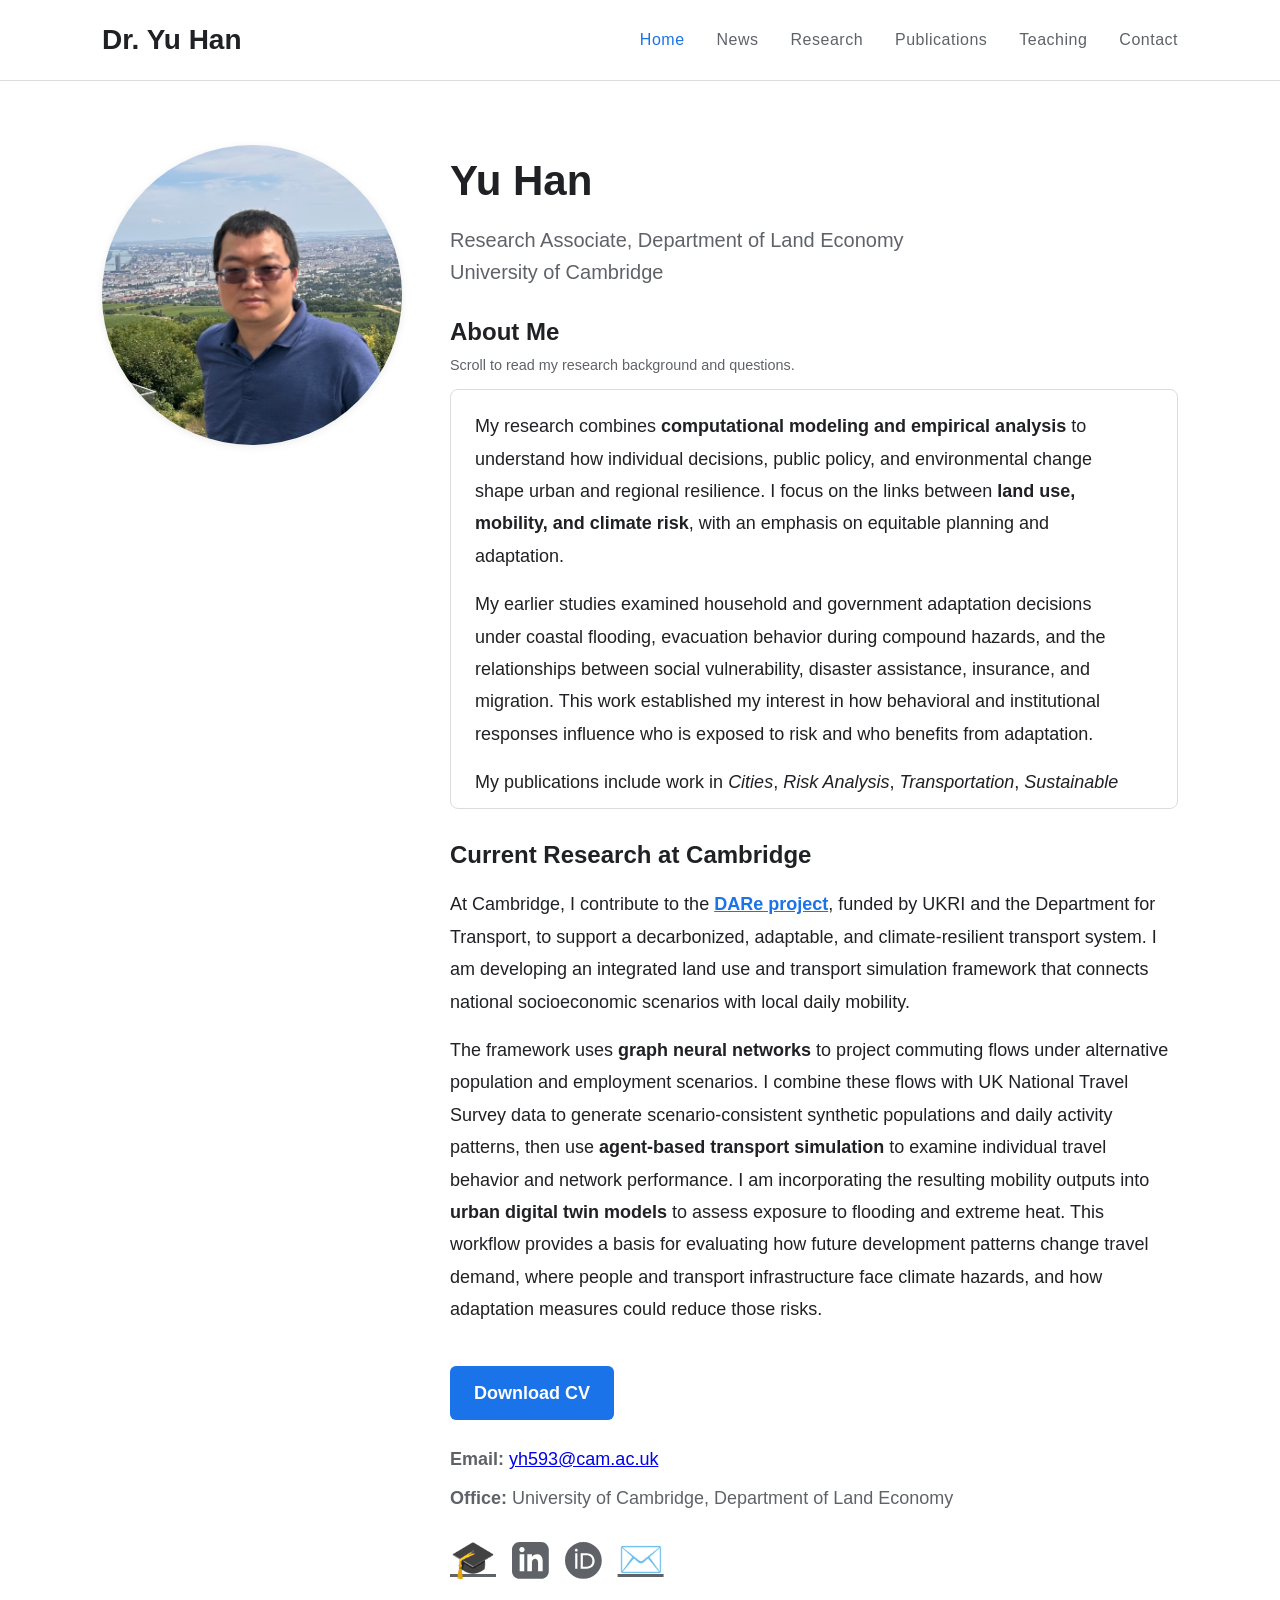
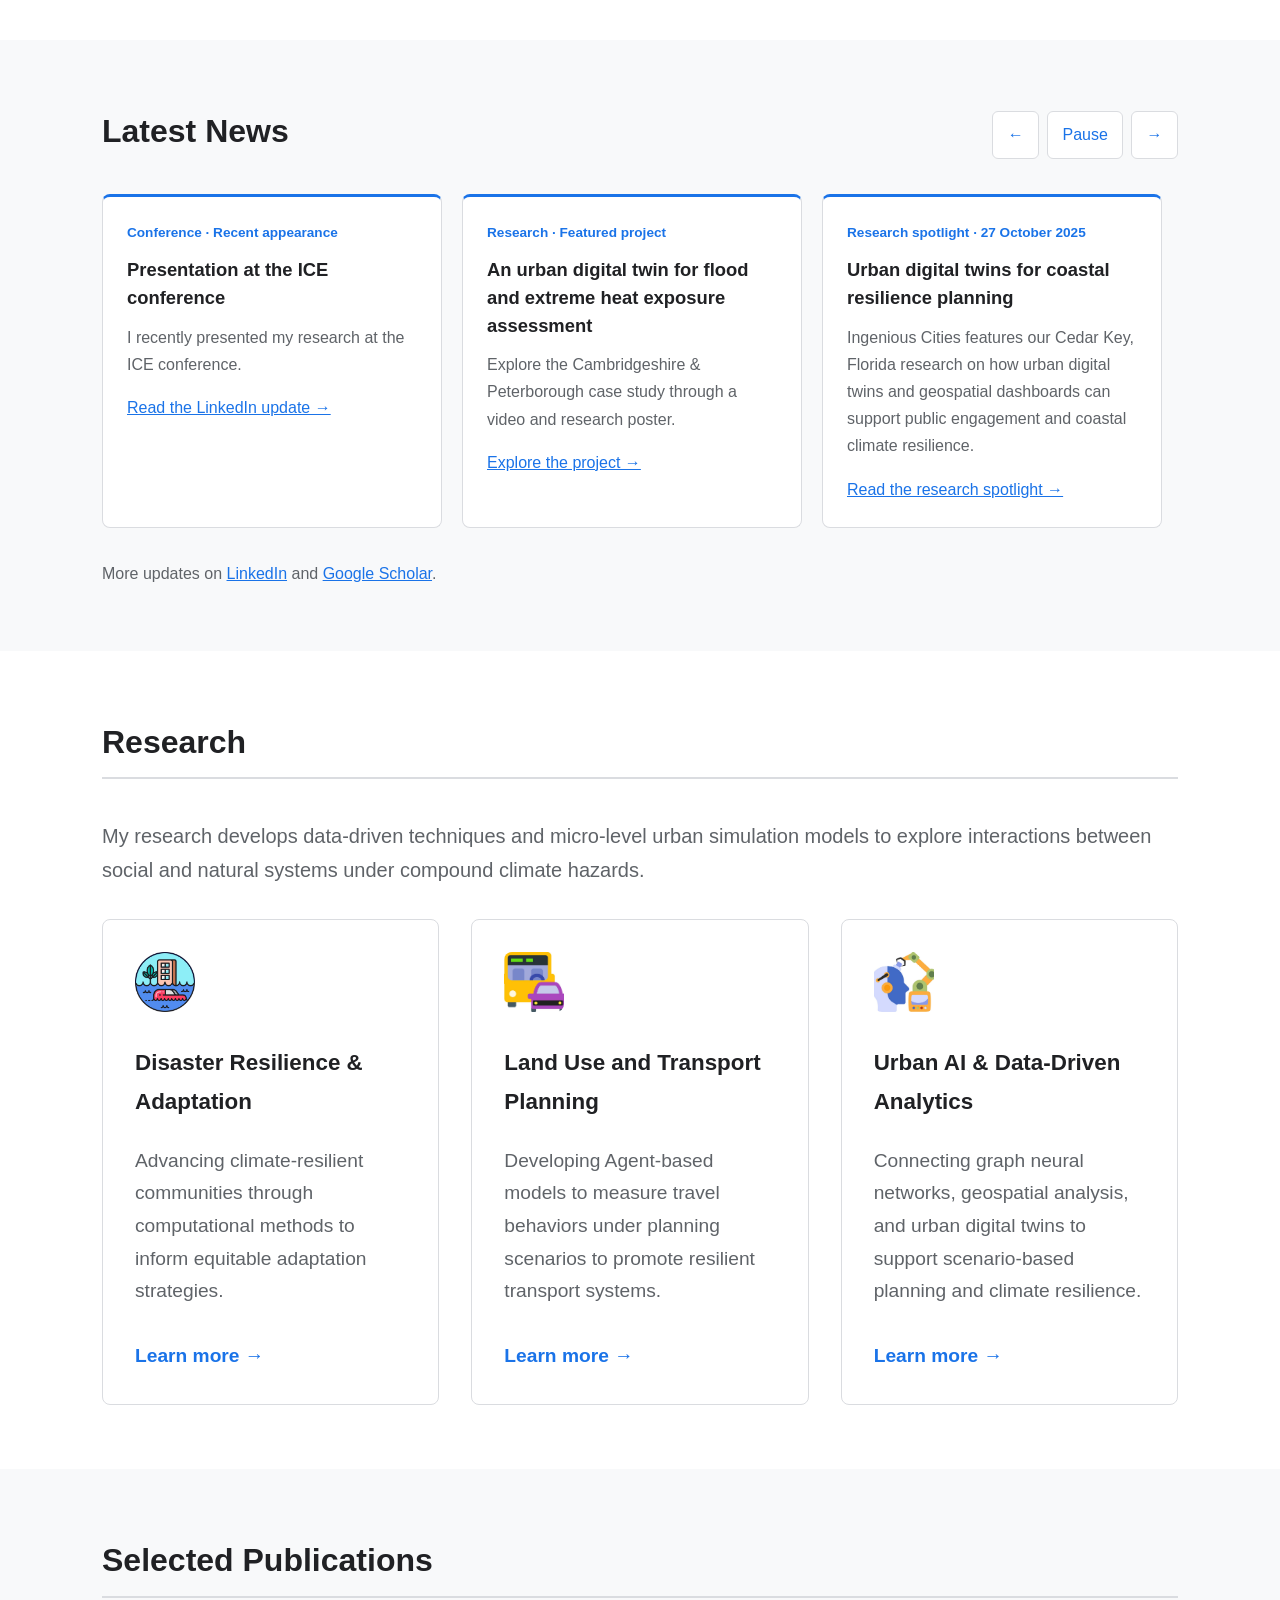
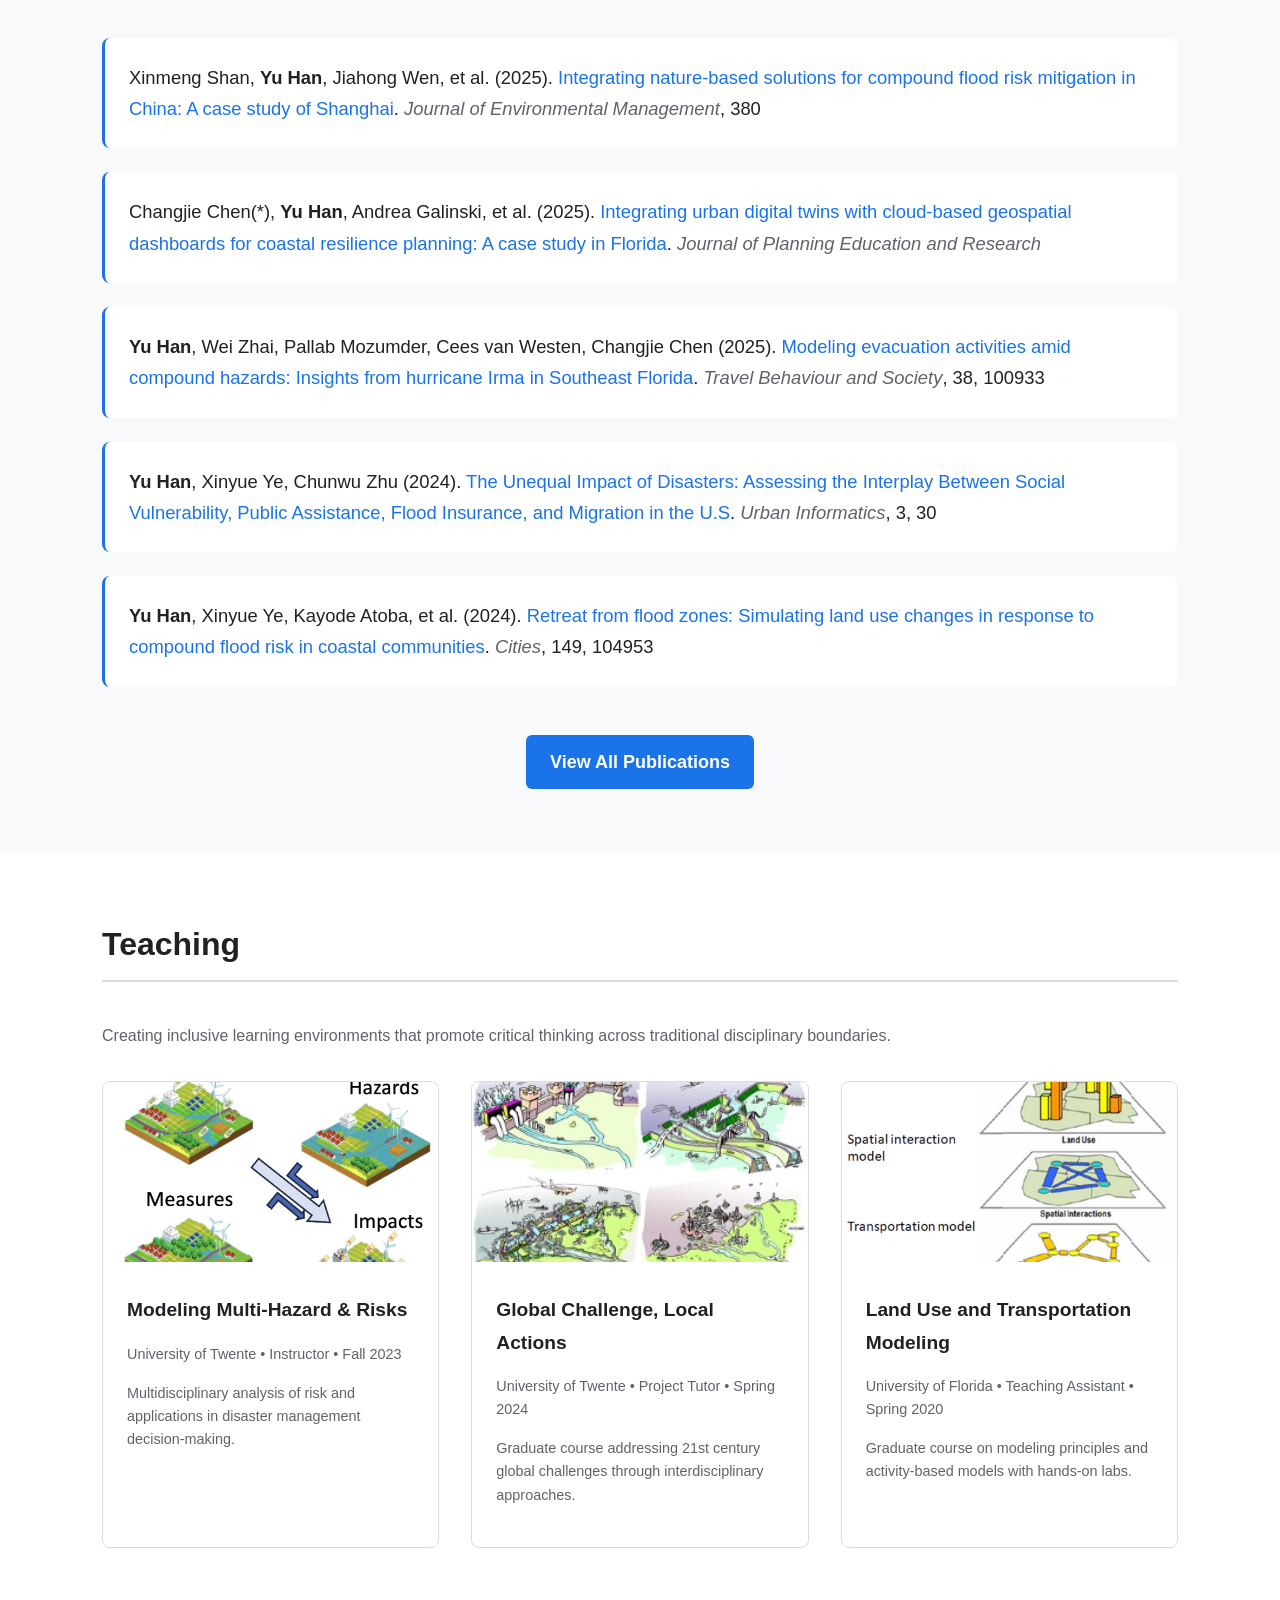
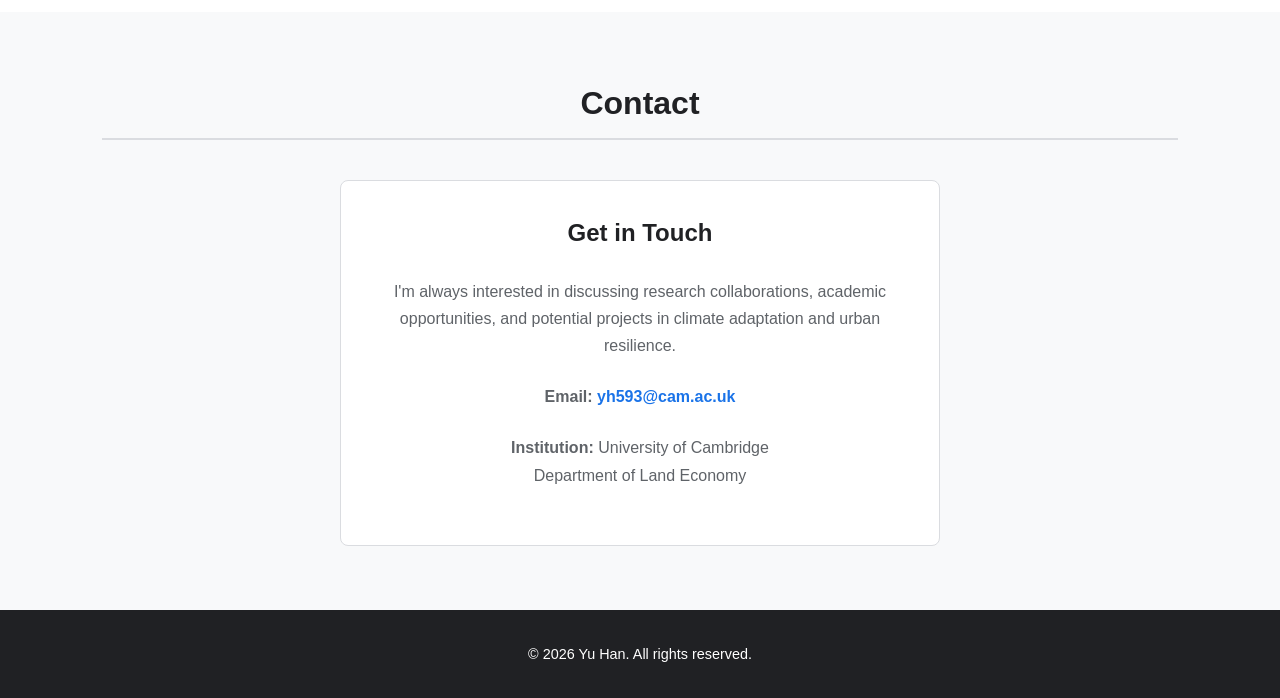
<file: index.html>
<!DOCTYPE html>
<html lang="en">
<head>
    <meta charset="UTF-8">
    <meta name="viewport" content="width=device-width, initial-scale=1.0">
    <meta name="description" content="Yu Han - Research Associate in Climate Adaptation & Transport Resilience at University of Cambridge">
    <title>Yu Han - Academic Portfolio</title>
    <style>
        * {
            margin: 0;
            padding: 0;
            box-sizing: border-box;
        }

        :root {
            /* Color System - Academic Purple Theme */
            --theme-color: #1a73e8;
            --theme-hover: #1557b0;
            --text-color: #202124;
            --text-secondary: #5f6368;
            --bg-color: #ffffff;
            --bg-secondary: #f8f9fa;
            --border-color: #dadce0;
            --shadow: 0 2px 8px rgba(0, 0, 0, 0.08);
            --shadow-hover: 0 4px 12px rgba(0, 0, 0, 0.12);
        }

        html {
            scroll-behavior: smooth;
        }

        body {
            font-family: -apple-system, BlinkMacSystemFont, 'Segoe UI', Roboto, Oxygen, Ubuntu, Cantarell, sans-serif;
            line-height: 1.7;
            color: var(--text-color);
            background-color: var(--bg-color);
            font-size: 16px;
        }

        /* Container System */
        .container {
            max-width: 1140px;
            margin: 0 auto;
            padding: 0 2rem;
        }

        @media (max-width: 1200px) {
            .container {
                max-width: 960px;
            }
        }

        @media (max-width: 992px) {
            .container {
                max-width: 720px;
            }
        }

        @media (max-width: 768px) {
            .container {
                max-width: 540px;
                padding: 0 1rem;
            }
        }

        /* Header - Sticky Navigation */
        header {
            position: sticky;
            top: 0;
            background: var(--bg-color);
            border-bottom: 1px solid var(--border-color);
            z-index: 1000;
            transition: box-shadow 0.3s ease;
        }

        header.scrolled {
            box-shadow: var(--shadow);
        }

        .nav-wrapper {
            display: flex;
            justify-content: space-between;
            align-items: center;
            padding: 1rem 0;
        }

        .logo {
            font-size: 28px;
            font-weight: 700;
            color: var(--text-color);
            text-decoration: none;
            transition: color 0.3s ease;
        }

        .logo:hover {
            color: var(--theme-color);
        }

        nav ul {
            display: flex;
            list-style: none;
            gap: 32px;
            margin: 0;
        }

        nav a {
            font-size: 16px;
            font-weight: 500;
            color: var(--text-secondary);
            text-decoration: none;
            transition: color 0.3s ease;
            letter-spacing: 0.5px;
        }

        nav a:hover,
        nav a.active {
            color: var(--theme-color);
        }

        .mobile-toggle {
            display: none;
            flex-direction: column;
            cursor: pointer;
            padding: 0.5rem;
        }

        .mobile-toggle span {
            width: 22px;
            height: 2px;
            background: var(--text-color);
            margin: 3px 0;
            transition: 0.3s;
        }

        /* Profile Section */
        .profile-section {
            padding: 4rem 0 3rem;
        }

        .profile-grid {
            display: grid;
            grid-template-columns: 300px 1fr;  /* Increased from 200px to 300px */
            gap: 3rem;
            align-items: start;
        }

        .profile-image {
            width: 300px;  /* Increased from 200px to 300px */
            height: 300px;  /* Increased from 200px to 300px */
            border-radius: 50%;
            object-fit: cover;
            box-shadow: var(--shadow);
        }

        .profile-content h1 {
            font-size: 42px;
            font-weight: 700;
            margin-bottom: 8px;
            color: var(--text-color);
        }

        .profile-subtitle {
            font-size: 20px;
            color: var(--text-secondary);
            margin-bottom: 24px;
            line-height: 1.6;
        }

        .profile-bio {
            font-size: 18px;
            color: var(--text-color);
            margin-bottom: 24px;
            line-height: 1.8;
        }

        .bio-scroll {
            max-height: 420px;
            overflow-y: scroll;
            scrollbar-gutter: stable;
            scrollbar-width: auto;
            scrollbar-color: var(--theme-color) var(--bg-secondary);
            padding: 1.25rem 1.5rem;
            border: 1px solid var(--border-color);
            border-radius: 8px;
            text-align: left;
        }

        .bio-scroll::-webkit-scrollbar { width: 10px; }
        .bio-scroll::-webkit-scrollbar-track { background: var(--bg-secondary); }
        .bio-scroll::-webkit-scrollbar-thumb { background: var(--theme-color); border-radius: 6px; }
        .bio-scroll p + p, .bio-scroll h3 { margin-top: 1rem; }
        .bio-scroll h3 { font-size: 1.1rem; line-height: 1.5; margin-bottom: .75rem; }
        .bio-scroll:focus-visible { outline: 3px solid var(--theme-color); outline-offset: 4px; }
        .bio-hint { font-size: .9rem; color: var(--text-secondary); margin-bottom: .75rem; }
        .current-research { text-align: left; }
        .current-research h2 { font-size: 1.5rem; margin-bottom: .75rem; }
        .current-research p + p { margin-top: 1rem; }
        .current-research a { color: var(--theme-color); }

        .contact-info {
            font-size: 18px;
            color: var(--text-secondary);
            margin-top: 24px;
        }

        .contact-info p {
            margin: 0.5rem 0;
        }

        .social-links {
            display: flex;
            gap: 1rem;
            margin-top: 1rem;
        }

        .social-links a {
            color: var(--text-secondary);
            font-size: 2.3rem;
            transition: color 0.3s ease;
            display: flex;
            align-items: center;
        }

        .social-links a:hover {
            color: var(--theme-color);
        }
        
        .social-links svg {
            width: 2.3rem;
            height: 2.3rem;
        }

        .btn-primary {
            display: inline-block;
            padding: 12px 24px;
            background: var(--theme-color);
            color: white;
            text-decoration: none;
            border-radius: 6px;
            font-weight: 600;
            font-size: 18px;
            transition: all 0.3s ease;
            margin-top: 16px;
        }

        .btn-primary:hover {
            background: var(--theme-hover);
            transform: translateY(-2px);
            box-shadow: var(--shadow-hover);
        }

        /* Section Styling */
        section {
            padding: 4rem 0;
        }

        section:nth-child(even) {
            background-color: var(--bg-secondary);
        }

        .section-title {
            font-size: 32px;
            font-weight: 700;
            margin-bottom: 40px;
            color: var(--text-color);
            padding-bottom: 8px;
            border-bottom: 2px solid var(--border-color);
        }

        /* Research Cards */
        .research-grid {
            display: grid;
            grid-template-columns: repeat(auto-fit, minmax(300px, 1fr));
            gap: 2rem;
            margin-top: 2rem;
        }

        .research-card {
            background: var(--bg-color);
            padding: 2rem;
            border-radius: 8px;
            border: 1px solid var(--border-color);
            transition: all 0.3s ease;
        }

        .research-card:hover {
            transform: translateY(-4px);
            box-shadow: var(--shadow-hover);
            border-color: var(--theme-color);
        }

        .research-icon {
            width: 60px;
            height: 60px;
            border-radius: 8px;
            object-fit: cover;
            margin-bottom: 1.5rem;
        }

        .research-card h3 {
            font-size: 1.4rem;
            font-weight: 600;
            margin-bottom: 1.5rem;
            color: var(--text-color);
        }

        .research-card p {
            font-size: 1.2rem;
            color: var(--text-secondary);
            line-height: 1.7;
            margin-bottom: 2rem;
        }

        .research-link {
            display: inline-block;
            color: var(--theme-color);
            text-decoration: none;
            font-weight: 600;
            font-size: 1.2rem;
            transition: all 0.3s ease;
        }

        .research-link:hover {
            color: var(--theme-hover);
            text-decoration: underline;
        }

        /* Publications List */
        .publication-list {
            list-style: none;
            margin-top: 2rem;
        }

        .publication-item {
            background: var(--bg-color);
            padding: 1.5rem;
            margin-bottom: 1.5rem;
            border-radius: 8px;
            border-left: 3px solid var(--theme-color);
            transition: all 0.3s ease;
        }

        .publication-item:hover {
            box-shadow: var(--shadow);
            transform: translateX(4px);
        }

        .publication-item p {
            font-size: 1.15rem;
            line-height: 1.7;
            margin: 0;
        }

        .publication-item strong {
            color: var(--text-color);
            font-weight: 600;
        }

        .publication-item a {
            color: var(--theme-color);
            text-decoration: none;
            transition: color 0.3s ease;
        }

        .publication-item a:hover {
            color: var(--theme-hover);
            text-decoration: underline;
        }

        .publication-item i {
            color: var(--text-secondary);
            font-style: italic;
        }

        .view-all {
            text-align: center;
            margin-top: 2rem;
        }

        /* Teaching Grid */
        .teaching-grid {
            display: grid;
            grid-template-columns: repeat(auto-fit, minmax(300px, 1fr));
            gap: 2rem;
            margin-top: 2rem;
        }

        .teaching-card {
            background: var(--bg-color);
            border-radius: 8px;
            overflow: hidden;
            border: 1px solid var(--border-color);
            transition: all 0.3s ease;
        }

        .teaching-card:hover {
            transform: translateY(-4px);
            box-shadow: var(--shadow-hover);
        }

        .teaching-card a {
            text-decoration: none;
            color: inherit;
            display: block;
        }

        .teaching-image {
            width: 100%;
            height: 180px;
            object-fit: cover;
        }

        .teaching-content {
            padding: 1.5rem;
        }

        .teaching-content h3 {
            font-size: 1.2rem;
            font-weight: 600;
            margin-bottom: 1rem;
            color: var(--text-color);
        }

        .teaching-meta {
            font-size: 0.85rem;
            color: var(--text-secondary);
            margin-bottom: 1.5rem;
            font-weight: 500;
        }

        .teaching-content p {
            font-size: 0.9rem;
            color: var(--text-secondary);
            line-height: 1.6;
            margin-bottom: 1rem;
        }

        /* Contact Section */
        .contact-box {
            max-width: 600px;
            margin: 0 auto;
            text-align: center;
            padding: 2rem;
            background: var(--bg-color);
            border-radius: 8px;
            border: 1px solid var(--border-color);
        }

        .contact-box h3 {
            font-size: 1.5rem;
            margin-bottom: 1.5rem;
            color: var(--text-color);
        }

        .contact-box p {
            font-size: 1rem;
            color: var(--text-secondary);
            line-height: 1.7;
            margin-bottom: 1.5rem;
        }

        .contact-box a {
            color: var(--theme-color);
            text-decoration: none;
            font-weight: 600;
            transition: color 0.3s ease;
        }

        .contact-box a:hover {
            color: var(--theme-hover);
            text-decoration: underline;
        }

        /* Footer */
        footer {
            background: var(--text-color);
            color: white;
            padding: 2rem 0;
            text-align: center;
        }

        footer p {
            margin: 0;
            font-size: 0.9rem;
        }

        /* Responsive Design */
        @media (max-width: 768px) {
            .profile-grid {
                grid-template-columns: 1fr;
                text-align: center;
                gap: 2rem;
            }

            .profile-image {
                margin: 0 auto;
            }

            nav ul {
                display: none;
                position: absolute;
                top: 100%;
                left: 0;
                right: 0;
                background: var(--bg-color);
                flex-direction: column;
                padding: 1rem;
                border-bottom: 1px solid var(--border-color);
                gap: 0;
            }

            nav ul.active {
                display: flex;
            }

            nav li {
                padding: 0.75rem 0;
            }

            .mobile-toggle {
                display: flex;
            }

            .profile-content h1 {
                font-size: 2rem;
            }

            section {
                padding: 3rem 0;
            }

            .research-grid,
            .teaching-grid {
                grid-template-columns: 1fr;
            }
        }

        /* Utility Classes */
        .text-center {
            text-align: center;
        }

        .mt-2 {
            margin-top: 2rem;
        }
    </style>
    <link rel="stylesheet" href="assets/news.css">
</head>
<body>
    <header id="header">
        <div class="container">
            <div class="nav-wrapper">
                <a href="#home" class="logo">Dr. Yu Han</a>
                <nav>
                    <ul id="nav-menu">
                        <li><a href="#home" class="active">Home</a></li>
                        <li><a href="#news">News</a></li>
                        <li><a href="#research">Research</a></li>
                        <li><a href="#publications">Publications</a></li>
                        <li><a href="#teaching">Teaching</a></li>
                        <li><a href="#contact">Contact</a></li>
                    </ul>
                </nav>
                <div class="mobile-toggle" id="mobile-toggle">
                    <span></span>
                    <span></span>
                    <span></span>
                </div>
            </div>
        </div>
    </header>

    <main>
        <!-- Profile Section -->
        <section id="home" class="profile-section">
            <div class="container">
                <div class="profile-grid">
                    <img src="images/Yu_1423.jpg" alt="Yu Han" class="profile-image">
                    <div class="profile-content">
                        <h1>Yu Han</h1>
                        <p class="profile-subtitle">Research Associate, Department of Land Economy<br>University of Cambridge</p> 
                        <h2 id="about-title">About Me</h2>
                        <p id="bio-hint" class="bio-hint">Scroll to read my research background and questions.</p>
                        <div class="profile-bio bio-scroll" tabindex="0" role="region" aria-labelledby="about-title" aria-describedby="bio-hint">
                            <p>My research combines <strong>computational modeling and empirical analysis</strong> to understand how individual decisions, public policy, and environmental change shape urban and regional resilience. I focus on the links between <strong>land use, mobility, and climate risk</strong>, with an emphasis on equitable planning and adaptation.</p>
                            <p>My earlier studies examined household and government adaptation decisions under coastal flooding, evacuation behavior during compound hazards, and the relationships between social vulnerability, disaster assistance, insurance, and migration. This work established my interest in how behavioral and institutional responses influence who is exposed to risk and who benefits from adaptation.</p>
                            <p>My publications include work in <em>Cities</em>, <em>Risk Analysis</em>, <em>Transportation</em>, <em>Sustainable Cities and Society</em>, and <em>Travel Behaviour and Society</em>. Research and teaching across the United States, China, the Netherlands, and the United Kingdom have shaped my interdisciplinary approach to collaboration across planning, engineering, and environmental science.</p>
                            <h3>Research Question 1: How can we integrate social–physical systems to identify actionable pathways for adaptation planning?</h3>
                            <p>I use <strong>agent-based models</strong> and spatial analysis to connect hazard exposure with household decisions and government interventions. By examining direct losses and indirect disruptions together, I investigate how adaptation strategies affect communities with different resources and vulnerabilities.</p>
                            <h3>Research Question 2: How can we integrate heterogeneous data, simulation, and AI to improve resilience planning under climate uncertainty?</h3>
                            <p>I explore how heterogeneous datasets, scenario analysis, and <strong>digital twin approaches</strong> can make complex interactions between social and physical systems more useful for planning. My aim is to communicate uncertainty, compare adaptation options, and support informed public engagement.</p>
                        </div>

                        <div class="profile-bio current-research">
                            <h2>Current Research at Cambridge</h2>
                            <p>At Cambridge, I contribute to the <strong><a href="https://dare.ac.uk/about-us/our-team/yu-han/" target="_blank" rel="noopener noreferrer">DARe project</a></strong>, funded by UKRI and the Department for Transport, to support a decarbonized, adaptable, and climate-resilient transport system. I am developing an integrated land use and transport simulation framework that connects national socioeconomic scenarios with local daily mobility.</p>
                            <p>The framework uses <strong>graph neural networks</strong> to project commuting flows under alternative population and employment scenarios. I combine these flows with UK National Travel Survey data to generate scenario-consistent synthetic populations and daily activity patterns, then use <strong>agent-based transport simulation</strong> to examine individual travel behavior and network performance. I am incorporating the resulting mobility outputs into <strong>urban digital twin models</strong> to assess exposure to flooding and extreme heat. This workflow provides a basis for evaluating how future development patterns change travel demand, where people and transport infrastructure face climate hazards, and how adaptation measures could reduce those risks.</p>
                        </div>

                        <a href="cv/CV_YuHan.pdf" class="btn-primary" download>Download CV</a>

                        <div class="contact-info">
                            <p><strong>Email:</strong> <a href="mailto:yh593@cam.ac.uk">yh593@cam.ac.uk</a></p>
                            <p><strong>Office:</strong> University of Cambridge, Department of Land Economy</p>
                        </div>

                        <div class="social-links">
                            <a href="https://scholar.google.com/citations?user=oy7GClQAAAAJ&hl=en" target="_blank" title="Google Scholar">🎓</a>
                            <a href="https://www.linkedin.com/in/yu-han-79998865/" target="_blank" title="LinkedIn">
                                <svg xmlns="http://www.w3.org/2000/svg" width="24" height="24" viewBox="0 0 24 24" fill="currentColor">
                                    <path d="M19 0h-14c-2.761 0-5 2.239-5 5v14c0 2.761 2.239 5 5 5h14c2.762 0 5-2.239 5-5v-14c0-2.761-2.238-5-5-5zm-11 19h-3v-11h3v11zm-1.5-12.268c-.966 0-1.75-.79-1.75-1.764s.784-1.764 1.75-1.764 1.75.79 1.75 1.764-.783 1.764-1.75 1.764zm13.5 12.268h-3v-5.604c0-3.368-4-3.113-4 0v5.604h-3v-11h3v1.765c1.396-2.586 7-2.777 7 2.476v6.759z"/>
                                </svg>
                            </a>
                            <a href="https://orcid.org/0000-0003-2361-9802" target="_blank" title="ORCID">
                                <svg xmlns="http://www.w3.org/2000/svg" width="24" height="24" viewBox="0 0 24 24" fill="currentColor">
                                    <path d="M12 0C5.372 0 0 5.372 0 12s5.372 12 12 12 12-5.372 12-12S18.628 0 12 0zM7.369 4.378c.525 0 .947.431.947.947s-.422.947-.947.947-.947-.431-.947-.947.422-.947.947-.947zm-.722 3.038h1.444v10.041H6.647V7.416zm3.562 0h3.9c3.712 0 5.203 2.725 5.203 5.022 0 2.687-1.888 5.019-5.237 5.019h-3.866V7.416zm1.444 1.303v7.444h2.297c3.278 0 3.9-2.459 3.9-3.722 0-2.047-1.159-3.722-3.9-3.722h-2.297z"/>
                                </svg>
                            </a>
                            <a href="mailto:yh593@cam.ac.uk" title="Email">✉️</a>
                        </div>
                    </div>
                </div>
            </div>
        </section>

        <!-- Curated news: add new cards here, newest first. -->
        <section id="news" class="news-section" aria-labelledby="news-title">
            <div class="container">
                <div class="news-heading">
                    <h2 id="news-title" class="section-title">Latest News</h2>
                    <div class="news-controls" aria-label="News scrolling controls">
                        <button type="button" data-news-direction="-1" aria-label="Previous news" aria-controls="news-track">←</button>
                        <button type="button" id="news-pause" aria-controls="news-track">Pause</button>
                        <button type="button" data-news-direction="1" aria-label="Next news" aria-controls="news-track">→</button>
                    </div>
                </div>
                <div id="news-track" class="news-track" tabindex="0" role="region" aria-label="Recent conferences, research, and publications">
                    <article class="news-card">
                        <p class="news-meta">Conference · Recent appearance</p>
                        <h3>Presentation at the ICE conference</h3>
                        <p>I recently presented my research at the ICE conference.</p>
                        <a href="https://www.linkedin.com/feed/update/urn:li:activity:7513261581267546112/" target="_blank" rel="noopener noreferrer">Read the LinkedIn update →</a>
                    </article>
                    <article class="news-card">
                        <p class="news-meta">Research · Featured project</p>
                        <h3>An urban digital twin for flood and extreme heat exposure assessment</h3>
                        <p>Explore the Cambridgeshire &amp; Peterborough case study through a video and research poster.</p>
                        <a href="urbanresilience.html#urban-digital-twin">Explore the project →</a>
                    </article>
                    <article class="news-card">
                        <p class="news-meta">Research spotlight · <time datetime="2025-10-27">27 October 2025</time></p>
                        <h3>Urban digital twins for coastal resilience planning</h3>
                        <p>Ingenious Cities features our Cedar Key, Florida research on how urban digital twins and geospatial dashboards can support public engagement and coastal climate resilience.</p>
                        <a href="https://journalper.substack.com/p/urban-digital-twins" target="_blank" rel="noopener noreferrer">Read the research spotlight →</a>
                    </article>
                    <article class="news-card">
                        <p class="news-meta">Publication · 2025</p>
                        <h3>Nature-based solutions for compound flood risk</h3>
                        <p>Our Shanghai case study examines compound flood risk mitigation in the Journal of Environmental Management.</p>
                        <a href="https://doi.org/10.1016/j.jenvman.2025.125155" target="_blank" rel="noopener noreferrer">Read the article →</a>
                    </article>
                </div>
                <p class="news-sources">More updates on <a href="https://www.linkedin.com/in/yu-han-79998865/" target="_blank" rel="noopener noreferrer">LinkedIn</a> and <a href="https://scholar.google.com/citations?user=oy7GClQAAAAJ&amp;hl=en" target="_blank" rel="noopener noreferrer">Google Scholar</a>.</p>
            </div>
        </section>

        <!-- Research Section -->
        <section id="research">
            <div class="container">
                <h2 class="section-title">Research</h2>
                <p style="color: var(--text-secondary); margin-bottom: 32px; font-size: 20px; line-height: 1.7;">My research develops data-driven techniques and micro-level urban simulation models to explore interactions between social and natural systems under compound climate hazards.</p>
                
                <div class="research-grid">
                    <div class="research-card">
                        <img src="images/pics/Flood.jpg" alt="Disaster Resilience" class="research-icon">
                        <h3>Disaster Resilience & Adaptation</h3>
                        <p>Advancing climate-resilient communities through computational methods to inform equitable adaptation strategies.</p>
                        <a href="adaptation.html" class="research-link">Learn more →</a>
                    </div>
                    
                    <div class="research-card">
                        <img src="images/pics/Transportation.jpg" alt="Transport Systems" class="research-icon">
                        <h3>Land Use and Transport Planning</h3>
                        <p>Developing Agent-based models to measure travel behaviors under planning scenarios to promote resilient transport systems.</p>
                        <a href="urbanresilience.html" class="research-link">Learn more →</a>
                    </div>
                    
                    <div class="research-card">
                        <img src="images/pics/AI.jpg" alt="Data Analytics" class="research-icon">
                        <h3>Urban AI &amp; Data-Driven Analytics</h3>
                        <p>Connecting graph neural networks, geospatial analysis, and urban digital twins to support scenario-based planning and climate resilience.</p>
                        <a href="datadrivenrisk.html" class="research-link">Learn more →</a>
                    </div>
                </div>
            </div>
        </section>

        <!-- Publications Section -->
        <section id="publications">
            <div class="container">
                <h2 class="section-title">Selected Publications</h2>
                
                <ul class="publication-list">
                    <li class="publication-item">
                        <p>Xinmeng Shan, <strong>Yu Han</strong>, Jiahong Wen, et al. (2025). <a href="https://doi.org/10.1016/j.jenvman.2025.125155">Integrating nature-based solutions for compound flood risk mitigation in China: A case study of Shanghai</a>. <i>Journal of Environmental Management</i>, 380</p>
                    </li>

                    <li class="publication-item">
                        <p>Changjie Chen(*), <strong>Yu Han</strong>, Andrea Galinski, et al. (2025). <a href="https://doi.org/10.1177/0739456X251316185">Integrating urban digital twins with cloud-based geospatial dashboards for coastal resilience planning: A case study in Florida</a>. <i>Journal of Planning Education and Research</i></p>
                    </li>

                    <li class="publication-item">
                        <p><strong>Yu Han</strong>, Wei Zhai, Pallab Mozumder, Cees van Westen, Changjie Chen (2025). <a href="https://doi.org/10.1016/j.tbs.2024.100933">Modeling evacuation activities amid compound hazards: Insights from hurricane Irma in Southeast Florida</a>. <i>Travel Behaviour and Society</i>, 38, 100933</p>
                    </li>

                    <li class="publication-item">
                        <p><strong>Yu Han</strong>, Xinyue Ye, Chunwu Zhu (2024). <a href="https://link.springer.com/article/10.1007/s44212-024-00061-9">The Unequal Impact of Disasters: Assessing the Interplay Between Social Vulnerability, Public Assistance, Flood Insurance, and Migration in the U.S</a>. <i>Urban Informatics</i>, 3, 30</p>
                    </li>

                    <li class="publication-item">
                        <p><strong>Yu Han</strong>, Xinyue Ye, Kayode Atoba, et al. (2024). <a href="https://doi.org/10.1016/j.cities.2024.104953">Retreat from flood zones: Simulating land use changes in response to compound flood risk in coastal communities</a>. <i>Cities</i>, 149, 104953</p>
                    </li>
                </ul>

                <div class="view-all">
                    <a href="https://scholar.google.com/citations?user=oy7GClQAAAAJ&hl=en" class="btn-primary" target="_blank">View All Publications</a>
                </div>
            </div>
        </section>

        <!-- Teaching Section -->
        <section id="teaching">
            <div class="container">
                <h2 class="section-title">Teaching</h2>
                <p style="color: var(--text-secondary); margin-bottom: 2rem;">Creating inclusive learning environments that promote critical thinking across traditional disciplinary boundaries.</p>
                
                <div class="teaching-grid">
                    <div class="teaching-card">
                        <a href="teachexperience.html#disaster-risk-management">
                            <img src="images/course1.jpg" alt="Disaster Risk Management" class="teaching-image">
                            <div class="teaching-content">
                                <h3>Modeling Multi-Hazard &amp; Risks</h3>
                                <p class="teaching-meta">University of Twente • Instructor • Fall 2023</p>
                                <p>Multidisciplinary analysis of risk and applications in disaster management decision-making.</p>
                            </div>
                        </a>
                    </div>

                    <div class="teaching-card">
                        <a href="teachexperience.html#global-challenge-local-actions">
                            <img src="images/course2.jpg" alt="Global Challenges" class="teaching-image">
                            <div class="teaching-content">
                                <h3>Global Challenge, Local Actions</h3>
                                <p class="teaching-meta">University of Twente • Project Tutor • Spring 2024</p>
                                <p>Graduate course addressing 21st century global challenges through interdisciplinary approaches.</p>
                            </div>
                        </a>
                    </div>

                    <div class="teaching-card">
                        <a href="teachexperience.html#land-use-transportation-modeling">
                            <img src="images/course3-2.jpg" alt="Transportation Modeling" class="teaching-image">
                            <div class="teaching-content">
                                <h3>Land Use and Transportation Modeling</h3>
                                <p class="teaching-meta">University of Florida • Teaching Assistant • Spring 2020</p>
                                <p>Graduate course on modeling principles and activity-based models with hands-on labs.</p>
                            </div>
                        </a>
                    </div>
                </div>
            </div>
        </section>

        <!-- Contact Section -->
        <section id="contact">
            <div class="container">
                <h2 class="section-title text-center">Contact</h2>
                <div class="contact-box">
                    <h3>Get in Touch</h3>
                    <p>I'm always interested in discussing research collaborations, academic opportunities, and potential projects in climate adaptation and urban resilience.</p>
                    <p><strong>Email:</strong> <a href="mailto:yh593@cam.ac.uk">yh593@cam.ac.uk</a></p>
                    <p><strong>Institution:</strong> University of Cambridge<br>Department of Land Economy</p>
                </div>
            </div>
        </section>
    </main>

    <footer>
        <div class="container">
            <p>&copy; 2026 Yu Han. All rights reserved.</p>
        </div>
    </footer>

    <script>
        // Mobile menu toggle
        const mobileToggle = document.getElementById('mobile-toggle');
        const navMenu = document.getElementById('nav-menu');

        mobileToggle.addEventListener('click', () => {
            navMenu.classList.toggle('active');
        });

        // Close mobile menu when clicking a link
        document.querySelectorAll('nav a').forEach(link => {
            link.addEventListener('click', () => {
                navMenu.classList.remove('active');
            });
        });

        // Active navigation on scroll
        const sections = document.querySelectorAll('section[id]');
        const navLinks = document.querySelectorAll('nav a');

        window.addEventListener('scroll', () => {
            let current = '';
            
            sections.forEach(section => {
                const sectionTop = section.offsetTop;
                const sectionHeight = section.clientHeight;
                if (scrollY >= (sectionTop - 200)) {
                    current = section.getAttribute('id');
                }
            });

            navLinks.forEach(link => {
                link.classList.remove('active');
                if (link.getAttribute('href') === '#' + current) {
                    link.classList.add('active');
                }
            });

            // Add shadow to header on scroll
            const header = document.getElementById('header');
            if (window.scrollY > 0) {
                header.classList.add('scrolled');
            } else {
                header.classList.remove('scrolled');
            }
        });
    </script>
    <script src="assets/news.js" defer></script>
</body>
</html>
</file>
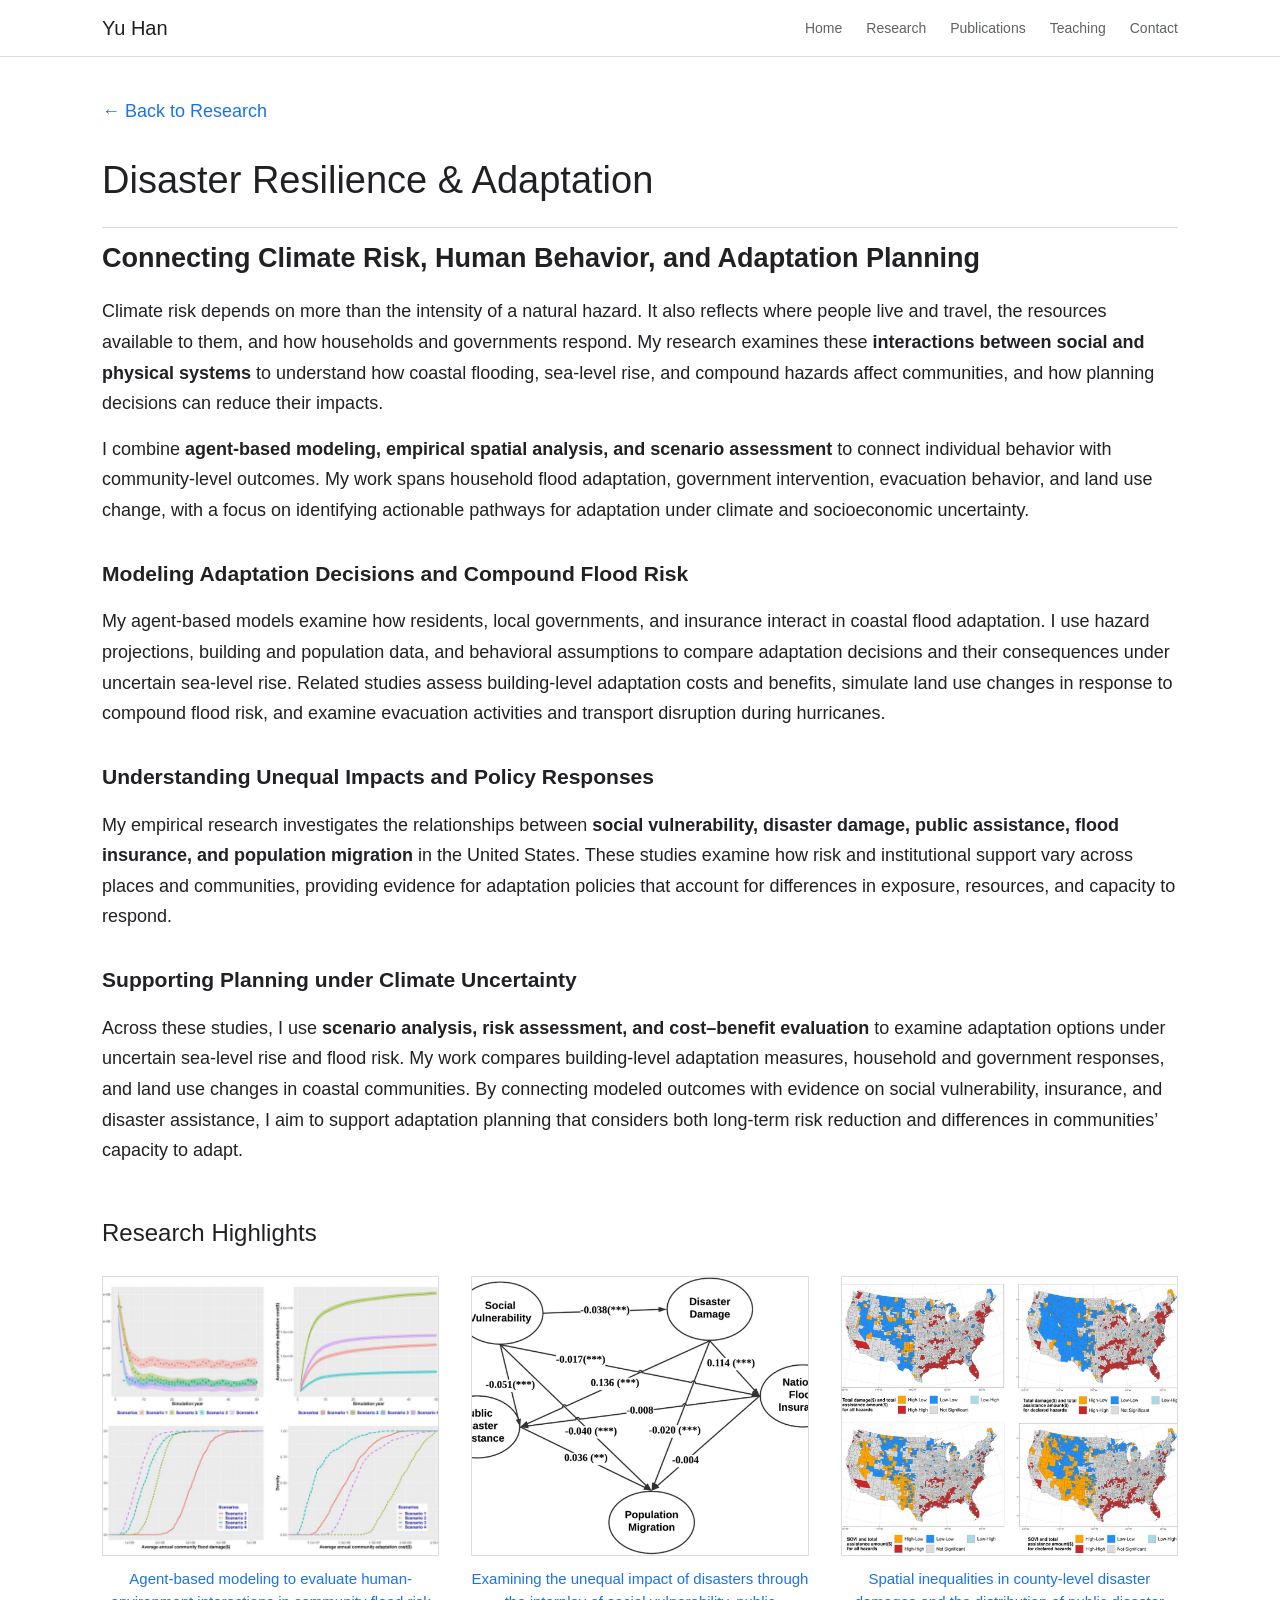
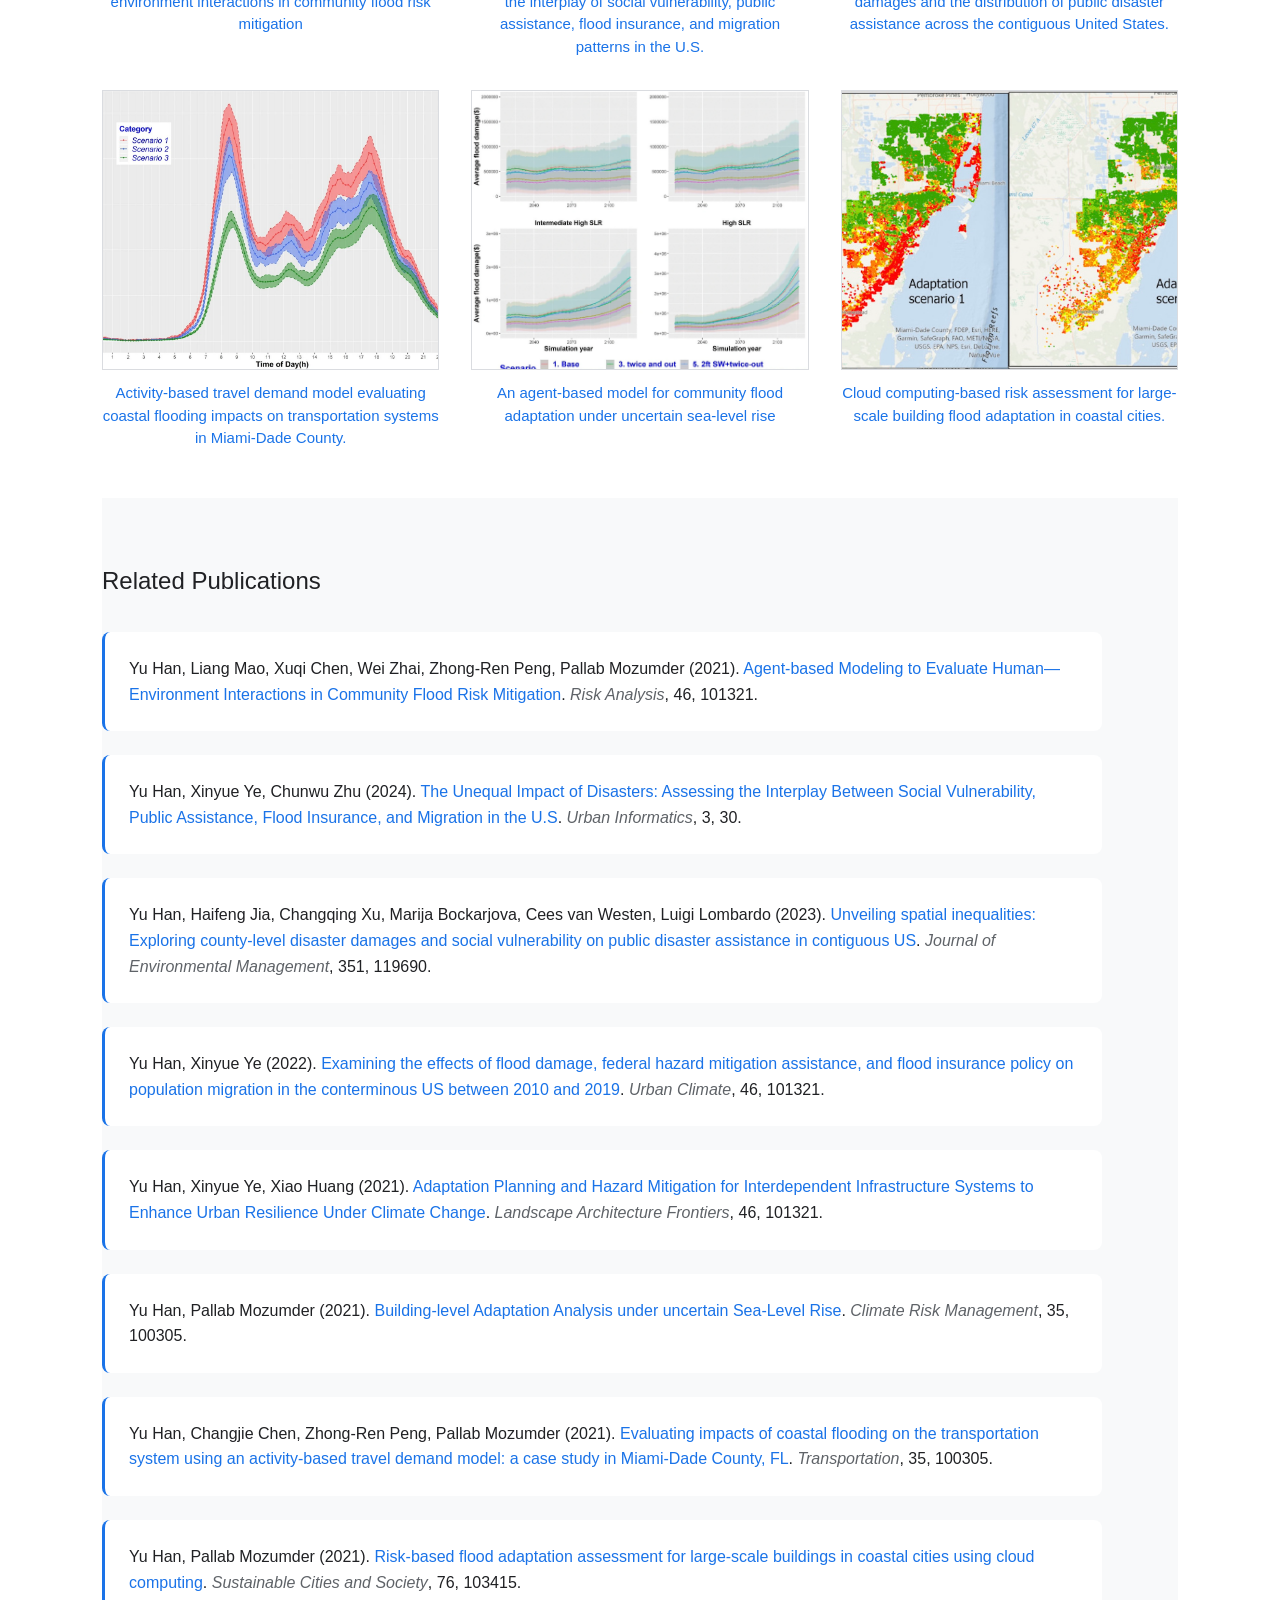
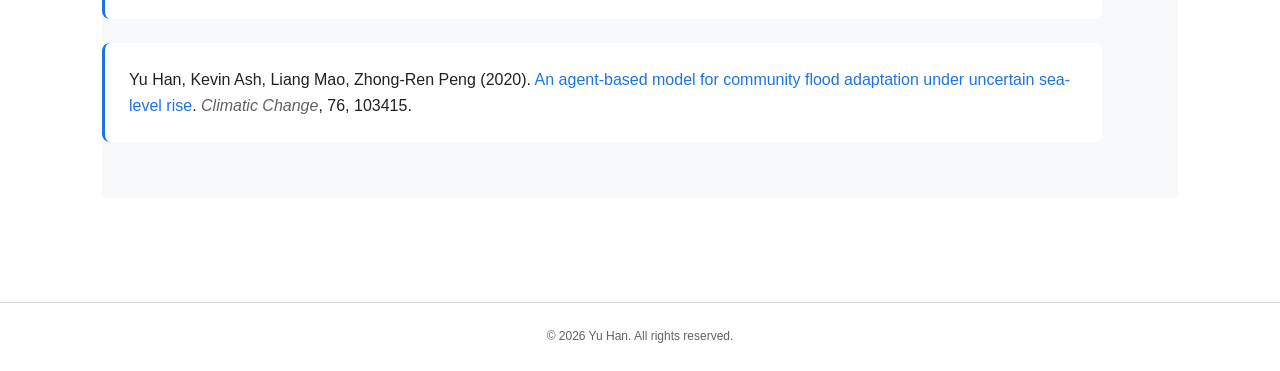
<file: adaptation.html>
<!DOCTYPE html>
<html lang="en">
<head>
    <meta charset="UTF-8">
    <meta name="viewport" content="width=device-width, initial-scale=1.0">
    <meta name="description" content="Climate Adaptation & Hazard Mitigation Planning - Yu Han's Research">
    <title>Disaster Resilience & Adaptation - Yu Han</title>
    <style>
        * {
            margin: 0;
            padding: 0;
            box-sizing: border-box;
        }

        :root {
            --theme-color: #1a73e8;
            --theme-hover: #1557b0;
            --text-color: #202124;
            --text-secondary: #5f6368;
            --bg-color: #ffffff;
            --bg-secondary: #f8f9fa;
            --border-color: #dadce0;
        }

        html {
            scroll-behavior: smooth;
        }

        body {
            font-family: 'Roboto', Arial, sans-serif;
            line-height: 1.6;
            color: var(--text-color);
            background-color: var(--bg-color);
            font-size: 16px;
        }

        /* Container System */
        .container {
            max-width: 1140px;
            margin: 0 auto;
            padding: 0 2rem;
        }

        @media (max-width: 1200px) {
            .container { max-width: 960px; }
        }

        @media (max-width: 992px) {
            .container { max-width: 720px; }
        }

        @media (max-width: 768px) {
            .container {
                max-width: 540px;
                padding: 0 1rem;
            }
        }

        /* Header - Simple Top Bar */
        header {
            background: var(--bg-color);
            border-bottom: 1px solid var(--border-color);
            padding: 12px 0;
        }

        .nav-wrapper {
            display: flex;
            justify-content: space-between;
            align-items: center;
        }

        .logo {
            font-size: 20px;
            font-weight: 500;
            color: var(--text-color);
            text-decoration: none;
        }

        nav ul {
            display: flex;
            list-style: none;
            gap: 24px;
            margin: 0;
        }

        nav a {
            font-size: 14px;
            color: var(--text-secondary);
            text-decoration: none;
            transition: color 0.2s ease;
        }

        nav a:hover {
            color: var(--theme-color);
        }

        .mobile-toggle {
            display: none;
            flex-direction: column;
            cursor: pointer;
            padding: 8px;
        }

        .mobile-toggle span {
            width: 20px;
            height: 2px;
            background: var(--text-color);
            margin: 2px 0;
            transition: 0.3s;
        }

        /* Main Content */
        main {
            padding: 40px 0;
        }

        /* Page Title */
        .page-title {
            font-size: 38px;
            font-weight: 400;
            color: var(--text-color);
            margin-bottom: 8px;
            padding-bottom: 16px;
            border-bottom: 1px solid var(--border-color);
        }

        /* Back Link */
        .back-link {
            display: inline-block;
            font-size: 18px;
            color: var(--theme-color);
            text-decoration: none;
            margin-bottom: 24px;
            transition: color 0.2s ease;
        }

        .back-link:hover {
            color: var(--theme-hover);
            text-decoration: underline;
        }

        /* Research Overview Section */
        .research-overview {
            margin-bottom: 48px;
        }

        .section-heading {
            font-size: 24px;
            font-weight: 500;
            color: var(--text-color);
            margin-bottom: 16px;
            margin-top: 32px;
        }

        .content-text {
            font-size: 18px;
            line-height: 1.7;
            color: var(--text-color);
            margin-bottom: 16px;
        }

        .content-text p {
            margin-bottom: 16px;
        }

        /* Image */
        .research-image {
            width: 100%;
            max-width: 800px;
            height: auto;
            border: 1px solid var(--border-color);
            margin: 24px 0;
            display: block;
        }

        /* Research Gallery */
        .research-gallery {
            margin: 48px 0;
        }

        .gallery-grid {
            display: grid;
            grid-template-columns: repeat(3, 1fr);
            gap: 32px;
            margin-top: 24px;
        }

        .gallery-item {
            display: flex;
            flex-direction: column;
        }

        .gallery-item img {
            width: 100%;
            height: 280px;
            object-fit: cover;
            object-position: center;
            border: 1px solid var(--border-color);
            transition: transform 0.2s ease, box-shadow 0.2s ease;
        }

        .gallery-item img:hover {
            transform: translateY(-2px);
            box-shadow: 0 4px 12px rgba(0, 0, 0, 0.1);
        }

        .gallery-caption {
            margin-top: 12px;
            font-size: 15px;
            line-height: 1.5;
            color: var(--text-secondary);
            text-align: center;
        }

        .gallery-caption a {
            color: var(--theme-color);
            text-decoration: none;
            transition: color 0.2s ease;
        }

        .gallery-caption a:hover {
            color: var(--theme-hover);
            text-decoration: underline;
        }

        /* Publications Section */
        .publications-section {
            padding: 2rem 0;
            margin-top: 32px;
            background-color: var(--bg-secondary);
        }

        .publication-list {
            list-style: none;
            max-width: 1000px;
            margin: 2rem 0 0;
        }

        .publication-item {
            background: var(--bg-color);
            padding: 1.5rem;
            margin-bottom: 1.5rem;
            border-radius: 8px;
            border-left: 3px solid var(--theme-color);
            transition: all 0.3s ease;
        }

        .publication-item:hover {
            box-shadow: var(--shadow);
            transform: translateX(4px);
        }

        .publication-item p {
            font-size: 16px;
            line-height: 1.6;
            color: var(--text-color);
            margin: 0;
        }

        .publication-item strong {
            font-weight: 500;
        }

        .publication-item a {
            color: var(--theme-color);
            text-decoration: none;
            transition: color 0.2s ease;
        }

        .publication-item a:hover {
            color: var(--theme-hover);
            text-decoration: underline;
        }

        .publication-item i {
            color: var(--text-secondary);
            font-style: italic;
        }

        /* Highlight Box */
        .highlight-box {
            background-color: var(--bg-secondary);
            border-left: 4px solid var(--theme-color);
            padding: 16px 20px;
            margin: 24px 0;
        }

        .highlight-box p {
            margin: 0;
            font-size: 14px;
            line-height: 1.6;
        }

        /* Footer */
        footer {
            border-top: 1px solid var(--border-color);
            margin-top: 64px;
            padding: 24px 0;
            text-align: center;
        }

        footer p {
            margin: 0;
            font-size: 12px;
            color: var(--text-secondary);
        }
        /* Responsive Design */
        @media (max-width: 992px) {
            .gallery-grid {
                grid-template-columns: repeat(2, 1fr);
                gap: 24px;
            }
        }

        /* Responsive Design */
        @media (max-width: 768px) {
            .container {
                padding: 0 16px;
            }

            nav ul {
                display: none;
                position: absolute;
                top: 100%;
                left: 0;
                right: 0;
                background: var(--bg-color);
                flex-direction: column;
                padding: 16px;
                border-bottom: 1px solid var(--border-color);
                gap: 0;
            }

            nav ul.active {
                display: flex;
            }

            nav li {
                padding: 12px 0;
            }

            .mobile-toggle {
                display: flex;
            }

            .page-title {
                font-size: 24px;
            }

            .section-heading {
                font-size: 18px;
            }

            main {
                padding: 24px 0;
            }

            .gallery-grid {
                grid-template-columns: 1fr;
                gap: 24px;
            }
        }
    </style>
</head>
<body>
    <header id="header">
        <div class="container">
            <div class="nav-wrapper">
                <a href="index.html" class="logo">Yu Han</a>
                <nav>
                    <ul id="nav-menu">
                        <li><a href="index.html">Home</a></li>
                        <li><a href="index.html#research">Research</a></li>
                        <li><a href="index.html#publications">Publications</a></li>
                        <li><a href="index.html#teaching">Teaching</a></li>
                        <li><a href="index.html#contact">Contact</a></li>
                    </ul>
                </nav>
                <div class="mobile-toggle" id="mobile-toggle">
                    <span></span>
                    <span></span>
                    <span></span>
                </div>
            </div>
        </div>
    </header>

    <main>
        <div class="container">
            <a href="index.html#research" class="back-link">← Back to Research</a>
            
            <h1 class="page-title">Disaster Resilience & Adaptation</h1>

            <!-- Research Overview -->
            <section class="research-overview">
                <div class="content-text">
                    <h2>Connecting Climate Risk, Human Behavior, and Adaptation Planning</h2>

                    <p style="margin: 15px 0;">
                        Climate risk depends on more than the intensity of a natural hazard. It also reflects where people live and travel, the resources available to them, and how households and governments respond. My research examines these <strong>interactions between social and physical systems</strong> to understand how coastal flooding, sea-level rise, and compound hazards affect communities, and how planning decisions can reduce their impacts.
                    </p>
                    <p style="margin: 15px 0;">
                        I combine <strong>agent-based modeling, empirical spatial analysis, and scenario assessment</strong> to connect individual behavior with community-level outcomes. My work spans household flood adaptation, government intervention, evacuation behavior, and land use change, with a focus on identifying actionable pathways for adaptation under climate and socioeconomic uncertainty.
                    </p>

                    <h3 style="margin-top: 30px; margin-bottom: 15px;">Modeling Adaptation Decisions and Compound Flood Risk</h3>
                    <p style="margin: 15px 0;">
                        My agent-based models examine how residents, local governments, and insurance interact in coastal flood adaptation. I use hazard projections, building and population data, and behavioral assumptions to compare adaptation decisions and their consequences under uncertain sea-level rise. Related studies assess building-level adaptation costs and benefits, simulate land use changes in response to compound flood risk, and examine evacuation activities and transport disruption during hurricanes.
                    </p>

                    <h3 style="margin-top: 30px; margin-bottom: 15px;">Understanding Unequal Impacts and Policy Responses</h3>
                    <p style="margin: 15px 0;">
                        My empirical research investigates the relationships between <strong>social vulnerability, disaster damage, public assistance, flood insurance, and population migration</strong> in the United States. These studies examine how risk and institutional support vary across places and communities, providing evidence for adaptation policies that account for differences in exposure, resources, and capacity to respond.
                    </p>

                    <h3 style="margin-top: 30px; margin-bottom: 15px;">Supporting Planning under Climate Uncertainty</h3>
                    <p style="margin: 15px 0;">
                        Across these studies, I use <strong>scenario analysis, risk assessment, and cost–benefit evaluation</strong> to examine adaptation options under uncertain sea-level rise and flood risk. My work compares building-level adaptation measures, household and government responses, and land use changes in coastal communities. By connecting modeled outcomes with evidence on social vulnerability, insurance, and disaster assistance, I aim to support adaptation planning that considers both long-term risk reduction and differences in communities’ capacity to adapt.
                    </p>
                </div>

                <!-- <img src="images/research1.jpg" alt="Systemic Risk Research" class="research-image"> -->
            </section>

            <!-- Research Highlights Gallery -->
            <section class="research-gallery">
                <h2 class="section-heading">Research Highlights</h2>
                
                <div class="gallery-grid">
                    

                    <div class="gallery-item">
                        <img src="images/gallery/figure3_datadriven.jpg" alt="Agent-based Modeling">
                        <p class="gallery-caption">
                            <a href="https://doi.org/10.1111/risa.13854" target="_blank">Agent-based modeling to evaluate human-environment interactions in community flood risk mitigation</a>
                        </p>
                    </div>

                    <div class="gallery-item">
                        <img src="images/gallery/figure2_adaptation.jpg" alt="Social Inequality in Disaster Response">
                        <p class="gallery-caption">
                            <a href="https://link.springer.com/article/10.1007/s44212-024-00061-9" target="_blank">Examining the unequal impact of disasters through the interplay of social vulnerability, public assistance, flood insurance, and migration patterns in the U.S.</a>
                        </p>
                    </div>

                    <div class="gallery-item">
                        <img src="images/gallery/figure3_adaptation.jpg" alt="Spatial Inequalities in Disaster Assistance">
                        <p class="gallery-caption">
                            <a href="https://doi.org/10.1016/j.jenvman.2023.119690" target="_blank">Spatial inequalities in county-level disaster damages and the distribution of public disaster assistance across the contiguous United States.</a>
                        </p>
                    </div>

                    <div class="gallery-item">
                        <img src="images/gallery/figure4_adaptation.jpg" alt="Impacts of Storm Surge Flooding on Transportation System">
                        <p class="gallery-caption">
                            <a href="https://doi.org/10.1007/s11116-021-10172-w" target="_blank">Activity-based travel demand model evaluating coastal flooding impacts on transportation systems in Miami-Dade County.</a>
                        </p>
                    </div>

                    <div class="gallery-item">
                        <img src="images/gallery/figure5_adaptation.jpg" alt="Uncertain Sea-Level Rise and Community Flood Adaptation">
                        <p class="gallery-caption">
                            <a href="https://link.springer.com/article/10.1007/s10584-020-02802-6" target="_blank">An agent-based model for community flood adaptation under uncertain sea-level rise</a>
                        </p>
                    </div>

                    <div class="gallery-item">
                        <img src="images/gallery/figure6_adaptation.jpg" alt="Building-Level Adaptation">
                        <p class="gallery-caption">
                            <a href="https://www.sciencedirect.com/science/article/pii/S2210670721006880" target="_blank">Cloud computing-based risk assessment for large-scale building flood adaptation in coastal cities.</a>
                        </p>
                    </div>

                </div>
            </section>

            <!-- Publications Section -->
            <section class="publications-section">
                <h2 class="section-heading">Related Publications</h2>
                
                <ul class="publication-list">

                    <li class="publication-item">
                        <p><strong>Yu Han</strong>, Liang Mao, Xuqi Chen, Wei Zhai, Zhong-Ren Peng, Pallab Mozumder (2021). <a href="https://onlinelibrary.wiley.com/doi/10.1111/risa.13854">Agent-based Modeling to Evaluate Human—Environment Interactions in Community Flood Risk Mitigation</a>. <i>Risk Analysis</i>, 46, 101321.</p>
                    </li>

                    <li class="publication-item">
                        <p><strong>Yu Han</strong>, Xinyue Ye, Chunwu Zhu (2024). <a href="https://link.springer.com/article/10.1007/s44212-024-00061-9">The Unequal Impact of Disasters: Assessing the Interplay Between Social Vulnerability, Public Assistance, Flood Insurance, and Migration in the U.S</a>. <i>Urban Informatics</i>, 3, 30.</p>
                    </li>

                    <li class="publication-item">
                        <p><strong>Yu Han</strong>, Haifeng Jia, Changqing Xu, Marija Bockarjova, Cees van Westen, Luigi Lombardo (2023). <a href="https://doi.org/10.1016/j.jenvman.2023.119690">Unveiling spatial inequalities: Exploring county-level disaster damages and social vulnerability on public disaster assistance in contiguous US</a>. <i>Journal of Environmental Management</i>, 351, 119690.</p>
                    </li>

                    <li class="publication-item">
                        <p><strong>Yu Han</strong>, Xinyue Ye (2022). <a href="https://doi.org/10.1016/j.uclim.2022.101321">Examining the effects of flood damage, federal hazard mitigation assistance, and flood insurance policy on population migration in the conterminous US between 2010 and 2019</a>. <i>Urban Climate</i>, 46, 101321.</p>
                    </li>

                    <li class="publication-item">
                        <p><strong>Yu Han</strong>, Xinyue Ye, Xiao Huang (2021). <a href="https://journal.hep.com.cn/laf/EN/10.15302/J-LAF-1-030031">Adaptation Planning and Hazard Mitigation for Interdependent Infrastructure Systems to Enhance Urban Resilience Under Climate Change</a>. <i>Landscape Architecture Frontiers</i>, 46, 101321.</p>
                    </li>

                    <li class="publication-item">
                        <p><strong>Yu Han</strong>, Pallab Mozumder (2021). <a href="https://doi.org/10.1016/j.crm.2021.100305">Building-level Adaptation Analysis under uncertain Sea-Level Rise</a>. <i>Climate Risk Management</i>, 35, 100305.</p>
                    </li>

                    <li class="publication-item">
                        <p><strong>Yu Han</strong>, Changjie Chen, Zhong-Ren Peng, Pallab Mozumder (2021). <a href="https://doi.org/10.1007/s11116-021-10172-w">Evaluating impacts of coastal flooding on the transportation system using an activity-based travel demand model: a case study in Miami-Dade County, FL</a>. <i>Transportation</i>, 35, 100305.</p>
                    </li>

                    <li class="publication-item">
                        <p><strong>Yu Han</strong>, Pallab Mozumder (2021). <a href="https://www.sciencedirect.com/science/article/pii/S2210670721006880">Risk-based flood adaptation assessment for large-scale buildings in coastal cities using cloud computing</a>. <i>Sustainable Cities and Society</i>, 76, 103415.</p>
                    </li>

                    <li class="publication-item">
                        <p><strong>Yu Han</strong>, Kevin Ash, Liang Mao, Zhong-Ren Peng (2020). <a href="https://link.springer.com/article/10.1007/s10584-020-02802-6">An agent-based model for community flood adaptation under uncertain sea-level rise</a>. <i>Climatic Change</i>, 76, 103415.</p>
                    </li>
                </ul>
            </section>
        </div>
    </main>

    <footer>
        <div class="container">
            <p>&copy; 2026 Yu Han. All rights reserved.</p>
        </div>
    </footer>

    <script>
        // Mobile menu toggle
        const mobileToggle = document.getElementById('mobile-toggle');
        const navMenu = document.getElementById('nav-menu');

        mobileToggle.addEventListener('click', () => {
            navMenu.classList.toggle('active');
        });

        // Close mobile menu when clicking a link
        document.querySelectorAll('nav a').forEach(link => {
            link.addEventListener('click', () => {
                navMenu.classList.remove('active');
            });
        });
    </script>
</body>
</html>
</file>
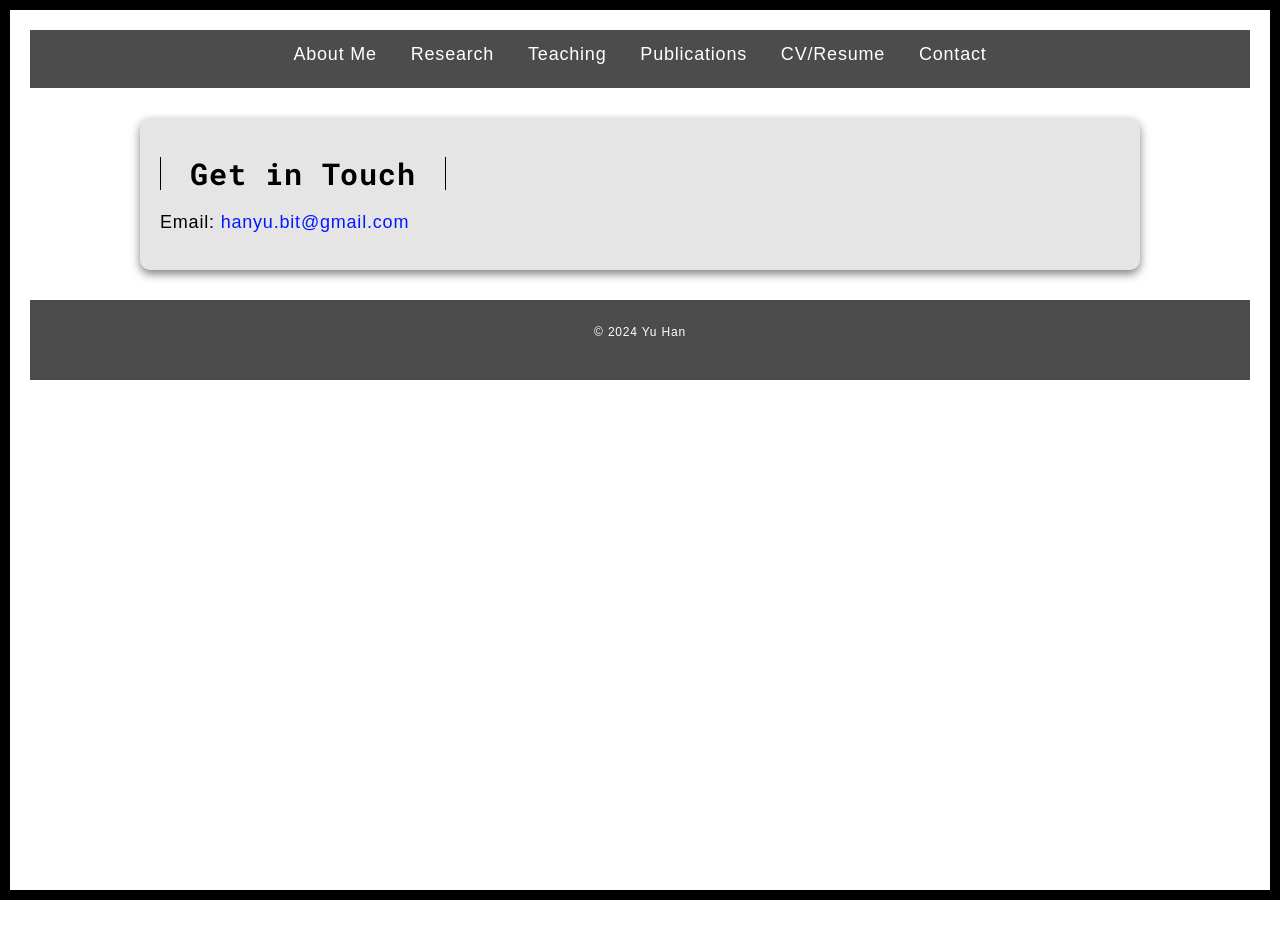
<file: contact.html>
<!DOCTYPE html>
<html lang="en">
<head>
    <meta charset="UTF-8">
    <meta name="viewport" content="width=device-width, initial-scale=1.0">
    <title>Contact - Your Name</title>
    <link rel="stylesheet" href="styles.css">
</head>
<body>
    <header>
        <div id="site-border-left"></div>
        <div id="site-border-right"></div>
        <div id="site-border-top"></div>
        <div id="site-border-bottom"></div>
        <!-- <h1>Welcome to My Academic Portfolio</h1> -->
        <div class="container">
            <button type="button" class="navbar-toggle collapsed" data-toggle="collapse" data-target="#navbar-collapse" aria-expanded="false">
                <span class="sr-only">Toggle navigation</span>
                <span class="icon-bar"></span>
                <span class="icon-bar"></span>
                <span class="icon-bar"></span>
            </button>
            <nav>
                <ul>
                    <li><a href="index.html">About Me</a></li>
                    <li><a href="researchs.html">Research</a></li>
                    <li><a href="teachingmodule.html">Teaching</a></li>
                    
                    <li><a href="publications.html">Publications</a></li>
                    <li><a href="cv.html">CV/Resume</a></li>
                    <li><a href="contact.html">Contact</a></li>
                </ul>
            </nav>
        </div>
    </header>
    <main>
        <h2>Get in Touch</h2>
        <p>Email: <a href="mailto:your.email@example.com">hanyu.bit@gmail.com</a></p>
    </main>
    <footer>
        <p>&copy; 2024 Yu Han</p>
    </footer>
</body>
</html>
</file>
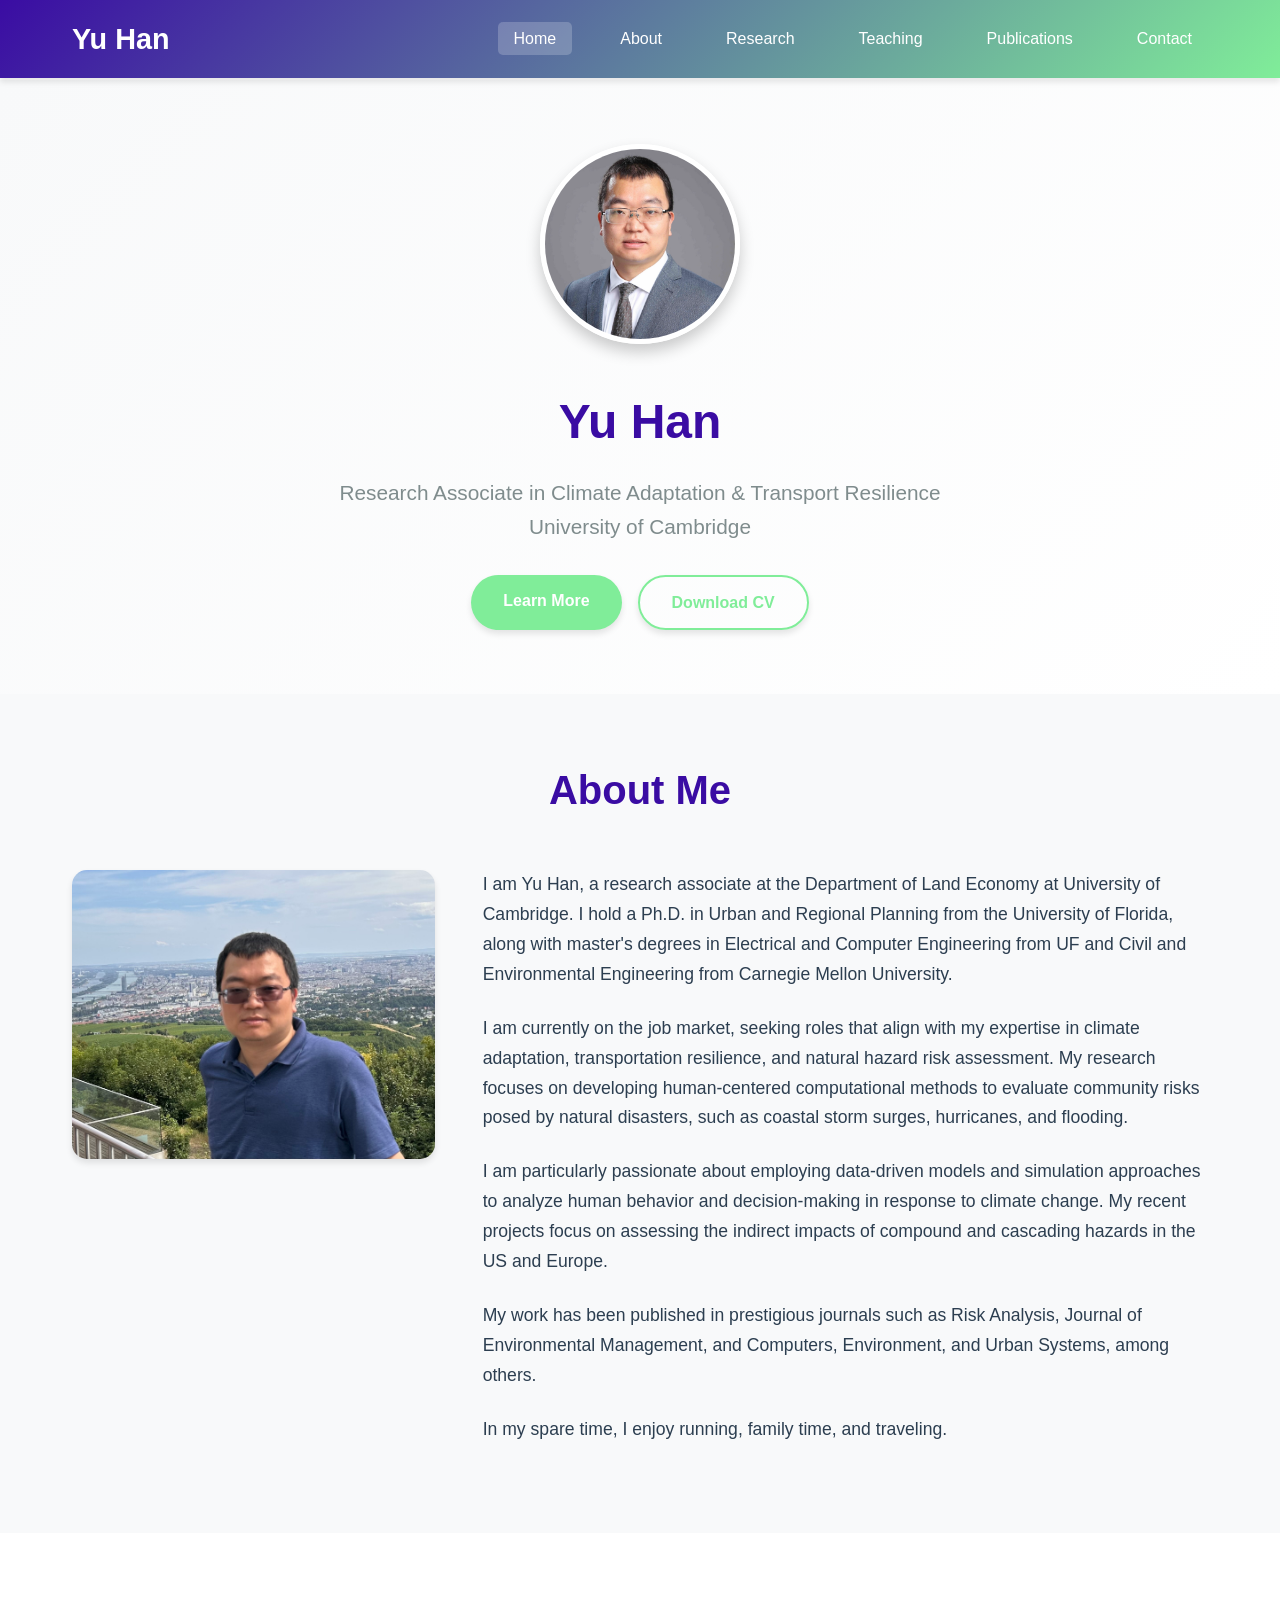
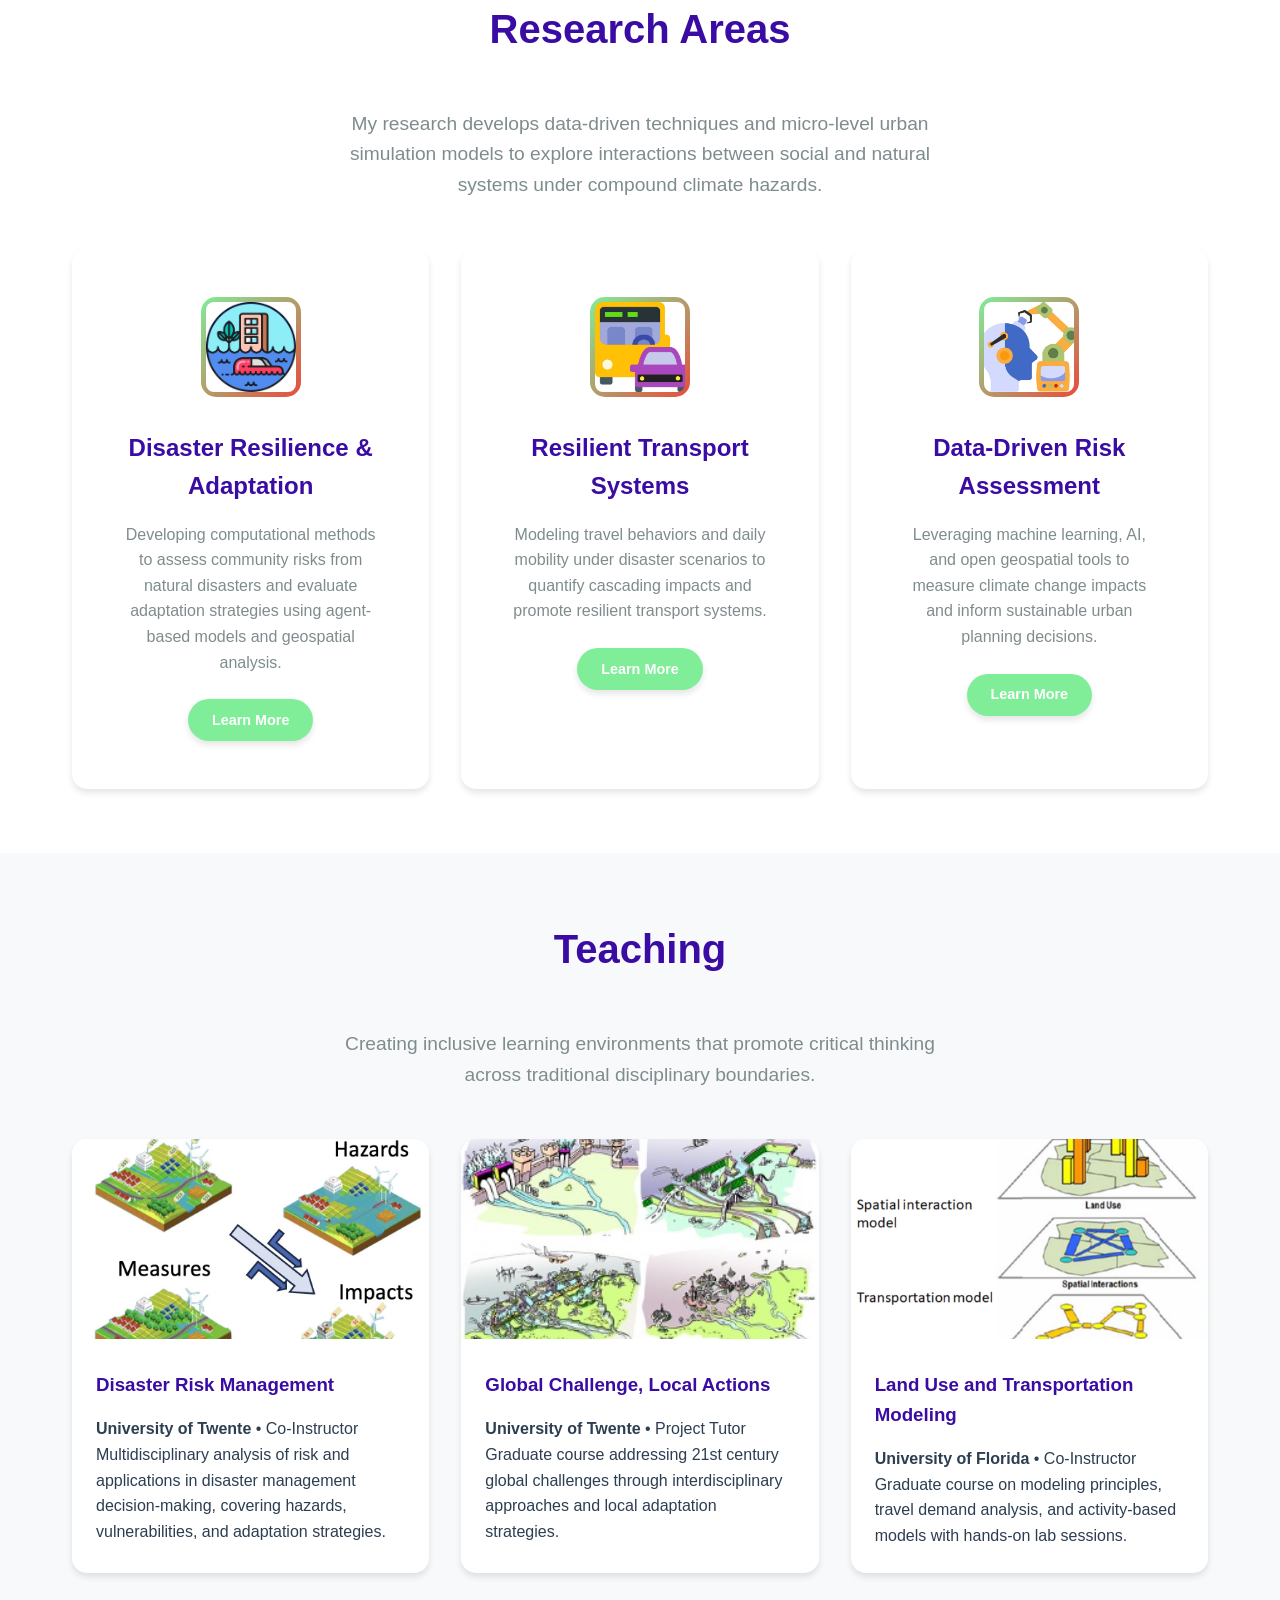
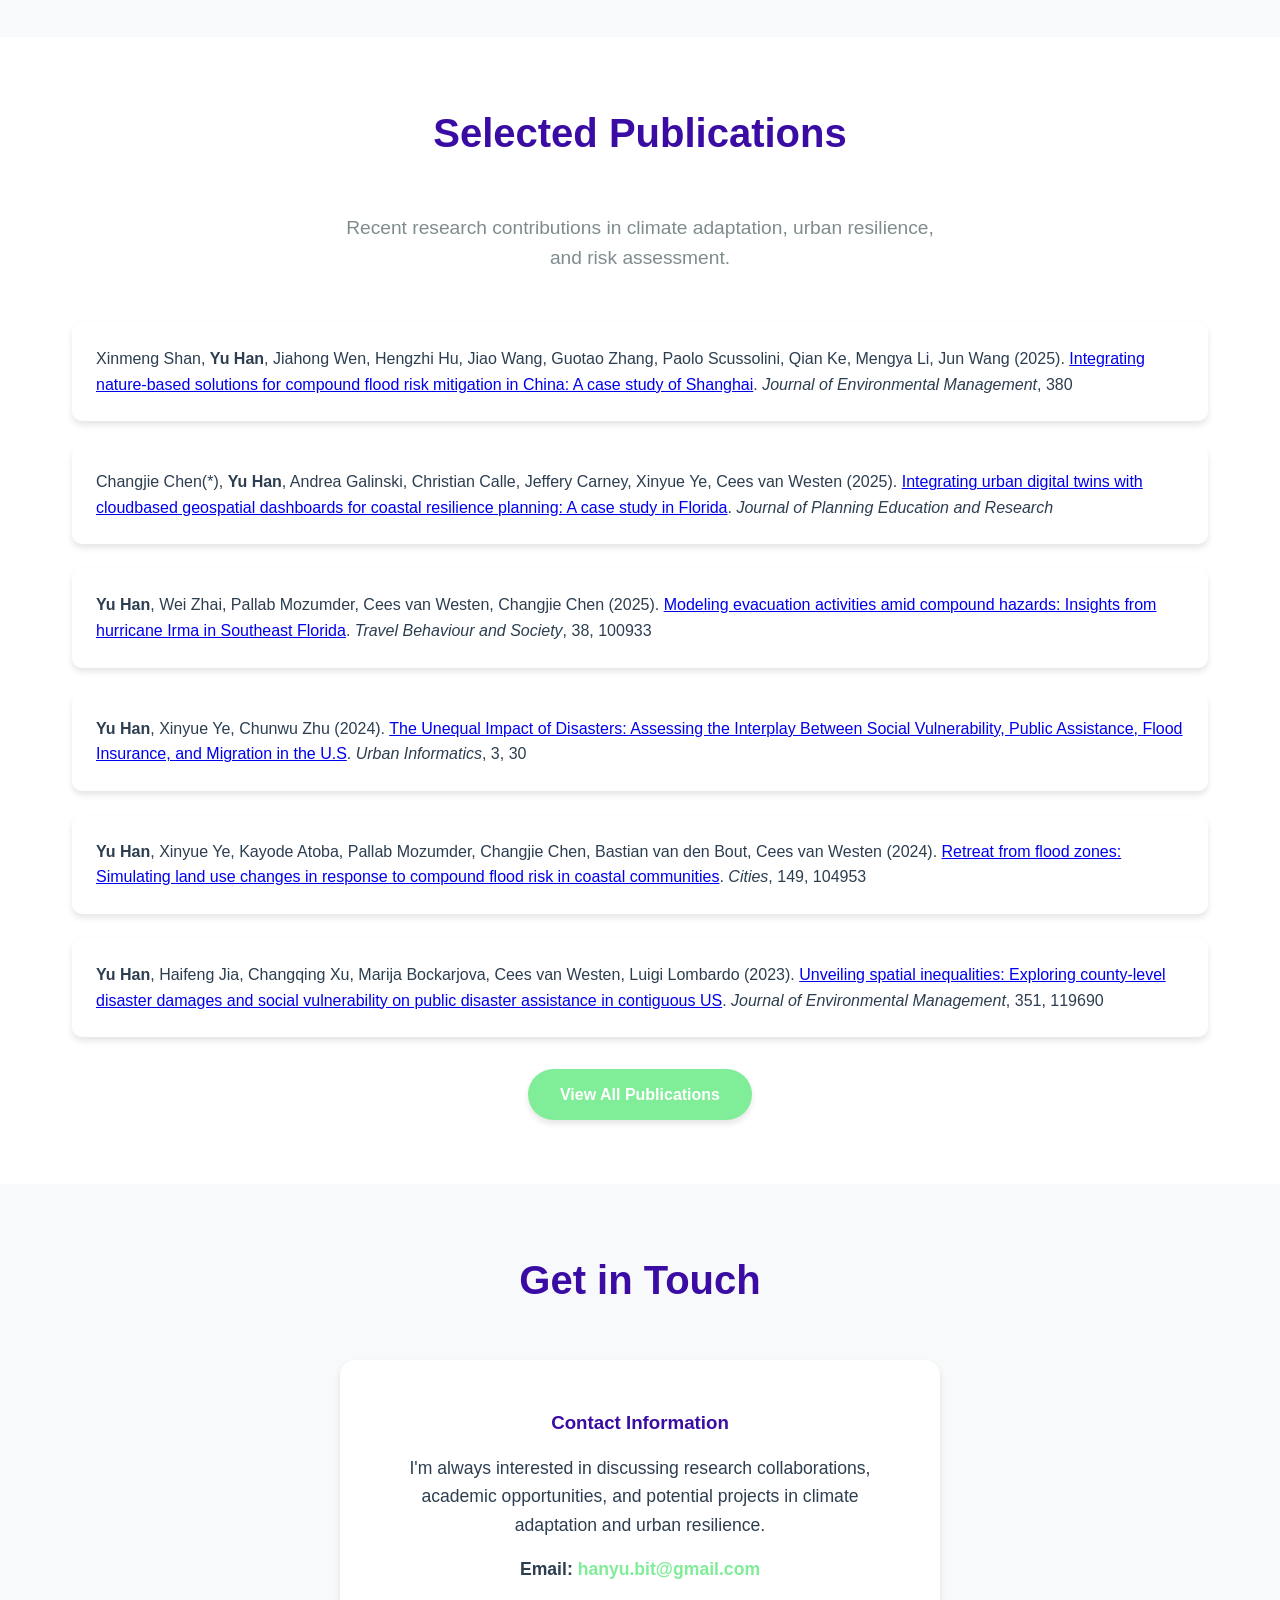
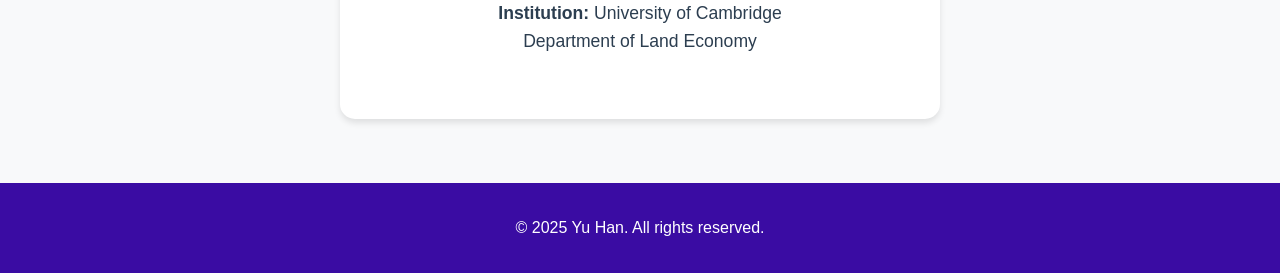
<file: cv.html>
<!DOCTYPE html>
<html lang="en">
<head>
    <meta charset="UTF-8">
    <meta name="viewport" content="width=device-width, initial-scale=1.0">
    <title>Yu Han - Academic Portfolio</title>
    <style>
        * {
            margin: 0;
            padding: 0;
            box-sizing: border-box;
        }

        :root {
            --primary-color: #3a0ca3;
            --secondary-color: #80ed99;
            --accent-color: #e74c3c;
            --text-dark: #2c3e50;
            --text-light: #7f8c8d;
            --bg-light: #f8f9fa;
            --white: #ffffff;
            --shadow: 0 4px 6px rgba(0, 0, 0, 0.1);
            --shadow-hover: 0 8px 15px rgba(0, 0, 0, 0.2);
        }

        body {
            font-family: 'Segoe UI', Tahoma, Geneva, Verdana, sans-serif;
            line-height: 1.6;
            color: var(--text-dark);
            background-color: var(--white);
        }

        /* Header and Navigation */
        header {
            background: linear-gradient(135deg, var(--primary-color) 0%, var(--secondary-color) 100%);
            padding: 1rem 0;
            position: fixed;
            top: 0;
            width: 100%;
            z-index: 1000;
            box-shadow: var(--shadow);
        }

        .nav-container {
            max-width: 1200px;
            margin: 0 auto;
            padding: 0 2rem;
            display: flex;
            justify-content: space-between;
            align-items: center;
        }

        .logo {
            font-size: 1.8rem;
            font-weight: bold;
            color: var(--white);
            text-decoration: none;
        }

        nav ul {
            display: flex;
            list-style: none;
            gap: 2rem;
        }

        nav a {
            color: var(--white);
            text-decoration: none;
            font-weight: 500;
            transition: all 0.3s ease;
            padding: 0.5rem 1rem;
            border-radius: 5px;
        }

        nav a:hover, nav a.active {
            background-color: rgba(255, 255, 255, 0.2);
            transform: translateY(-2px);
        }

        .mobile-menu-toggle {
            display: none;
            flex-direction: column;
            cursor: pointer;
            padding: 0.5rem;
        }

        .mobile-menu-toggle span {
            width: 25px;
            height: 3px;
            background: var(--white);
            margin: 3px 0;
            transition: 0.3s;
        }

        /* Main Content */
        main {
            margin-top: 80px;
            min-height: calc(100vh - 80px);
        }

        .container {
            max-width: 1200px;
            margin: 0 auto;
            padding: 0 2rem;
        }

        /* Hero Section */
        .hero {
            background: linear-gradient(135deg, var(--bg-light) 0%, var(--white) 100%);
            padding: 4rem 0;
            text-align: center;
        }

        .hero-content {
            max-width: 800px;
            margin: 0 auto;
        }

        .profile-photo {
            width: 200px;
            height: 200px;
            border-radius: 50%;
            object-fit: cover;
            margin-bottom: 2rem;
            box-shadow: var(--shadow-hover);
            border: 5px solid var(--white);
        }

        .hero h1 {
            font-size: 3rem;
            margin-bottom: 1rem;
            color: var(--primary-color);
        }

        .hero-subtitle {
            font-size: 1.3rem;
            color: var(--text-light);
            margin-bottom: 2rem;
        }

        .cta-buttons {
            display: flex;
            gap: 1rem;
            justify-content: center;
            flex-wrap: wrap;
            margin-top: 2rem;
        }

        .btn {
            display: inline-block;
            padding: 0.8rem 2rem;
            background: var(--secondary-color);
            color: var(--white);
            text-decoration: none;
            border-radius: 50px;
            font-weight: 600;
            transition: all 0.3s ease;
            box-shadow: var(--shadow);
        }

        .btn:hover {
            background: var(--primary-color);
            transform: translateY(-3px);
            box-shadow: var(--shadow-hover);
        }

        .btn-outline {
            background: transparent;
            color: var(--secondary-color);
            border: 2px solid var(--secondary-color);
        }

        .btn-outline:hover {
            background: var(--secondary-color);
            color: var(--white);
        }

        /* Content Sections */
        .section {
            padding: 4rem 0;
        }

        .section:nth-child(even) {
            background-color: var(--bg-light);
        }

        .section-title {
            font-size: 2.5rem;
            text-align: center;
            margin-bottom: 3rem;
            color: var(--primary-color);
        }

        .section-subtitle {
            font-size: 1.2rem;
            text-align: center;
            color: var(--text-light);
            margin-bottom: 3rem;
            max-width: 600px;
            margin-left: auto;
            margin-right: auto;
        }

        /* Cards Grid */
        .cards-grid {
            display: grid;
            grid-template-columns: repeat(auto-fit, minmax(300px, 1fr));
            gap: 2rem;
            margin-top: 3rem;
        }

        .card {
            background: var(--white);
            border-radius: 15px;
            padding: 3rem;
            box-shadow: var(--shadow);
            transition: all 0.3s ease;
            text-align: center;
        }

        .card:hover {
            transform: translateY(-10px);
            box-shadow: var(--shadow-hover);
        }

        .card-icon {
            width: 100px;
            height: 100px;
            background: linear-gradient(135deg, var(--secondary-color), var(--accent-color));
            border-radius: 15px; /* Changed from 50% to make it rectangular */
            display: flex;
            align-items: center;
            justify-content: center;
            margin: 0 auto 2rem;
            overflow: hidden;
            padding: 5px; /* Optional: adds some padding around the image */
        }
        .card-icon img {
            width: 100%;
            height: 100%;
            object-fit: cover;
            border-radius: 8px; /* Optional: slight rounding of the image itself */
        }

        .card h3 {
            font-size: 1.5rem;
            margin-bottom: 1rem;
            color: var(--primary-color);
        }

        .card p {
            color: var(--text-light);
            line-height: 1.6;
        }

        /* Bio Section */
        .bio-content {
            display: grid;
            grid-template-columns: 1fr 2fr;
            gap: 3rem;
            align-items: start;
        }

        .bio-image {
            width: 100%;
            border-radius: 15px;
            box-shadow: var(--shadow);
        }

        .bio-text p {
            margin-bottom: 1.5rem;
            font-size: 1.1rem;
            line-height: 1.7;
            color: var(--text-dark);
        }

        /* Publications */
        .publication {
            background: var(--white);
            padding: 1.5rem;
            border-radius: 10px;
            margin-bottom: 1.5rem;
            box-shadow: var(--shadow);
            transition: all 0.3s ease;
        }

        .publication:hover {
            transform: translateX(10px);
            box-shadow: var(--shadow-hover);
        }

        .publication-title {
            font-weight: 600;
            color: var(--primary-color);
            margin-bottom: 0.5rem;
        }

        .publication-authors {
            color: var(--text-light);
            font-size: 0.95rem;
            margin-bottom: 0.5rem;
        }

        .publication-journal {
            font-style: italic;
            color: var(--secondary-color);
        }

        /* Teaching Cards */
        .teaching-card {
            background: var(--white);
            border-radius: 15px;
            overflow: hidden;
            box-shadow: var(--shadow);
            transition: all 0.3s ease;
        }

        .teaching-card:hover {
            transform: translateY(-5px);
            box-shadow: var(--shadow-hover);
        }

        .teaching-card-image {
            width: 100%;
            height: 200px;
            object-fit: cover;
        }

        .teaching-card-content {
            padding: 1.5rem;
        }

        .teaching-card h3 {
            color: var(--primary-color);
            margin-bottom: 1rem;
        }

        /* Contact Section */
        .contact-info {
            text-align: center;
            background: var(--white);
            padding: 3rem;
            border-radius: 15px;
            box-shadow: var(--shadow);
            max-width: 600px;
            margin: 0 auto;
        }

        .contact-info h3 {
            color: var(--primary-color);
            margin-bottom: 1rem;
        }

        .contact-info p {
            font-size: 1.1rem;
            margin-bottom: 1rem;
        }

        .contact-info a {
            color: var(--secondary-color);
            text-decoration: none;
            font-weight: 600;
        }

        .contact-info a:hover {
            text-decoration: underline;
        }

        /* Footer */
        footer {
            background: var(--primary-color);
            color: var(--white);
            text-align: center;
            padding: 2rem 0;
        }

        /* Responsive Design */
        @media (max-width: 768px) {
            .nav-container {
                padding: 0 1rem;
            }

            nav ul {
                display: none;
                position: absolute;
                top: 100%;
                left: 0;
                right: 0;
                background: var(--primary-color);
                flex-direction: column;
                padding: 1rem;
                box-shadow: var(--shadow);
            }

            nav ul.active {
                display: flex;
            }

            .mobile-menu-toggle {
                display: flex;
            }

            .hero h1 {
                font-size: 2.5rem;
            }

            .hero-subtitle {
                font-size: 1.1rem;
            }

            .bio-content {
                grid-template-columns: 1fr;
                text-align: center;
            }

            .cards-grid {
                grid-template-columns: 1fr;
            }

            .cta-buttons {
                flex-direction: column;
                align-items: center;
            }

            .container {
                padding: 0 1rem;
            }
        }

        @media (max-width: 480px) {
            .hero {
                padding: 2rem 0;
            }

            .section {
                padding: 2rem 0;
            }

            .profile-photo {
                width: 150px;
                height: 150px;
            }
        }

        /* Animations */
        @keyframes fadeInUp {
            from {
                opacity: 0;
                transform: translateY(30px);
            }
            to {
                opacity: 1;
                transform: translateY(0);
            }
        }

        .fade-in-up {
            animation: fadeInUp 0.6s ease forwards;
        }

        /* Smooth scrolling */
        html {
            scroll-behavior: smooth;
        }

        /* Active navigation highlighting */
        .nav-section {
            scroll-margin-top: 100px;
        }
    </style>
</head>
<body>
    <header>
        <div class="nav-container">
            <a href="#home" class="logo">Yu Han</a>
            <nav>
                <ul id="nav-menu">
                    <li><a href="#home" class="nav-link active">Home</a></li>
                    <li><a href="#about" class="nav-link">About</a></li>
                    <li><a href="#research" class="nav-link">Research</a></li>
                    <li><a href="#teaching" class="nav-link">Teaching</a></li>
                    <li><a href="#publications" class="nav-link">Publications</a></li>
                    <li><a href="#contact" class="nav-link">Contact</a></li>
                </ul>
            </nav>
            <div class="mobile-menu-toggle" id="mobile-toggle">
                <span></span>
                <span></span>
                <span></span>
            </div>
        </div>
    </header>

    <main>
        <!-- Hero Section -->
        <section id="home" class="hero nav-section">
            <div class="container">
                <div class="hero-content fade-in-up">
                    <img src="images/self-scholar.jpg" alt="Yu Han" class="profile-photo">
                    <h1>Yu Han</h1>
                    <p class="hero-subtitle">Research Associate in Climate Adaptation & Transport Resilience<br>University of Cambridge</p>
                    <div class="cta-buttons">
                        <a href="#about" class="btn">Learn More</a>
                        <a href="cv/Resume_YuHAN.pdf" class="btn btn-outline" download>Download CV</a>
                    </div>
                </div>
            </div>
        </section>

        <!-- About Section -->
        <section id="about" class="section nav-section">
            <div class="container">
                <h2 class="section-title">About Me</h2>
                <div class="bio-content">
                    <img src="images/Yu_1423.jpg" alt="Yu Han" class="bio-image">
                    <div class="bio-text">
                        <p>I am Yu Han, a research associate at the Department of Land Economy at University of Cambridge. I hold a Ph.D. in Urban and Regional Planning from the University of Florida, along with master's degrees in Electrical and Computer Engineering from UF and Civil and Environmental Engineering from Carnegie Mellon University.</p>
                        
                        <p>I am currently on the job market, seeking roles that align with my expertise in climate adaptation, transportation resilience, and natural hazard risk assessment. My research focuses on developing human-centered computational methods to evaluate community risks posed by natural disasters, such as coastal storm surges, hurricanes, and flooding.</p>
                        
                        <p>I am particularly passionate about employing data-driven models and simulation approaches to analyze human behavior and decision-making in response to climate change. My recent projects focus on assessing the indirect impacts of compound and cascading hazards in the US and Europe.</p>
                        
                        <p>My work has been published in prestigious journals such as Risk Analysis, Journal of Environmental Management, and Computers, Environment, and Urban Systems, among others.</p>
                        <p>In my spare time, I enjoy running, family time, and traveling.</p>
                    </div>
                </div>
            </div>
        </section>

        <!-- Research Section -->
        <section id="research" class="section nav-section">
            <div class="container">
                <h2 class="section-title">Research Areas</h2>
                <p class="section-subtitle">My research develops data-driven techniques and micro-level urban simulation models to explore interactions between social and natural systems under compound climate hazards.</p>
                
                <div class="cards-grid">
                    <div class="card">
                        <div class="card-icon"> 
                            <img src="images/pics/Flood.jpg" alt="Climate Adaptation">
                        </div>
                        <h3>Disaster Resilience & Adaptation</h3>
                        <p>Developing computational methods to assess community risks from natural disasters and evaluate adaptation strategies using agent-based models and geospatial analysis.</p>
                        <div style="margin-top: 1.5rem;">
                            <a href="adaptation.html" class="btn" style="padding: 0.6rem 1.5rem; font-size: 0.9rem;">Learn More</a>
                        </div>
                    </div>
                    
                    <div class="card">
                        <div class="card-icon"> 
                            <img src="images/pics/Transportation.jpg" alt="Transport Resilience">
                        </div>
                        <h3>Resilient Transport Systems</h3>
                        <p>Modeling travel behaviors and daily mobility under disaster scenarios to quantify cascading impacts and promote resilient transport systems.</p>
                        <div style="margin-top: 1.5rem;">
                            <a href="urbanresilience.html" class="btn" style="padding: 0.6rem 1.5rem; font-size: 0.9rem;">Learn More</a>
                        </div>
                    </div>

                    <div class="card">
                        <div class="card-icon"> 
                            <img src="images/pics/AI.jpg" alt="Data Analytics">
                        </div>
                        <h3>Data-Driven Risk Assessment</h3>
                        <p>Leveraging machine learning, AI, and open geospatial tools to measure climate change impacts and inform sustainable urban planning decisions.</p>
                        <div style="margin-top: 1.5rem;">
                            <a href="datadrivenrisk.html" class="btn" style="padding: 0.6rem 1.5rem; font-size: 0.9rem;">Learn More</a>
                        </div>
                    </div>
                </div>
            </div>
        </section>

        <!-- Teaching Section -->
        
        <!-- Teaching Section -->
        <section id="teaching" class="section nav-section">
            <div class="container">
                <h2 class="section-title">Teaching</h2>
                <p class="section-subtitle">Creating inclusive learning environments that promote critical thinking across traditional disciplinary boundaries.</p>
                
                <div class="cards-grid">
                    <div class="teaching-card">
                        <a href="TeachExperience.html#disaster-risk-management" style="text-decoration: none; color: inherit;">
                            <img src="images/course1.jpg" alt="Teaching Experience" class="teaching-card-image">
                            <div class="teaching-card-content">
                                <h3>Disaster Risk Management</h3>
                                <p><strong>University of Twente</strong> • Co-Instructor</p>
                                <p>Multidisciplinary analysis of risk and applications in disaster management decision-making, covering hazards, vulnerabilities, and adaptation strategies.</p>
                            </div>
                        </a>
                    </div>
                    
                    <div class="teaching-card">
                        <a href="TeachExperience.html#global-challenge-local-actions" style="text-decoration: none; color: inherit;">
                            <img src="images/course2.jpg" alt="Planned Courses" class="teaching-card-image">
                            <div class="teaching-card-content">
                                <h3>Global Challenge, Local Actions</h3>
                                <p><strong>University of Twente</strong> • Project Tutor</p>
                                <p>Graduate course addressing 21st century global challenges through interdisciplinary approaches and local adaptation strategies.</p>
                            </div>
                        </a>
                    </div>
                    
                    <div class="teaching-card">
                        <a href="TeachExperience.html#land-use-transportation-modeling" style="text-decoration: none; color: inherit;">
                            <img src="images/course3-2.jpg" alt="Land Use Transportation" class="teaching-card-image">
                            <div class="teaching-card-content">
                                <h3>Land Use and Transportation Modeling</h3>
                                <p><strong>University of Florida</strong> • Co-Instructor</p>
                                <p>Graduate course on modeling principles, travel demand analysis, and activity-based models with hands-on lab sessions.</p>
                            </div>
                        </a>
                    </div>
                </div>
            </div>
        </section>

        <!-- Publications Section -->
        <section id="publications" class="section nav-section">
            <div class="container">
                <h2 class="section-title">Selected Publications</h2>
                <p class="section-subtitle">Recent research contributions in climate adaptation, urban resilience, and risk assessment.</p>

                <div class="publication fade-in-up">
                    <p> Xinmeng Shan, <strong>Yu Han</strong>, Jiahong Wen, Hengzhi Hu, Jiao Wang, Guotao Zhang, Paolo Scussolini, Qian Ke, Mengya Li, Jun Wang (2025). <a href="https://doi.org/10.1016/j.jenvman.2025.125155">Integrating nature-based solutions for compound flood risk mitigation in China: A case study of Shanghai</a>. <i>Journal of Environmental Management</i>, 380</p>
                </div>

                <div class="publication fade-in-up">
                    <p> Changjie Chen(*), <strong>Yu Han</strong>, Andrea Galinski, Christian Calle, Jeffery Carney, Xinyue Ye, Cees van Westen (2025). <a href="https://doi.org/10.1177/0739456X251316185">Integrating urban digital twins with cloudbased geospatial dashboards for coastal resilience planning: A case study in Florida</a>. <i>Journal of Planning Education and Research</i></p>
                </div>

                <div class="publication fade-in-up">
                    <p><strong>Yu Han</strong>, Wei Zhai, Pallab Mozumder, Cees van Westen, Changjie Chen (2025). <a href="https://doi.org/10.1016/j.tbs.2024.100933">Modeling evacuation activities amid compound hazards: Insights from hurricane Irma in Southeast Florida</a>. <i>Travel Behaviour and Society</i>, 38, 100933</p>
                </div>

                <div class="publication fade-in-up">
                    <p><strong>Yu Han</strong>, Xinyue Ye, Chunwu Zhu (2024). <a href="https://link.springer.com/article/10.1007/s44212-024-00061-9">The Unequal Impact of Disasters: Assessing the Interplay Between Social Vulnerability, Public Assistance, Flood Insurance, and Migration in the U.S</a>. <i>Urban Informatics</i>, 3, 30</p>
                </div>


                <div class="publication fade-in-up">
                    <p><strong>Yu Han</strong>, Xinyue Ye, Kayode Atoba, Pallab Mozumder, Changjie Chen, Bastian van den Bout, Cees van Westen (2024). <a href="https://doi.org/10.1016/j.cities.2024.104953">Retreat from flood zones: Simulating land use changes in response to compound flood risk in coastal communities</a>. <i>Cities</i>, 149, 104953</p>
                </div>

                <div class="publication fade-in-up">
                    <p><strong>Yu Han</strong>, Haifeng Jia, Changqing Xu, Marija Bockarjova, Cees van Westen, Luigi Lombardo (2023). <a href="https://doi.org/10.1016/j.jenvman.2023.119690">Unveiling spatial inequalities: Exploring county-level disaster damages and social vulnerability on public disaster assistance in contiguous US</a>. <i>Journal of Environmental Management</i>, 351, 119690</p>
                </div>
                
                <div style="text-align: center; margin-top: 2rem;">
                    <a href="https://scholar.google.com/citations?user=oy7GClQAAAAJ&hl=en" class="btn" target="_blank">View All Publications</a>
                </div>
            </div>
        </section>

        <!-- Contact Section -->
        <section id="contact" class="section nav-section">
            <div class="container">
                <h2 class="section-title">Get in Touch</h2>
                <div class="contact-info">
                    <h3>Contact Information</h3>
                    <p>I'm always interested in discussing research collaborations, academic opportunities, and potential projects in climate adaptation and urban resilience.</p>
                    <p><strong>Email:</strong> <a href="mailto:hanyu.bit@gmail.com">hanyu.bit@gmail.com</a></p>
                    <p><strong>Institution:</strong> University of Cambridge<br>Department of Land Economy</p>
                </div>
            </div>
        </section>
    </main>

    <footer>
        <div class="container">
            <p>&copy; 2025 Yu Han. All rights reserved.</p>
        </div>
    </footer>

    <script>
        // Mobile menu toggle
        const mobileToggle = document.getElementById('mobile-toggle');
        const navMenu = document.getElementById('nav-menu');

        mobileToggle.addEventListener('click', () => {
            navMenu.classList.toggle('active');
        });

        // Smooth scrolling and active navigation
        const navLinks = document.querySelectorAll('.nav-link');
        const sections = document.querySelectorAll('.nav-section');

        // Close mobile menu when clicking on a link
        navLinks.forEach(link => {
            link.addEventListener('click', () => {
                navMenu.classList.remove('active');
            });
        });

        // Update active navigation based on scroll position
        window.addEventListener('scroll', () => {
            let current = '';
            sections.forEach(section => {
                const sectionTop = section.offsetTop;
                const sectionHeight = section.clientHeight;
                if (scrollY >= (sectionTop - 200)) {
                    current = section.getAttribute('id');
                }
            });

            navLinks.forEach(link => {
                link.classList.remove('active');
                if (link.getAttribute('href') === '#' + current) {
                    link.classList.add('active');
                }
            });
        });

        // Intersection Observer for animations
        const observerOptions = {
            threshold: 0.1,
            rootMargin: '0px 0px -50px 0px'
        };

        const observer = new IntersectionObserver((entries) => {
            entries.forEach(entry => {
                if (entry.isIntersecting) {
                    entry.target.classList.add('fade-in-up');
                }
            });
        }, observerOptions);

        // Observe cards and sections
        document.querySelectorAll('.card, .publication, .teaching-card').forEach(el => {
            observer.observe(el);
        });
    </script>
</body>
</html>
</file>
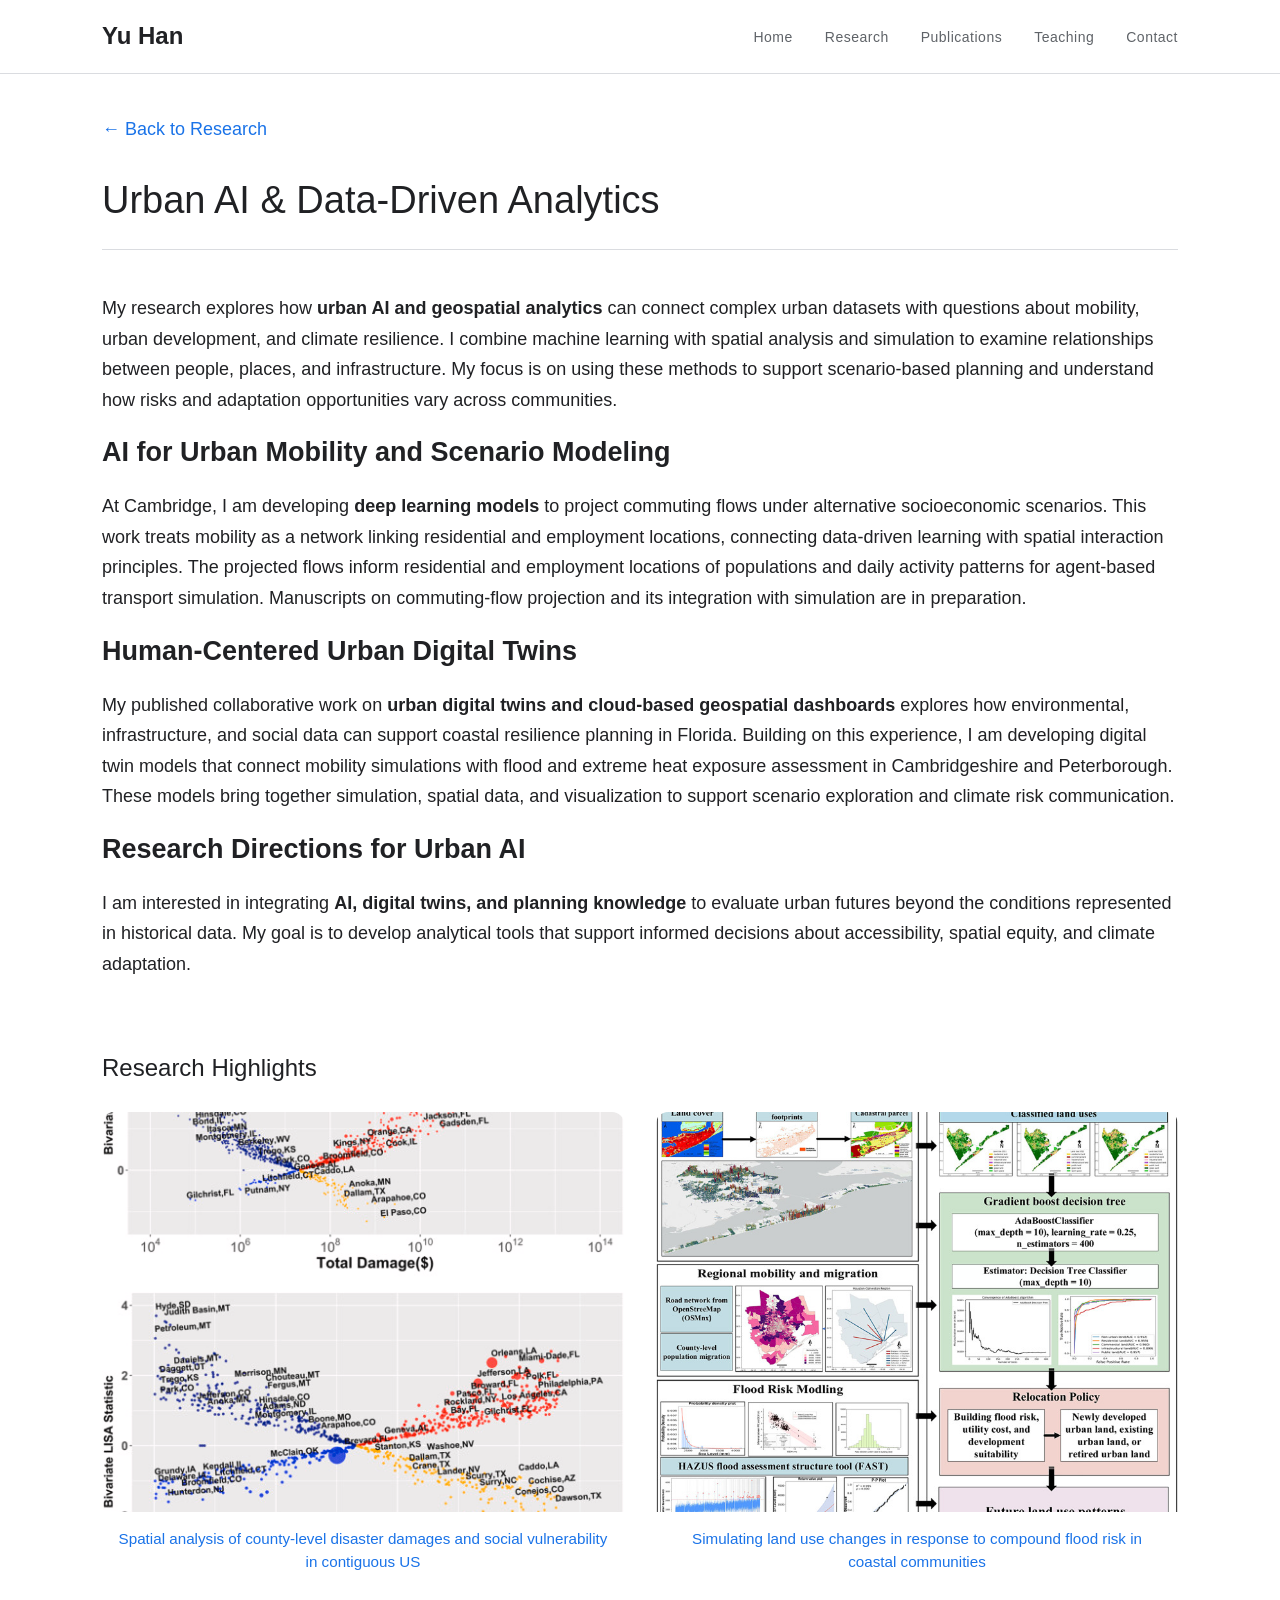
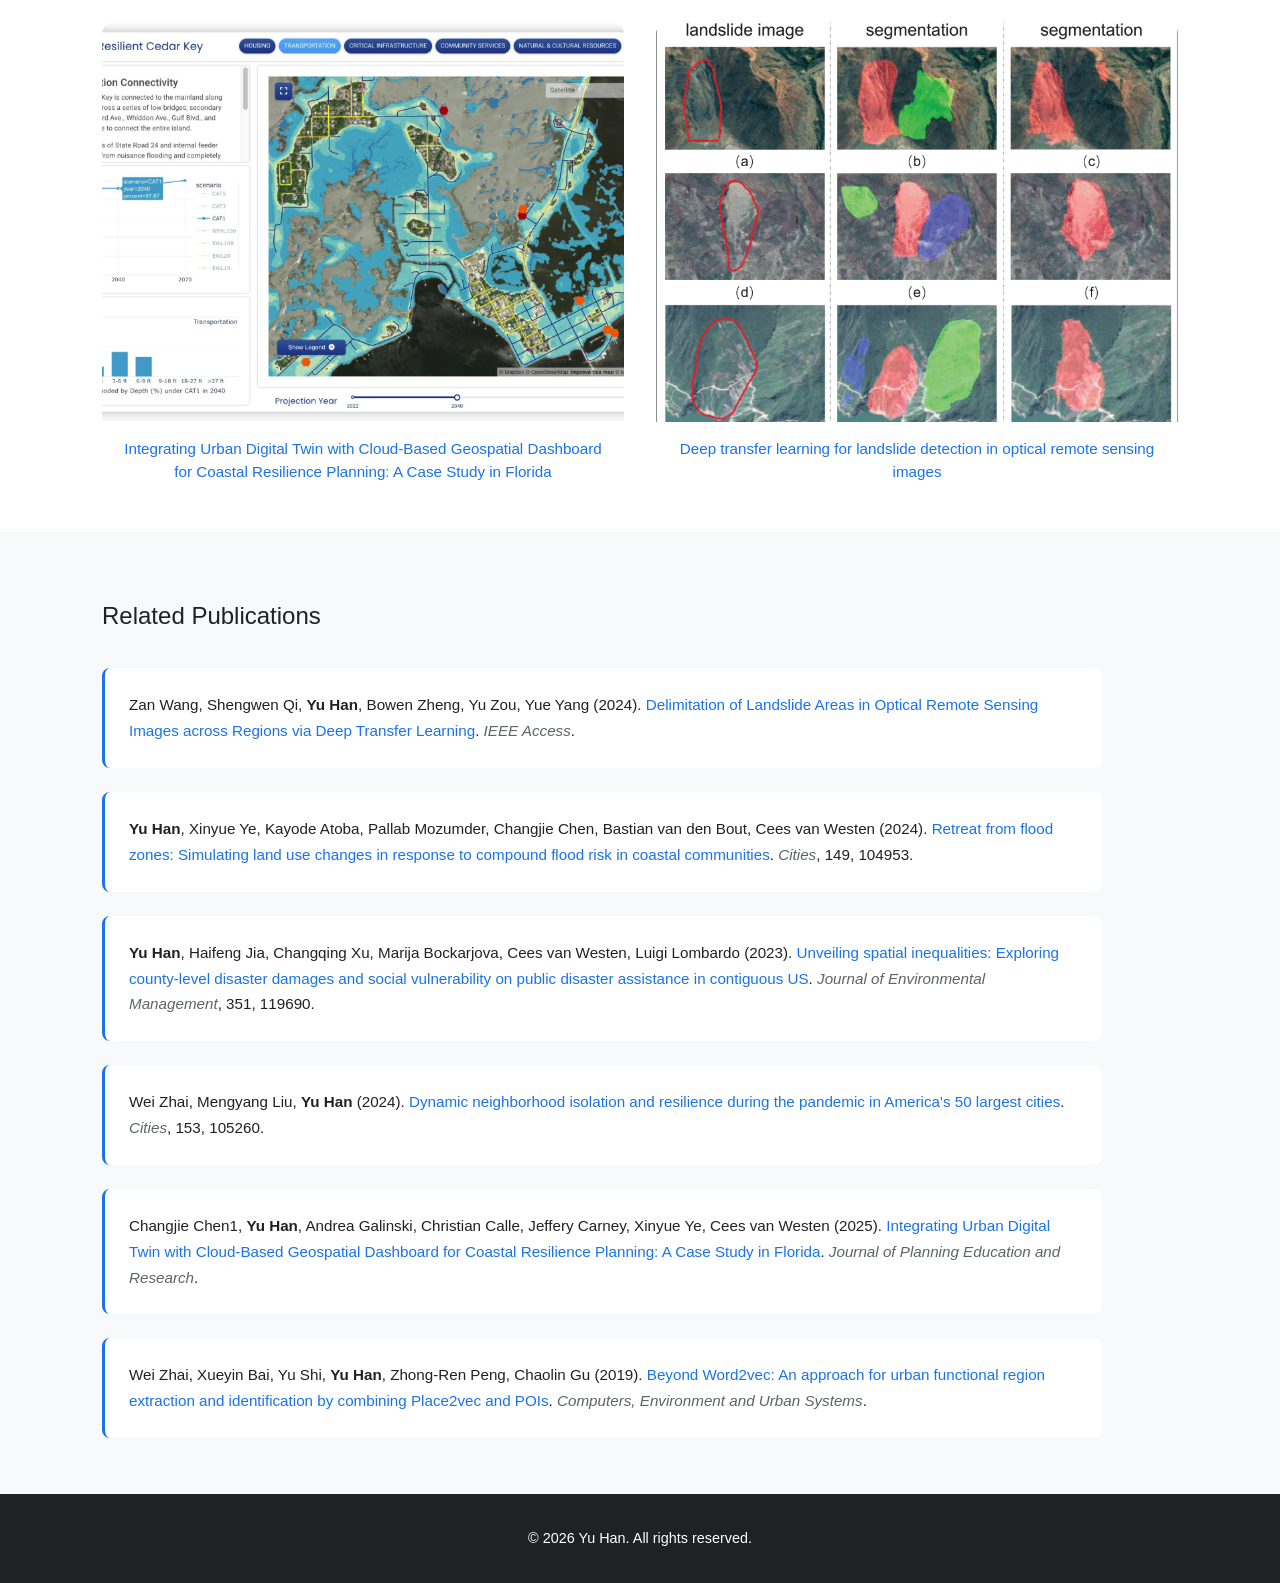
<file: datadrivenrisk.html>
<!DOCTYPE html>
<html lang="en">
<head>
    <meta charset="UTF-8">
    <meta name="viewport" content="width=device-width, initial-scale=1.0">
    <meta name="description" content="Yu Han's research in urban AI, geospatial analytics, and digital twins for climate-resilient planning.">
    <title>Urban AI &amp; Data-Driven Analytics - Yu Han</title>
    <style>
        * {
            margin: 0;
            padding: 0;
            box-sizing: border-box;
        }
        

        :root {
            --theme-color: #1a73e8;
            --theme-hover: #1557b0;
            --text-color: #202124;
            --text-secondary: #5f6368;
            --bg-color: #ffffff;
            --bg-secondary: #f8f9fa;
            --border-color: #dadce0;
            --shadow: 0 2px 8px rgba(0, 0, 0, 0.08);
            --shadow-hover: 0 4px 12px rgba(0, 0, 0, 0.12);
        }

        html {
            scroll-behavior: smooth;
        }

        body {
            font-family: -apple-system, BlinkMacSystemFont, 'Segoe UI', Roboto, Oxygen, Ubuntu, Cantarell, sans-serif;
            line-height: 1.7;
            color: var(--text-color);
            background-color: var(--bg-color);
            font-size: 16px;
        }

        .container {
            max-width: 1140px;
            margin: 0 auto;
            padding: 0 2rem;
        }

        @media (max-width: 1200px) {
            .container { max-width: 960px; }
        }

        @media (max-width: 992px) {
            .container { max-width: 720px; }
        }

        @media (max-width: 768px) {
            .container {
                max-width: 540px;
                padding: 0 1rem;
            }
        }

        header {
            position: sticky;
            top: 0;
            background: var(--bg-color);
            border-bottom: 1px solid var(--border-color);
            z-index: 1000;
            transition: box-shadow 0.3s ease;
        }

        header.scrolled {
            box-shadow: var(--shadow);
        }

        .nav-wrapper {
            display: flex;
            justify-content: space-between;
            align-items: center;
            padding: 1rem 0;
        }

        .logo {
            font-size: 1.5rem;
            font-weight: 700;
            color: var(--text-color);
            text-decoration: none;
            transition: color 0.3s ease;
        }

        .logo:hover {
            color: var(--theme-color);
        }

        nav ul {
            display: flex;
            list-style: none;
            gap: 2rem;
            margin: 0;
        }

        nav a {
            font-size: 0.875rem;
            font-weight: 500;
            color: var(--text-secondary);
            text-decoration: none;
            transition: color 0.3s ease;
            letter-spacing: 0.5px;
        }

        nav a:hover {
            color: var(--theme-color);
        }

        .back-link {
            display: inline-block;
            font-size: 18px;
            color: var(--theme-color);
            text-decoration: none;
            margin-bottom: 24px;
            transition: color 0.2s ease;
        }

        .back-link:hover {
            color: var(--theme-hover);
        }

        .mobile-toggle {
            display: none;
            flex-direction: column;
            cursor: pointer;
            padding: 0.5rem;
        }

        .mobile-toggle span {
            width: 22px;
            height: 2px;
            background: var(--text-color);
            margin: 3px 0;
            transition: 0.3s;
        }

        .hero-section {
            padding: 40px 0 0px;
        }

        .hero-section .container {
            max-width: 1140px;
            margin: 0 auto;
            padding: 0 2rem;
        }

        .hero-image {
            width: 100%;
            max-width: 900px;
            height: 300px;
            object-fit: cover;
            border-radius: 8px;
            margin: 0 auto 2rem;
            display: block;
            box-shadow: var(--shadow);
        }

        .hero-title {
            font-size: 38px;
            font-weight: 400;
            color: var(--text-color);
            margin-bottom: 8px;
            padding-bottom: 16px;
            border-bottom: 1px solid var(--border-color);
            text-align: left;
        }

        .content-section {
            padding: 20px 0;
        }

        .content-section .container {
            max-width: 1140px;
            margin: 0 auto;
            padding: 0 2rem;
        }

        .content-wrapper {
            width: 100%;
            margin: 0;
            padding: 0;
        }

        .content-text {
            font-size: 18px;
            line-height: 1.7;
            color: var(--text-color);
            margin-bottom: 16px;
        }

        .content-text p {
            margin-bottom: 1.5rem;
        }

        .content-text p:last-child {
            margin-bottom: 0;  /* Remove margin from last paragraph */
        }

        .research-image {
            width: 100%;
            max-width: 600px;
            height: auto;
            border-radius: 8px;
            margin: 2rem auto;
            display: block;
            box-shadow: var(--shadow);
        }

        /* Research Gallery */
        .research-gallery {
            margin: 32px 0;  /* Reduced from 48px */
        }

        .research-gallery .container {
            max-width: 1140px;
            margin: 0 auto;
            padding: 0 2rem;
        }

        .gallery-grid {
            display: grid;
            grid-template-columns: repeat(2, 1fr);
            gap: 32px;
            margin-top: 24px;
            width: 100%;
        }

        .gallery-item {
            display: flex;
            flex-direction: column;
            background: var(--bg-color);
            border-radius: 12px;
            overflow: hidden;
            transition: transform 0.3s ease, box-shadow 0.3s ease;
        }

        .gallery-item:hover {
            transform: translateY(-4px);
            box-shadow: var(--shadow-hover);
        }

        .gallery-item img {
            width: 100%;
            height: 400px;  /* Fixed height for consistent image size */
            object-fit: cover;
            object-position: center;
            transition: transform 0.3s ease;
        }

        .gallery-item:hover img {
            transform: scale(1.05);  /* Slight zoom on hover */
        }

        /* Remove center-single styling since we want a 2x2 grid */
        .gallery-caption {
            padding: 1rem;
            font-size: 0.95rem;
            line-height: 1.5;
            color: var(--text-secondary);
            background: var(--bg-color);
            text-align: center;
        }

        .gallery-caption a {
            color: var(--theme-color);
            text-decoration: none;
            transition: color 0.3s ease;
        }

        .gallery-caption a:hover {
            color: var(--theme-hover);
            text-decoration: underline;
        }

        @media (max-width: 768px) {
            .gallery-grid {
                grid-template-columns: 1fr;
                gap: 1.5rem;
            }
            
            .gallery-item.center-single {
                max-width: 100%;
            }
        }

        .publications-section {
            padding: 2rem 0;
            margin-top: 32px;
            background-color: var(--bg-secondary);
        }

        .section-heading {
            font-size: 24px;
            font-weight: 500;
            color: var(--text-color);
            margin-bottom: 16px;
            margin-top: 32px;
            text-align: left;
        }

        .publication-list {
            list-style: none;
            max-width: 1000px;
            margin: 2rem 0 0;
        }

        .publication-item {
            background: var(--bg-color);
            padding: 1.5rem;
            margin-bottom: 1.5rem;
            border-radius: 8px;
            border-left: 3px solid var(--theme-color);
            transition: all 0.3s ease;
        }

        .publication-item:hover {
            box-shadow: var(--shadow);
            transform: translateX(4px);
        }

        .publication-item p {
            font-size: 0.95rem;
            line-height: 1.7;
            margin: 0;
        }

        .publication-item strong {
            color: var(--text-color);
            font-weight: 600;
        }

        .publication-item a {
            color: var(--theme-color);
            text-decoration: none;
            transition: color 0.3s ease;
        }

        .publication-item a:hover {
            color: var(--theme-hover);
            text-decoration: underline;
        }

        .publication-item i {
            color: var(--text-secondary);
            font-style: italic;
        }

        footer {
            background: var(--text-color);
            color: white;
            padding: 2rem 0;
            text-align: center;
        }

        footer p {
            margin: 0;
            font-size: 0.9rem;
        }

        @media (max-width: 768px) {
            nav ul {
                display: none;
                position: absolute;
                top: 100%;
                left: 0;
                right: 0;
                background: var(--bg-color);
                flex-direction: column;
                padding: 1rem;
                border-bottom: 1px solid var(--border-color);
                gap: 0;
            }

            nav ul.active {
                display: flex;
            }

            nav li {
                padding: 0.75rem 0;
            }

            .mobile-toggle {
                display: flex;
            }

            .hero-title {
                font-size: 2rem;
            }

            .hero-image {
                height: 200px;
            }

            .content-section {
                padding: 3rem 0;
            }

            /* .publications-section {
                padding: 0rem 0;
            } */
        }
    </style>
</head>
<body>
    <header id="header">
        <div class="container">
            <div class="nav-wrapper">
                <a href="index.html" class="logo">Yu Han</a>
                <nav>
                    <ul id="nav-menu">
                        <li><a href="index.html">Home</a></li>
                        <li><a href="index.html#research">Research</a></li>
                        <li><a href="index.html#publications">Publications</a></li>
                        <li><a href="index.html#teaching">Teaching</a></li>
                        <li><a href="index.html#contact">Contact</a></li>
                    </ul>
                </nav>
                <div class="mobile-toggle" id="mobile-toggle">
                    <span></span>
                    <span></span>
                    <span></span>
                </div>
            </div>
        </div>
    </header>

    <main>
        <section class="hero-section">
            <div class="container">
                <a href="index.html#research" class="back-link">← Back to Research</a>
                <h1 class="hero-title">Urban AI &amp; Data-Driven Analytics</h1>
            </div>
        </section>

        <section class="content-section">
            <div class="container">
                <div class="content-wrapper">
                    <div class="content-text">
                        <p style="margin: 15px 0;">
                            My research explores how <strong>urban AI and geospatial analytics</strong> can connect complex urban datasets with questions about mobility, urban development, and climate resilience. I combine machine learning with spatial analysis and simulation to examine relationships between people, places, and infrastructure. My focus is on using these methods to support scenario-based planning and understand how risks and adaptation opportunities vary across communities.
                        </p>

                        <h2>AI for Urban Mobility and Scenario Modeling</h2>
                        <p style="margin: 15px 0;">
                            At Cambridge, I am developing <strong>deep learning models</strong> to project commuting flows under alternative socioeconomic scenarios. This work treats mobility as a network linking residential and employment locations, connecting data-driven learning with spatial interaction principles. The projected flows inform residential and employment locations of populations and daily activity patterns for agent-based transport simulation. Manuscripts on commuting-flow projection and its integration with simulation are in preparation.
                        </p>

                        <h2>Human-Centered Urban Digital Twins</h2>
                        <p style="margin: 15px 0;">
                            My published collaborative work on <strong>urban digital twins and cloud-based geospatial dashboards</strong> explores how environmental, infrastructure, and social data can support coastal resilience planning in Florida. Building on this experience, I am developing digital twin models that connect mobility simulations with flood and extreme heat exposure assessment in Cambridgeshire and Peterborough. These models bring together simulation, spatial data, and visualization to support scenario exploration and climate risk communication.
                        </p>
                        <h2>Research Directions for Urban AI</h2>
                        <p style="margin: 15px 0;">
                            I am interested in integrating <strong>AI, digital twins, and planning knowledge</strong> to evaluate urban futures beyond the conditions represented in historical data. My goal is to develop analytical tools that support informed decisions about accessibility, spatial equity, and climate adaptation.
                        </p>
                        <!-- <img src="images/research4.jpg" alt="Data Analytics Research" class="research-image"> -->
                    </div>
                </div>
            </div>
        </section>

        <!-- Research Highlights Gallery -->
        <section class="research-gallery">
            <div class="container">
                <h2 class="section-heading">Research Highlights</h2>
                
                <div class="gallery-grid">
                    <div class="gallery-item">
                        <img src="images/gallery/figure1_datadriven.jpg" alt="County-level Disaster Damage Analysis">
                        <p class="gallery-caption">
                            <a href="https://doi.org/10.1016/j.jenvman.2023.119690" target="_blank">Spatial analysis of county-level disaster damages and social vulnerability in contiguous US</a>
                        </p>
                    </div>

                    <div class="gallery-item">
                        <img src="images/gallery/figure2_datadriven.jpg" alt="Land Use Change Simulation">
                        <p class="gallery-caption">
                            <a href="https://doi.org/10.1016/j.cities.2024.104953" target="_blank">Simulating land use changes in response to compound flood risk in coastal communities</a>
                        </p>
                    </div>

                    <div class="gallery-item">
                        <img src="images/gallery/figure1_adaptation.jpg" alt="Urban Digital Twin for Coastal Resilience Planning">
                        <p class="gallery-caption">
                            <a href="https://doi.org/10.1177/0739456X251316185" target="_blank">Integrating Urban Digital Twin with Cloud-Based Geospatial Dashboard for Coastal Resilience Planning: A Case Study in Florida</a>
                        </p>
                    </div>

                    <div class="gallery-item">
                        <img src="images/gallery/figure4_datadriven.jpg" alt="Deep Learning for Remote Sensing">
                        <p class="gallery-caption">
                            <a href="https://ieeexplore.ieee.org/document/10787013" target="_blank">Deep transfer learning for landslide detection in optical remote sensing images</a>
                        </p>
                    </div>
                </div>
            </div>
        </section>

        <section class="publications-section">
            <div class="container">
                <h2 class="section-heading">Related Publications</h2>
                
                <ul class="publication-list">
                    <li class="publication-item">
                        <p>Zan Wang, Shengwen Qi, <strong>Yu Han</strong>, Bowen Zheng, Yu Zou, Yue Yang (2024). <a href="https://ieeexplore.ieee.org/document/10787013">Delimitation of Landslide Areas in Optical Remote Sensing Images across Regions via Deep Transfer Learning</a>. <i>IEEE Access</i>.</p>
                    </li>
                    
                    <li class="publication-item">
                        <p><strong>Yu Han</strong>, Xinyue Ye, Kayode Atoba, Pallab Mozumder, Changjie Chen, Bastian van den Bout, Cees van Westen (2024). <a href="https://doi.org/10.1016/j.cities.2024.104953">Retreat from flood zones: Simulating land use changes in response to compound flood risk in coastal communities</a>. <i>Cities</i>, 149, 104953.</p>
                    </li>

                    <li class="publication-item">
                        <p><strong>Yu Han</strong>, Haifeng Jia, Changqing Xu, Marija Bockarjova, Cees van Westen, Luigi Lombardo (2023). <a href="https://doi.org/10.1016/j.jenvman.2023.119690">Unveiling spatial inequalities: Exploring county-level disaster damages and social vulnerability on public disaster assistance in contiguous US</a>. <i>Journal of Environmental Management</i>, 351, 119690.</p>
                    </li>

                    <li class="publication-item">
                        <p>Wei Zhai, Mengyang Liu, <strong>Yu Han</strong> (2024). <a href="https://www.sciencedirect.com/science/article/pii/S0264275124004748">Dynamic neighborhood isolation and resilience during the pandemic in America's 50 largest cities</a>. <i>Cities</i>, 153, 105260.</p>
                    </li>

                    <li class="publication-item">
                        <p>Changjie Chen1, <strong>Yu Han</strong>, Andrea Galinski, Christian Calle, Jeffery Carney, Xinyue Ye, Cees van Westen (2025). <a href="https://doi.org/10.1177/0739456X251316185">Integrating Urban Digital Twin with Cloud-Based Geospatial Dashboard for Coastal Resilience Planning: A Case Study in Florida</a>. <i>Journal of Planning Education and Research</i>.</p>
                    </li>

                    <li class="publication-item">
                        <p>Wei Zhai, Xueyin Bai, Yu Shi, <strong>Yu Han</strong>, Zhong-Ren Peng, Chaolin Gu (2019). <a href="https://doi.org/10.1016/j.compenvurbsys.2018.11.008">Beyond Word2vec: An approach for urban functional region extraction and identification by combining Place2vec and POIs</a>. <i>Computers, Environment and Urban Systems</i>.</p>
                    </li>
                </ul>
            </div>
        </section>
    </main>

    <footer>
        <div class="container">
            <p>&copy; 2026 Yu Han. All rights reserved.</p>
        </div>
    </footer>

    <script>
        const mobileToggle = document.getElementById('mobile-toggle');
        const navMenu = document.getElementById('nav-menu');

        mobileToggle.addEventListener('click', () => {
            navMenu.classList.toggle('active');
        });

        document.querySelectorAll('nav a').forEach(link => {
            link.addEventListener('click', () => {
                navMenu.classList.remove('active');
            });
        });

        window.addEventListener('scroll', () => {
            const header = document.getElementById('header');
            if (window.scrollY > 0) {
                header.classList.add('scrolled');
            } else {
                header.classList.remove('scrolled');
            }
        });
    </script>
</body>
</html>
</file>
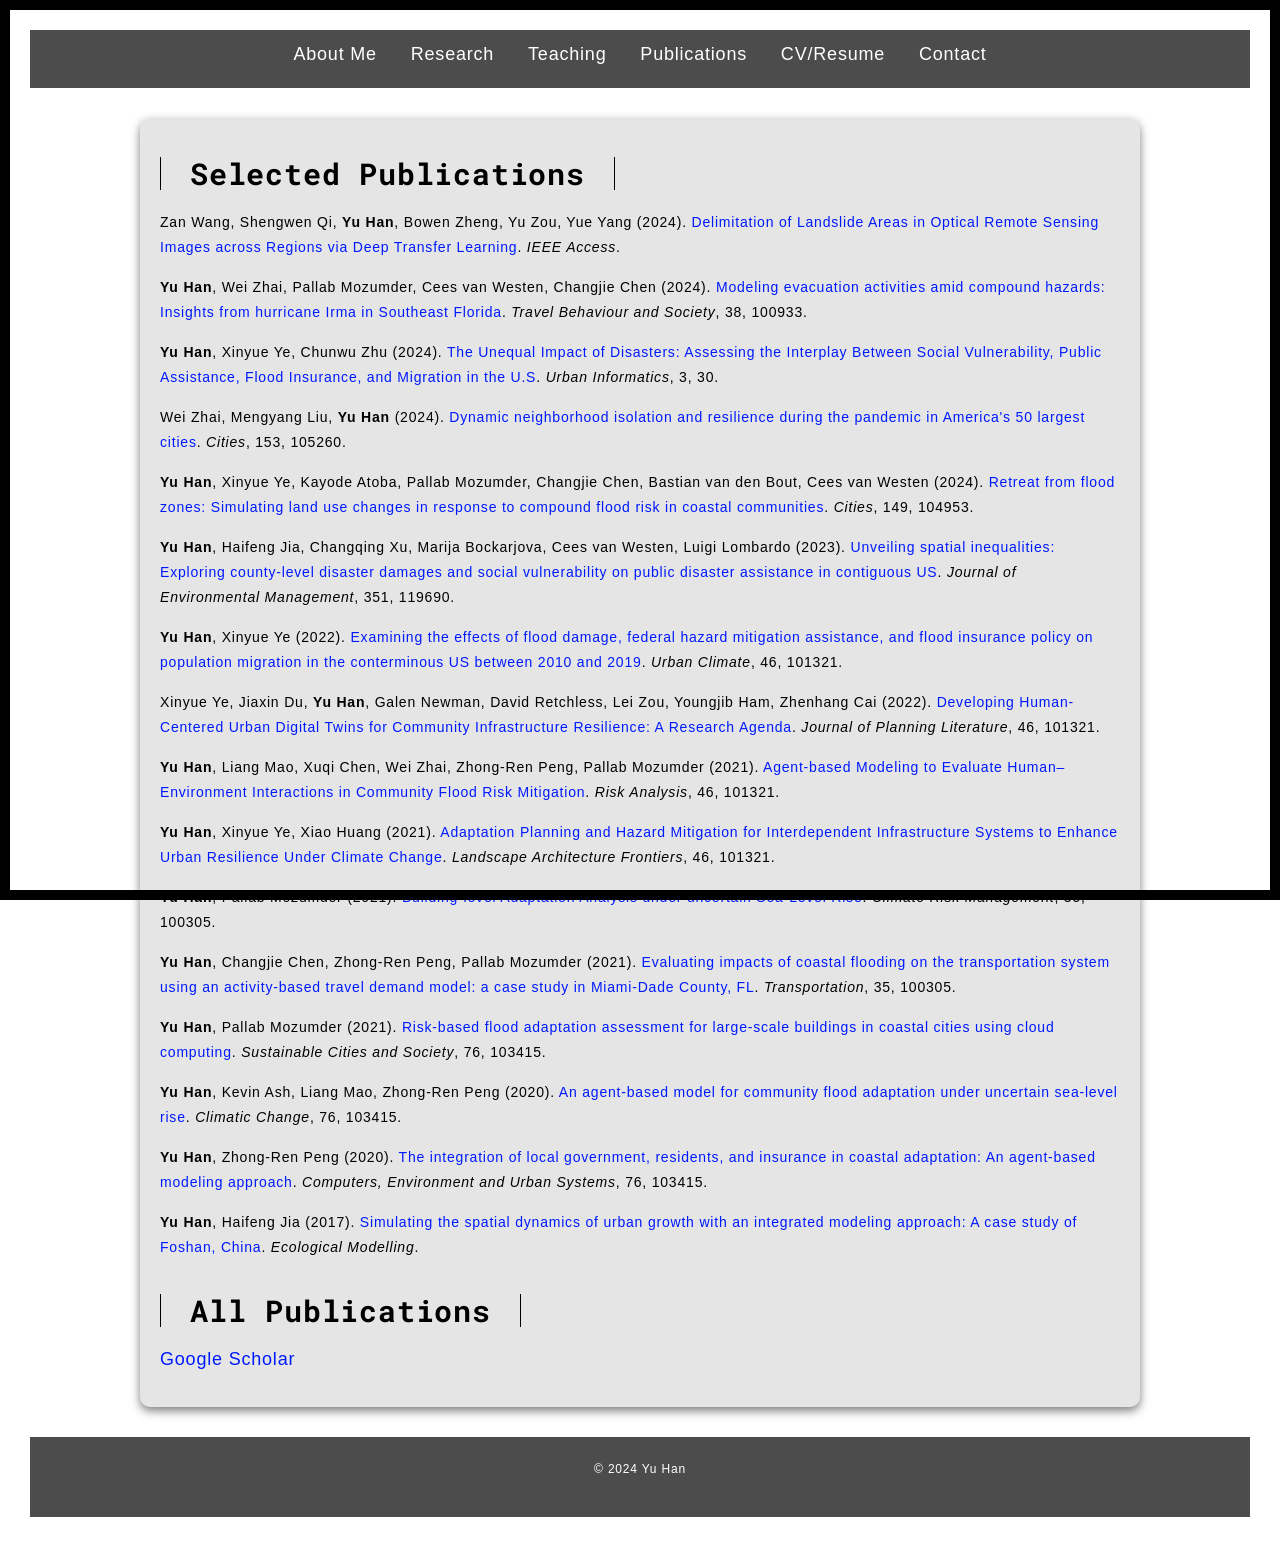
<file: publications.html>
<!DOCTYPE html>
<html lang="en">
<head>
    <meta charset="UTF-8">
    <meta name="viewport" content="width=device-width, initial-scale=1.0">
    <title>Publications - Your Name</title>
    <link rel="stylesheet" href="styles.css">
</head>
<body>
    <header>
        <div id="site-border-left"></div>
        <div id="site-border-right"></div>
        <div id="site-border-top"></div>
        <div id="site-border-bottom"></div>
        <!-- <h1>Welcome to My Academic Portfolio</h1> -->
        <div class="container">
            <button type="button" class="navbar-toggle collapsed" data-toggle="collapse" data-target="#navbar-collapse" aria-expanded="false">
                <span class="sr-only">Toggle navigation</span>
                <span class="icon-bar"></span>
                <span class="icon-bar"></span>
                <span class="icon-bar"></span>
            </button>
            <nav>
                <ul>
                    <li><a href="index.html">About Me</a></li>
                    <li><a href="researchs.html">Research</a></li>
                    <li><a href="teachingmodule.html">Teaching</a></li>
                    
                    <li><a href="publications.html">Publications</a></li>
                    <li><a href="cv.html">CV/Resume</a></li>
                    <li><a href="contact.html">Contact</a></li>
                </ul>
            </nav>
        </div>
    </header>
    <main>
        <h2>Selected Publications</h2>
        <ul>
            <p style = "font-family:sans-serif;font-size:14px;">Zan Wang, Shengwen Qi, <strong>Yu Han</strong>, Bowen Zheng, Yu Zou, Yue Yang (2024). <a href="https://ieeexplore.ieee.org/document/10787013">Delimitation of Landslide Areas in Optical Remote Sensing Images across Regions via Deep Transfer Learning</a>. <i>IEEE Access</i>.</p>

            <p style = "font-family:sans-serif;font-size:14px;"><strong>Yu Han</strong>, Wei Zhai, Pallab Mozumder, Cees van Westen, Changjie Chen (2024). <a href="https://www.sciencedirect.com/science/article/pii/S2214367X24001960">Modeling evacuation activities amid compound hazards: Insights from hurricane Irma in Southeast Florida</a>. <i>Travel Behaviour and Society</i>, 38, 100933.</p>

            <p style = "font-family:sans-serif;font-size:14px;"><strong>Yu Han</strong>, Xinyue Ye, Chunwu Zhu (2024). <a href="https://link.springer.com/article/10.1007/s44212-024-00061-9">The Unequal Impact of Disasters: Assessing the Interplay Between Social Vulnerability, Public Assistance, Flood Insurance, and Migration in the U.S</a>. <i>Urban Informatics</i>, 3, 30.</p>

            <p style="font-family:sans-serif;font-size:14px;">Wei Zhai, Mengyang Liu, <strong>Yu Han</strong> (2024). <a href="https://www.sciencedirect.com/science/article/pii/S0264275124004748">Dynamic neighborhood isolation and resilience during the pandemic in America's 50 largest cities</a>. <i>Cities</i>, 153, 105260.</p>

            <p style = "font-family:sans-serif;font-size:14px;"><strong>Yu Han</strong>, Xinyue Ye, Kayode Atoba, Pallab Mozumder, Changjie Chen, Bastian van den Bout, Cees van Westen (2024). <a href="https://doi.org/10.1016/j.cities.2024.104953">Retreat from flood zones: Simulating land use changes in response to compound flood risk in coastal communities</a>. <i>Cities</i>, 149, 104953.</p>


            <p style = "font-family:sans-serif;font-size:14px;"><strong>Yu Han</strong>, Haifeng Jia, Changqing Xu, Marija Bockarjova, Cees van Westen, Luigi Lombardo (2023). <a href="https://doi.org/10.1016/j.jenvman.2023.119690">Unveiling spatial inequalities: Exploring county-level disaster damages and social vulnerability on public disaster assistance in contiguous US</a>. <i>Journal of Environmental Management</i>, 351, 119690.</p>

            <p style = "font-family:sans-serif;font-size:14px;"><strong>Yu Han</strong>, Xinyue Ye (2022). <a href="https://doi.org/10.1016/j.uclim.2022.101321">Examining the effects of flood damage, federal hazard mitigation assistance, and flood insurance policy on population migration in the conterminous US between 2010 and 2019</a>. <i>Urban Climate</i>, 46, 101321.</p>

            <p style = "font-family:sans-serif;font-size:14px;">Xinyue Ye, Jiaxin Du, <strong>Yu Han</strong>, Galen Newman, David Retchless, Lei Zou, Youngjib Ham, Zhenhang Cai (2022). <a href="https://journals.sagepub.com/doi/full/10.1177/08854122221137861">Developing Human-Centered Urban Digital Twins for Community Infrastructure Resilience: A Research Agenda</a>. <i>Journal of Planning Literature</i>, 46, 101321.</p>

            <p style = "font-family:sans-serif;font-size:14px;"><strong>Yu Han</strong>, Liang Mao, Xuqi Chen, Wei Zhai, Zhong-Ren Peng, Pallab Mozumder (2021). <a href="https://onlinelibrary.wiley.com/doi/10.1111/risa.13854">Agent-based Modeling to Evaluate Human–Environment Interactions in Community Flood Risk Mitigation</a>. <i>Risk Analysis</i>, 46, 101321.</p>

            <p style = "font-family:sans-serif;font-size:14px;"><strong>Yu Han</strong>, Xinyue Ye, Xiao Huang (2021). <a href="https://journal.hep.com.cn/laf/EN/10.15302/J-LAF-1-030031">Adaptation Planning and Hazard Mitigation for Interdependent Infrastructure Systems to Enhance Urban Resilience Under Climate Change</a>. <i>Landscape Architecture Frontiers</i>, 46, 101321.</p>

            <p style = "font-family:sans-serif;font-size:14px;"><strong>Yu Han</strong>, Pallab Mozumder (2021). <a href="https://doi.org/10.1016/j.crm.2021.100305">Building-level Adaptation Analysis under uncertain Sea-Level Rise</a>. <i>Climate Risk Management</i>, 35, 100305.</p>
            
            <p style = "font-family:sans-serif;font-size:14px;"><strong>Yu Han</strong>, Changjie Chen, Zhong-Ren Peng, Pallab Mozumder (2021). <a href="https://doi.org/10.1007/s11116-021-10172-w">Evaluating impacts of coastal flooding on the transportation system using an activity-based travel demand model: a case study in Miami-Dade County, FL</a>. <i>Transportation</i>, 35, 100305.</p>

            <p style = "font-family:sans-serif;font-size:14px;"><strong>Yu Han</strong>, Pallab Mozumder (2021). <a href="https://www.sciencedirect.com/science/article/pii/S2210670721006880">Risk-based flood adaptation assessment for large-scale buildings in coastal cities using cloud computing</a>. <i>Sustainable Cities and Society</i>, 76, 103415.</p>

            <p style = "font-family:sans-serif;font-size:14px;"><strong>Yu Han</strong>, Kevin Ash, Liang Mao, Zhong-Ren Peng (2020). <a href="https://link.springer.com/article/10.1007/s10584-020-02802-6">An agent-based model for community flood adaptation under uncertain sea-level rise</a>. <i>Climatic Change</i>, 76, 103415.</p>
            
            <p style = "font-family:sans-serif;font-size:14px;"><strong>Yu Han</strong>, Zhong-Ren Peng (2020). <a href="https://www.sciencedirect.com/science/article/pii/S0198971518305362">The integration of local government, residents, and insurance in coastal adaptation: An agent-based modeling approach</a>. <i>Computers, Environment and Urban Systems</i>, 76, 103415.</p>

            <p style = "font-family:sans-serif;font-size:14px;"><strong>Yu Han</strong>, Haifeng Jia (2017). <a href="https://doi.org/10.1016/j.ecolmodel.2016.04.005">Simulating the spatial dynamics of urban growth with an integrated modeling approach: A case study of Foshan, China</a>. <i>Ecological Modelling</i>.</p>
        </ul>
        <h2>All Publications</h2>
        <ul>
            <p><a href="https://scholar.google.com/citations?user=oy7GClQAAAAJ&hl=en" download>Google Scholar</a> </p>
        </ul>  
    </main>
    <footer>
        <p>&copy; 2024 Yu Han</p>
    </footer>
</body>
</html>
</file>
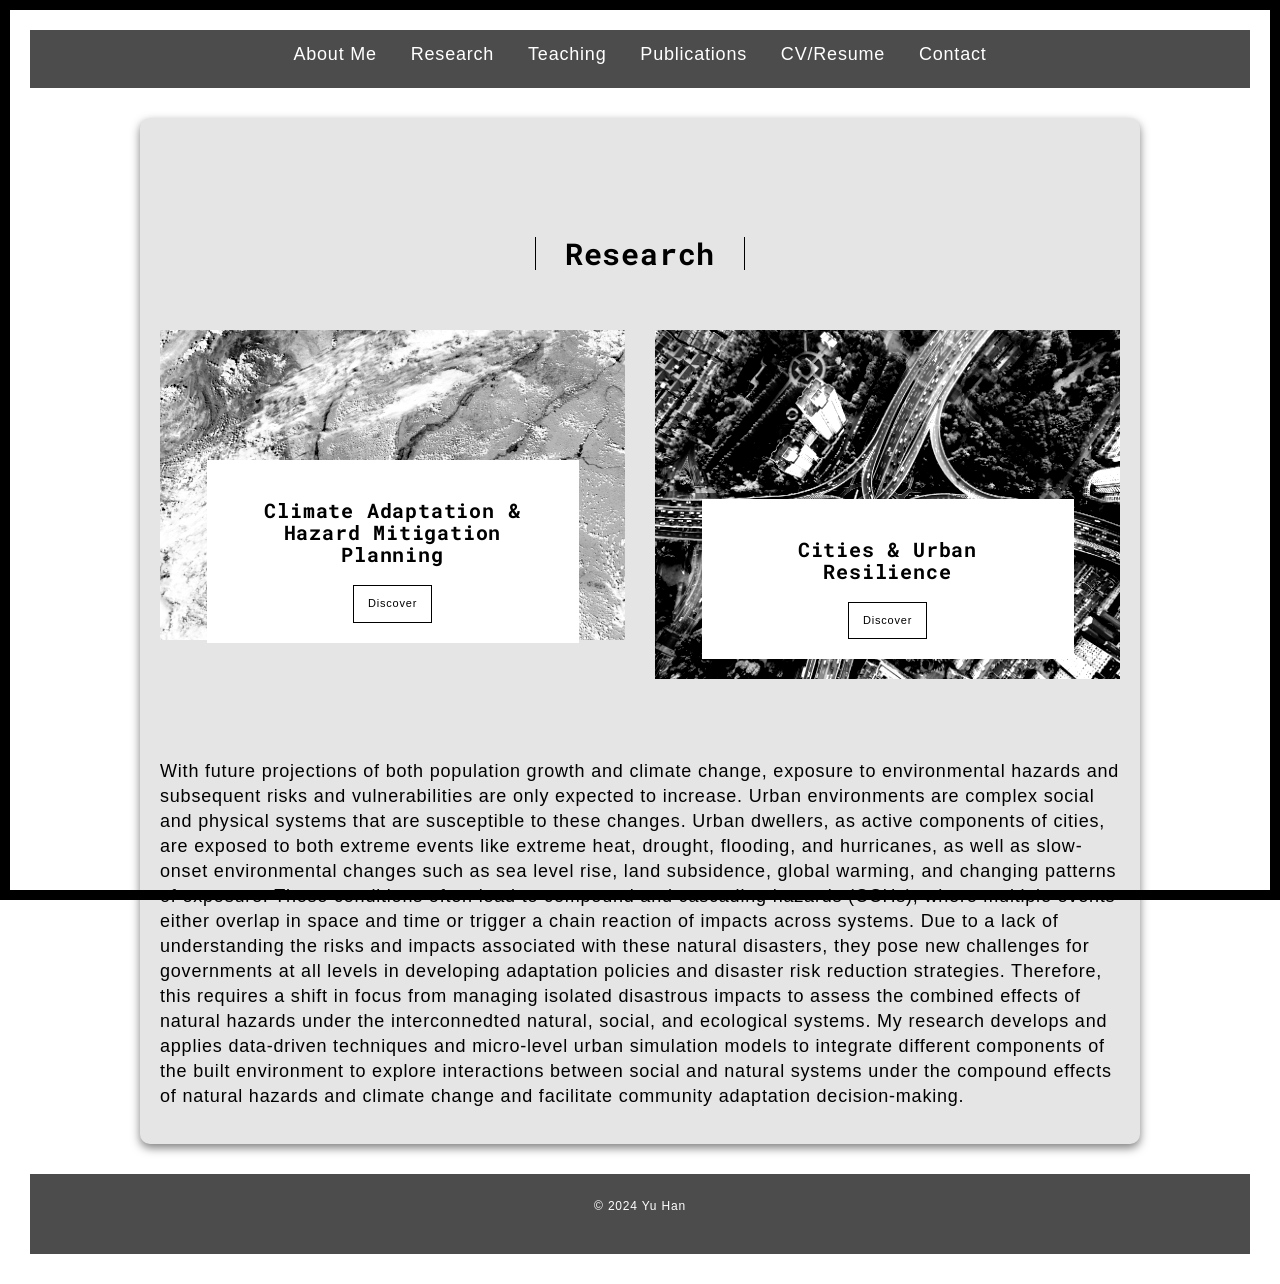
<file: researchs.html>
<!DOCTYPE html>
<html lang="en">
<head>
    <meta charset="UTF-8">
    <meta content="IE=edge" http-equiv="X-UA-Compatible">
    <meta content="width=device-width,initial-scale=1" name="viewport">
    <meta content="description" name="description">
    <meta name="google" content="notranslate" />
    <meta content="Mashup templates have been developped by Orson.io team" name="author">
    <link rel="stylesheet" href="styles.css">
    <!-- <link rel="apple-touch-icon" sizes="180x180" href="./assets/apple-icon-180x180.png"> -->
    <!-- Disable tap highlight on IE -->
    <meta name="msapplication-tap-highlight" content="no">
    <title>Research</title>
</head>
<body class="">
    <header>
        <div id="site-border-left"></div>
        <div id="site-border-right"></div>
        <div id="site-border-top"></div>
        <div id="site-border-bottom"></div>
        <!-- <h1>Welcome to My Academic Portfolio</h1> -->
        <div class="container">
            <button type="button" class="navbar-toggle collapsed" data-toggle="collapse" data-target="#navbar-collapse" aria-expanded="false">
                <span class="sr-only">Toggle navigation</span>
                <span class="icon-bar"></span>
                <span class="icon-bar"></span>
                <span class="icon-bar"></span>
            </button>
            <nav>
                <ul>
                    <li><a href="index.html">About Me</a></li>
                    <li><a href="researchs.html">Research</a></li>
                    <li><a href="teachingmodule.html">Teaching</a></li>
                    
                    <li><a href="publications.html">Publications</a></li>
                    <li><a href="cv.html">CV/Resume</a></li>
                    <li><a href="contact.html">Contact</a></li>
                </ul>
            </nav>
        </div>
    </header>

    <main>
        <div class="section-container">
            <!-- <div class="container"> -->
                <!-- Centered Header Section -->
                <div class="row">
                    <div class="col-sm-14 mx-auto section-container-spacer">
                        <div class="text-center">
                            <h1 class="h2">Research</h1>
                            <p><!-- Null text for description --> </p>
                        </div>
                    </div>
                </div>

                <!-- Research Items Section with Two Items Vertically Stacked -->
                <div class="row justify-content-center">
                    <div class="col-sm-6 mt-5">
                        <!-- First Research Item -->
                        <a href="./adaptation.html" class="black-image-project-hover">
                            <img src="./images/pics/1adaptation.jpg" alt="Climate Adaptation" class="img-responsive">
                        </a>
                        <div class="card-container card-container-lg text-center">
                            <h4></h4>
                            <h3>Climate Adaptation & Hazard Mitigation Planning</h3>
                            <!-- <p>Check out our research!</p> -->
                            <a href="./adaptation.html" class="btn btn-default">Discover</a>
                        </div>
                    </div>

                    <div class="col-md-6 mt-5">
                        <!-- Second Research Item -->
                        <a href="./urbanresilience.html" class="black-image-project-hover">
                            <img src="./images/pics/2.resilience.jpg" alt="Cities & Urban Resilience" class="img-responsive">
                        </a>
                        <div class="card-container card-container-lg text-center">
                            <h4></h4>
                            <h3>Cities & Urban Resilience</h3>
                            <!-- <p>Check out our research!</p> -->
                            <a href="./urbanresilience.html" class="btn btn-default">Discover</a>
                        </div>
                    </div>
                </div>
            <!-- </div> -->
        </div>

        <p>With future projections of both population growth and climate change, exposure to environmental hazards and subsequent risks and vulnerabilities are only expected to increase. Urban environments are complex social and physical systems that are susceptible to these changes. Urban dwellers, as active components of cities, are exposed to both extreme events like extreme heat, drought, flooding, and hurricanes, as well as slow-onset environmental changes such as sea level rise, land subsidence, global warming, and changing patterns of exposure. These conditions often lead to compound and cascading hazards (CCHs), where multiple events either overlap in space and time or trigger a chain reaction of impacts across systems. Due to a lack of understanding the risks and impacts associated with these natural disasters, they pose new challenges for governments at all levels in developing adaptation policies and disaster risk reduction strategies. Therefore, this requires a shift in focus from managing isolated disastrous impacts to assess the combined effects of natural hazards under the interconnedted natural, social, and ecological systems. My research develops and applies data-driven techniques and micro-level urban simulation models to integrate different components of the built environment to explore interactions between social and natural systems under the compound effects of natural hazards and climate change and facilitate community adaptation decision-making.</p>
    </main>

    <footer class="footer-container text-center">
        <div class="container">
            <div class="row">
                <div class="col-xs-12">
                    <p>&copy; 2024 Yu Han</p>
                </div>
            </div>
        </div>
    </footer>

    <script>
        document.addEventListener("DOMContentLoaded", function (event) {
            navActivePage();
        });
    </script>
</body>
</html>
</file>
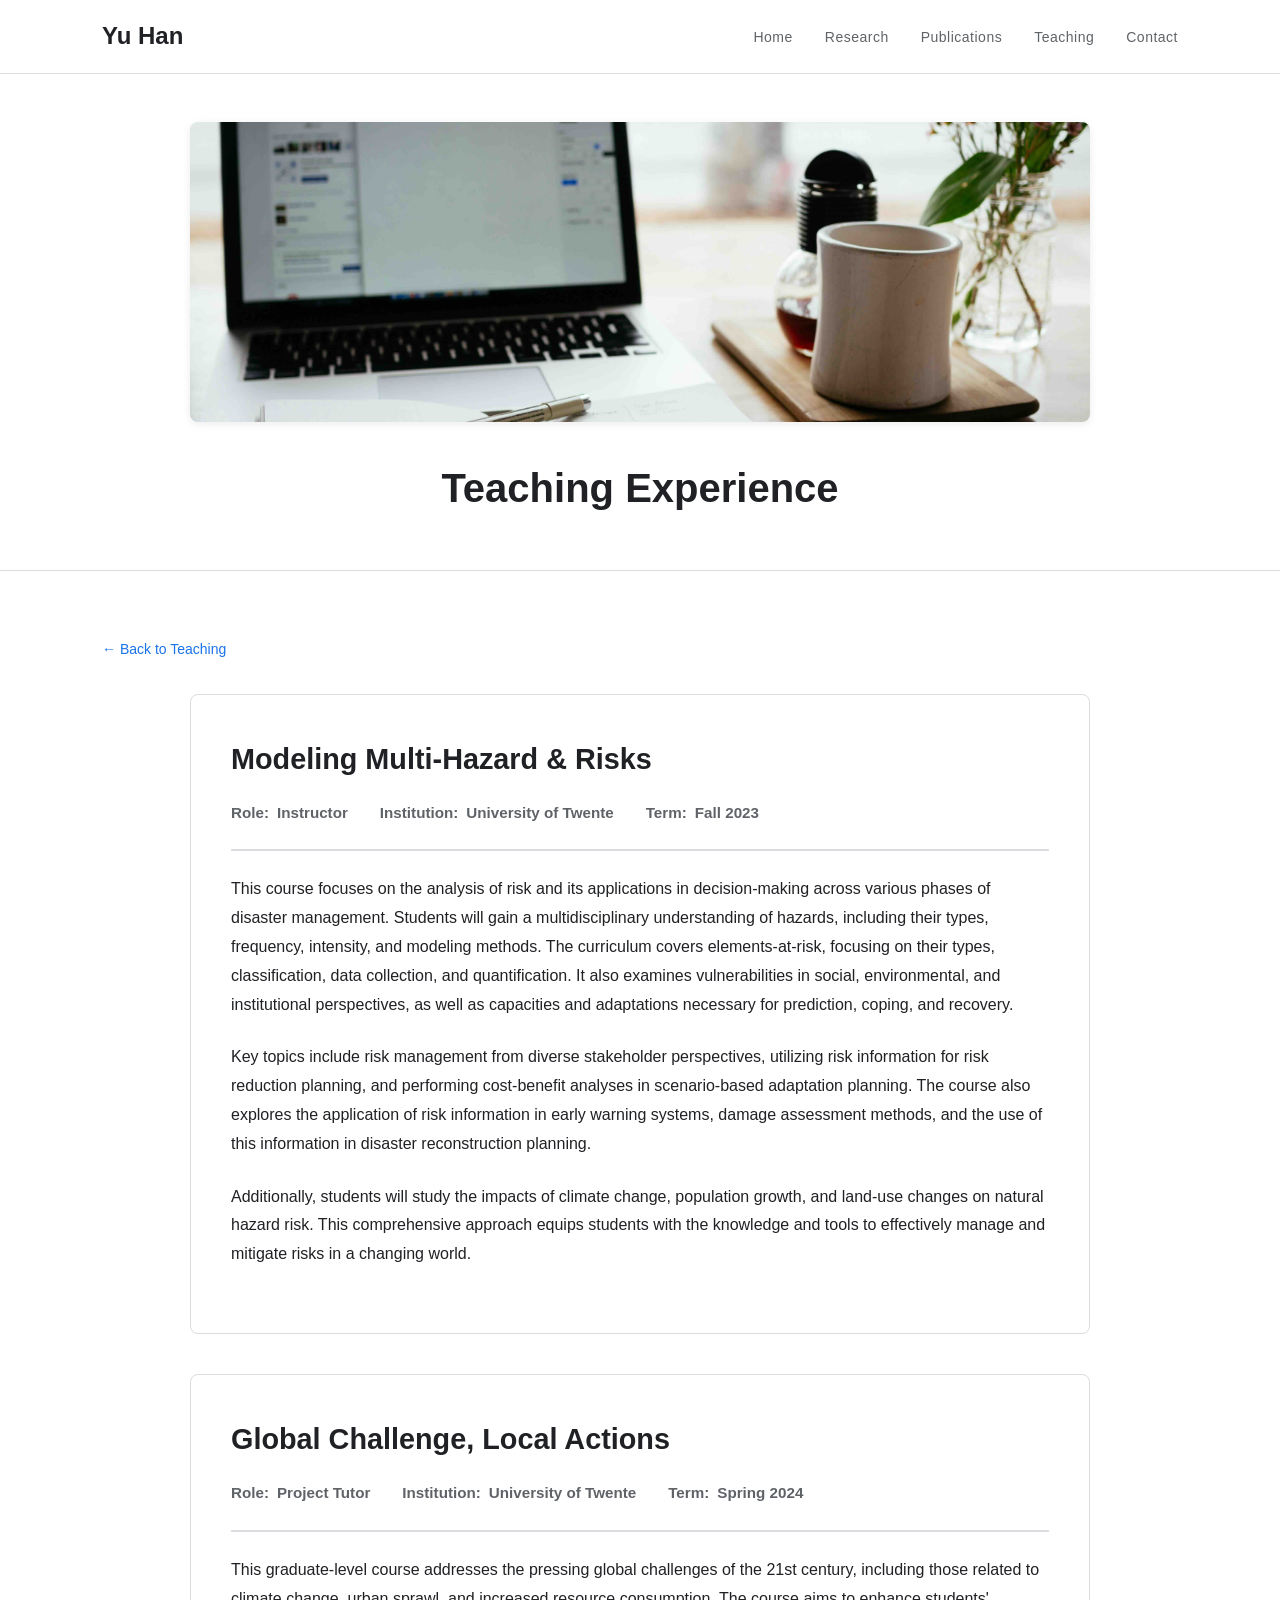
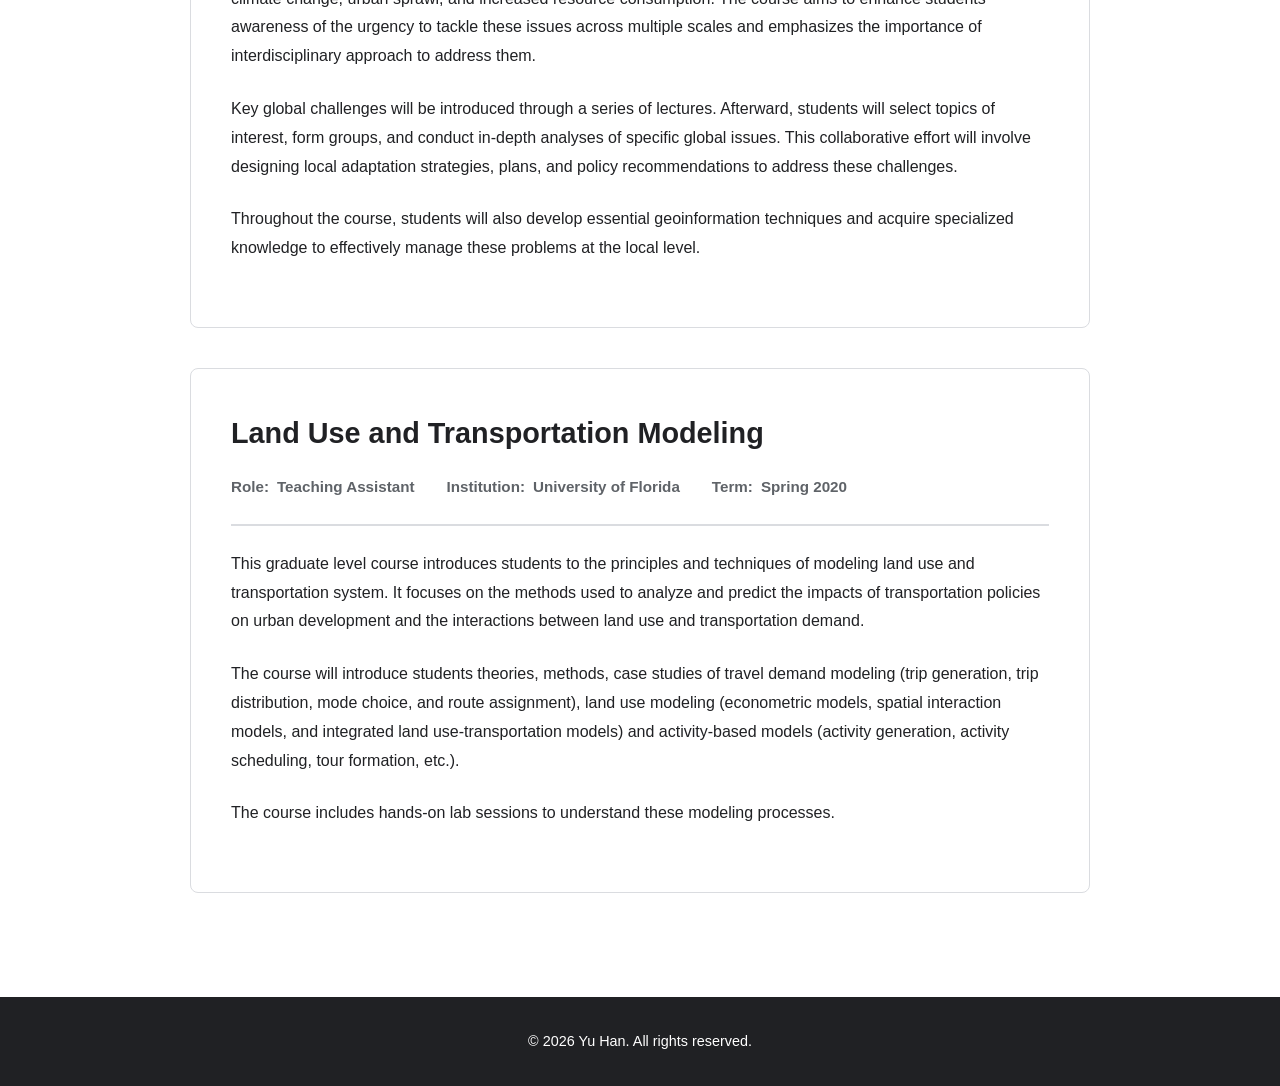
<file: teachexperience.html>
<!DOCTYPE html>
<html lang="en">
<head>
    <meta charset="UTF-8">
    <meta name="viewport" content="width=device-width, initial-scale=1.0">
    <meta name="description" content="Teaching Experience - Yu Han">
    <title>Teaching Experience - Yu Han</title>
    <style>
        * {
            margin: 0;
            padding: 0;
            box-sizing: border-box;
        }

        :root {
            --theme-color: #1a73e8;
            --theme-hover: #1557b0;
            --text-color: #202124;
            --text-secondary: #5f6368;
            --bg-color: #ffffff;
            --bg-secondary: #f8f9fa;
            --border-color: #dadce0;
            --shadow: 0 2px 8px rgba(0, 0, 0, 0.08);
            --shadow-hover: 0 4px 12px rgba(0, 0, 0, 0.12);
        }

        html {
            scroll-behavior: smooth;
        }

        body {
            font-family: -apple-system, BlinkMacSystemFont, 'Segoe UI', Roboto, Oxygen, Ubuntu, Cantarell, sans-serif;
            line-height: 1.7;
            color: var(--text-color);
            background-color: var(--bg-color);
            font-size: 16px;
        }

        .container {
            max-width: 1140px;
            margin: 0 auto;
            padding: 0 2rem;
        }

        @media (max-width: 1200px) {
            .container { max-width: 960px; }
        }

        @media (max-width: 992px) {
            .container { max-width: 720px; }
        }

        @media (max-width: 768px) {
            .container {
                max-width: 540px;
                padding: 0 1rem;
            }
        }

        header {
            position: sticky;
            top: 0;
            background: var(--bg-color);
            border-bottom: 1px solid var(--border-color);
            z-index: 1000;
            transition: box-shadow 0.3s ease;
        }

        header.scrolled {
            box-shadow: var(--shadow);
        }

        .nav-wrapper {
            display: flex;
            justify-content: space-between;
            align-items: center;
            padding: 1rem 0;
        }

        .logo {
            font-size: 1.5rem;
            font-weight: 700;
            color: var(--text-color);
            text-decoration: none;
            transition: color 0.3s ease;
        }

        .logo:hover {
            color: var(--theme-color);
        }

        nav ul {
            display: flex;
            list-style: none;
            gap: 2rem;
            margin: 0;
        }

        nav a {
            font-size: 0.875rem;
            font-weight: 500;
            color: var(--text-secondary);
            text-decoration: none;
            transition: color 0.3s ease;
            letter-spacing: 0.5px;
        }

        nav a:hover {
            color: var(--theme-color);
        }

        .back-link {
            font-size: 0.875rem;
            color: var(--theme-color);
            text-decoration: none;
            display: inline-flex;
            align-items: center;
            gap: 0.5rem;
            margin-bottom: 2rem;
            transition: color 0.3s ease;
        }

        .back-link:hover {
            color: var(--theme-hover);
        }

        .mobile-toggle {
            display: none;
            flex-direction: column;
            cursor: pointer;
            padding: 0.5rem;
        }

        .mobile-toggle span {
            width: 22px;
            height: 2px;
            background: var(--text-color);
            margin: 3px 0;
            transition: 0.3s;
        }

        .hero-section {
            padding: 3rem 0 2rem;
            border-bottom: 1px solid var(--border-color);
        }

        .hero-image {
            width: 100%;
            max-width: 900px;
            height: 300px;
            object-fit: cover;
            border-radius: 8px;
            margin: 0 auto 2rem;
            display: block;
            box-shadow: var(--shadow);
        }

        .hero-title {
            font-size: 2.5rem;
            font-weight: 700;
            color: var(--text-color);
            margin-bottom: 1rem;
            text-align: center;
        }

        .content-section {
            padding: 4rem 0;
        }

        .course-list {
            max-width: 900px;
            margin: 0 auto;
        }

        .course-card {
            background: var(--bg-color);
            border: 1px solid var(--border-color);
            border-radius: 8px;
            padding: 2.5rem;
            margin-bottom: 2.5rem;
            transition: all 0.3s ease;
            scroll-margin-top: 100px;
        }

        .course-card:hover {
            box-shadow: var(--shadow-hover);
            border-color: var(--theme-color);
        }

        .course-header {
            border-bottom: 2px solid var(--border-color);
            padding-bottom: 1.5rem;
            margin-bottom: 1.5rem;
        }

        .course-title {
            font-size: 1.8rem;
            font-weight: 700;
            color: var(--text-color);
            margin-bottom: 1rem;
        }

        .course-meta {
            display: flex;
            flex-wrap: wrap;
            gap: 2rem;
            color: var(--text-secondary);
            font-weight: 600;
            font-size: 0.95rem;
        }

        .course-meta span {
            display: flex;
            align-items: center;
            gap: 0.5rem;
        }

        .course-description {
            font-size: 1rem;
            line-height: 1.8;
            color: var(--text-color);
        }

        .course-description p {
            margin-bottom: 1.5rem;
        }

        footer {
            background: var(--text-color);
            color: white;
            padding: 2rem 0;
            text-align: center;
        }

        footer p {
            margin: 0;
            font-size: 0.9rem;
        }

        @media (max-width: 768px) {
            nav ul {
                display: none;
                position: absolute;
                top: 100%;
                left: 0;
                right: 0;
                background: var(--bg-color);
                flex-direction: column;
                padding: 1rem;
                border-bottom: 1px solid var(--border-color);
                gap: 0;
            }

            nav ul.active {
                display: flex;
            }

            nav li {
                padding: 0.75rem 0;
            }

            .mobile-toggle {
                display: flex;
            }

            .hero-title {
                font-size: 2rem;
            }

            .hero-image {
                height: 200px;
            }

            .content-section {
                padding: 3rem 0;
            }

            .course-card {
                padding: 2rem;
            }

            .course-title {
                font-size: 1.5rem;
            }

            .course-meta {
                flex-direction: column;
                gap: 0.5rem;
            }
        }
    </style>
</head>
<body>
    <header id="header">
        <div class="container">
            <div class="nav-wrapper">
                <a href="index.html" class="logo">Yu Han</a>
                <nav>
                    <ul id="nav-menu">
                        <li><a href="index.html">Home</a></li>
                        <li><a href="index.html#research">Research</a></li>
                        <li><a href="index.html#publications">Publications</a></li>
                        <li><a href="index.html#teaching">Teaching</a></li>
                        <li><a href="index.html#contact">Contact</a></li>
                    </ul>
                </nav>
                <div class="mobile-toggle" id="mobile-toggle">
                    <span></span>
                    <span></span>
                    <span></span>
                </div>
            </div>
        </div>
    </header>

    <main>
        <section class="hero-section">
            <div class="container">
                <img src="./images/pics/4plancourse.jpg" alt="Teaching Experience" class="hero-image">
                <h1 class="hero-title">Teaching Experience</h1>
            </div>
        </section>

        <section class="content-section">
            <div class="container">
                <a href="index.html#teaching" class="back-link">← Back to Teaching</a>
                
                <div class="course-list">
                    <div class="course-card" id="disaster-risk-management">
                        <div class="course-header">
                            <h2 class="course-title">Modeling Multi-Hazard &amp; Risks</h2>
                            <div class="course-meta">
                                <span><strong>Role:</strong> Instructor</span>
                                <span><strong>Institution:</strong> University of Twente</span>
                                <span><strong>Term:</strong> Fall 2023</span>
                            </div>
                        </div>
                        <div class="course-description">
                            <p>This course focuses on the analysis of risk and its applications in decision-making across various phases of disaster management. Students will gain a multidisciplinary understanding of hazards, including their types, frequency, intensity, and modeling methods. The curriculum covers elements-at-risk, focusing on their types, classification, data collection, and quantification. It also examines vulnerabilities in social, environmental, and institutional perspectives, as well as capacities and adaptations necessary for prediction, coping, and recovery.</p>
                            
                            <p>Key topics include risk management from diverse stakeholder perspectives, utilizing risk information for risk reduction planning, and performing cost-benefit analyses in scenario-based adaptation planning. The course also explores the application of risk information in early warning systems, damage assessment methods, and the use of this information in disaster reconstruction planning.</p>
                            
                            <p>Additionally, students will study the impacts of climate change, population growth, and land-use changes on natural hazard risk. This comprehensive approach equips students with the knowledge and tools to effectively manage and mitigate risks in a changing world.</p>
                        </div>
                    </div>

                    <div class="course-card" id="global-challenge-local-actions">
                        <div class="course-header">
                            <h2 class="course-title">Global Challenge, Local Actions</h2>
                            <div class="course-meta">
                                <span><strong>Role:</strong> Project Tutor</span>
                                <span><strong>Institution:</strong> University of Twente</span>
                                <span><strong>Term:</strong> Spring 2024</span>
                            </div>
                        </div>
                        <div class="course-description">
                            <p>This graduate-level course addresses the pressing global challenges of the 21st century, including those related to climate change, urban sprawl, and increased resource consumption. The course aims to enhance students' awareness of the urgency to tackle these issues across multiple scales and emphasizes the importance of interdisciplinary approach to address them.</p>
                            
                            <p>Key global challenges will be introduced through a series of lectures. Afterward, students will select topics of interest, form groups, and conduct in-depth analyses of specific global issues. This collaborative effort will involve designing local adaptation strategies, plans, and policy recommendations to address these challenges.</p>
                            
                            <p>Throughout the course, students will also develop essential geoinformation techniques and acquire specialized knowledge to effectively manage these problems at the local level.</p>
                        </div>
                    </div>

                    <div class="course-card" id="land-use-transportation-modeling">
                        <div class="course-header">
                            <h2 class="course-title">Land Use and Transportation Modeling</h2>
                            <div class="course-meta">
                                <span><strong>Role:</strong> Teaching Assistant</span>
                                <span><strong>Institution:</strong> University of Florida</span>
                                <span><strong>Term:</strong> Spring 2020</span>
                            </div>
                        </div>
                        <div class="course-description">
                            <p>This graduate level course introduces students to the principles and techniques of modeling land use and transportation system. It focuses on the methods used to analyze and predict the impacts of transportation policies on urban development and the interactions between land use and transportation demand.</p>
                            
                            <p>The course will introduce students theories, methods, case studies of travel demand modeling (trip generation, trip distribution, mode choice, and route assignment), land use modeling (econometric models, spatial interaction models, and integrated land use-transportation models) and activity-based models (activity generation, activity scheduling, tour formation, etc.).</p>
                            
                            <p>The course includes hands-on lab sessions to understand these modeling processes.</p>
                        </div>
                    </div>
                </div>
            </div>
        </section>
    </main>

    <footer>
        <div class="container">
            <p>&copy; 2026 Yu Han. All rights reserved.</p>
        </div>
    </footer>

    <script>
        const mobileToggle = document.getElementById('mobile-toggle');
        const navMenu = document.getElementById('nav-menu');

        mobileToggle.addEventListener('click', () => {
            navMenu.classList.toggle('active');
        });

        document.querySelectorAll('nav a').forEach(link => {
            link.addEventListener('click', () => {
                navMenu.classList.remove('active');
            });
        });

        window.addEventListener('scroll', () => {
            const header = document.getElementById('header');
            if (window.scrollY > 0) {
                header.classList.add('scrolled');
            } else {
                header.classList.remove('scrolled');
            }
        });
    </script>
</body>
</html>
</file>
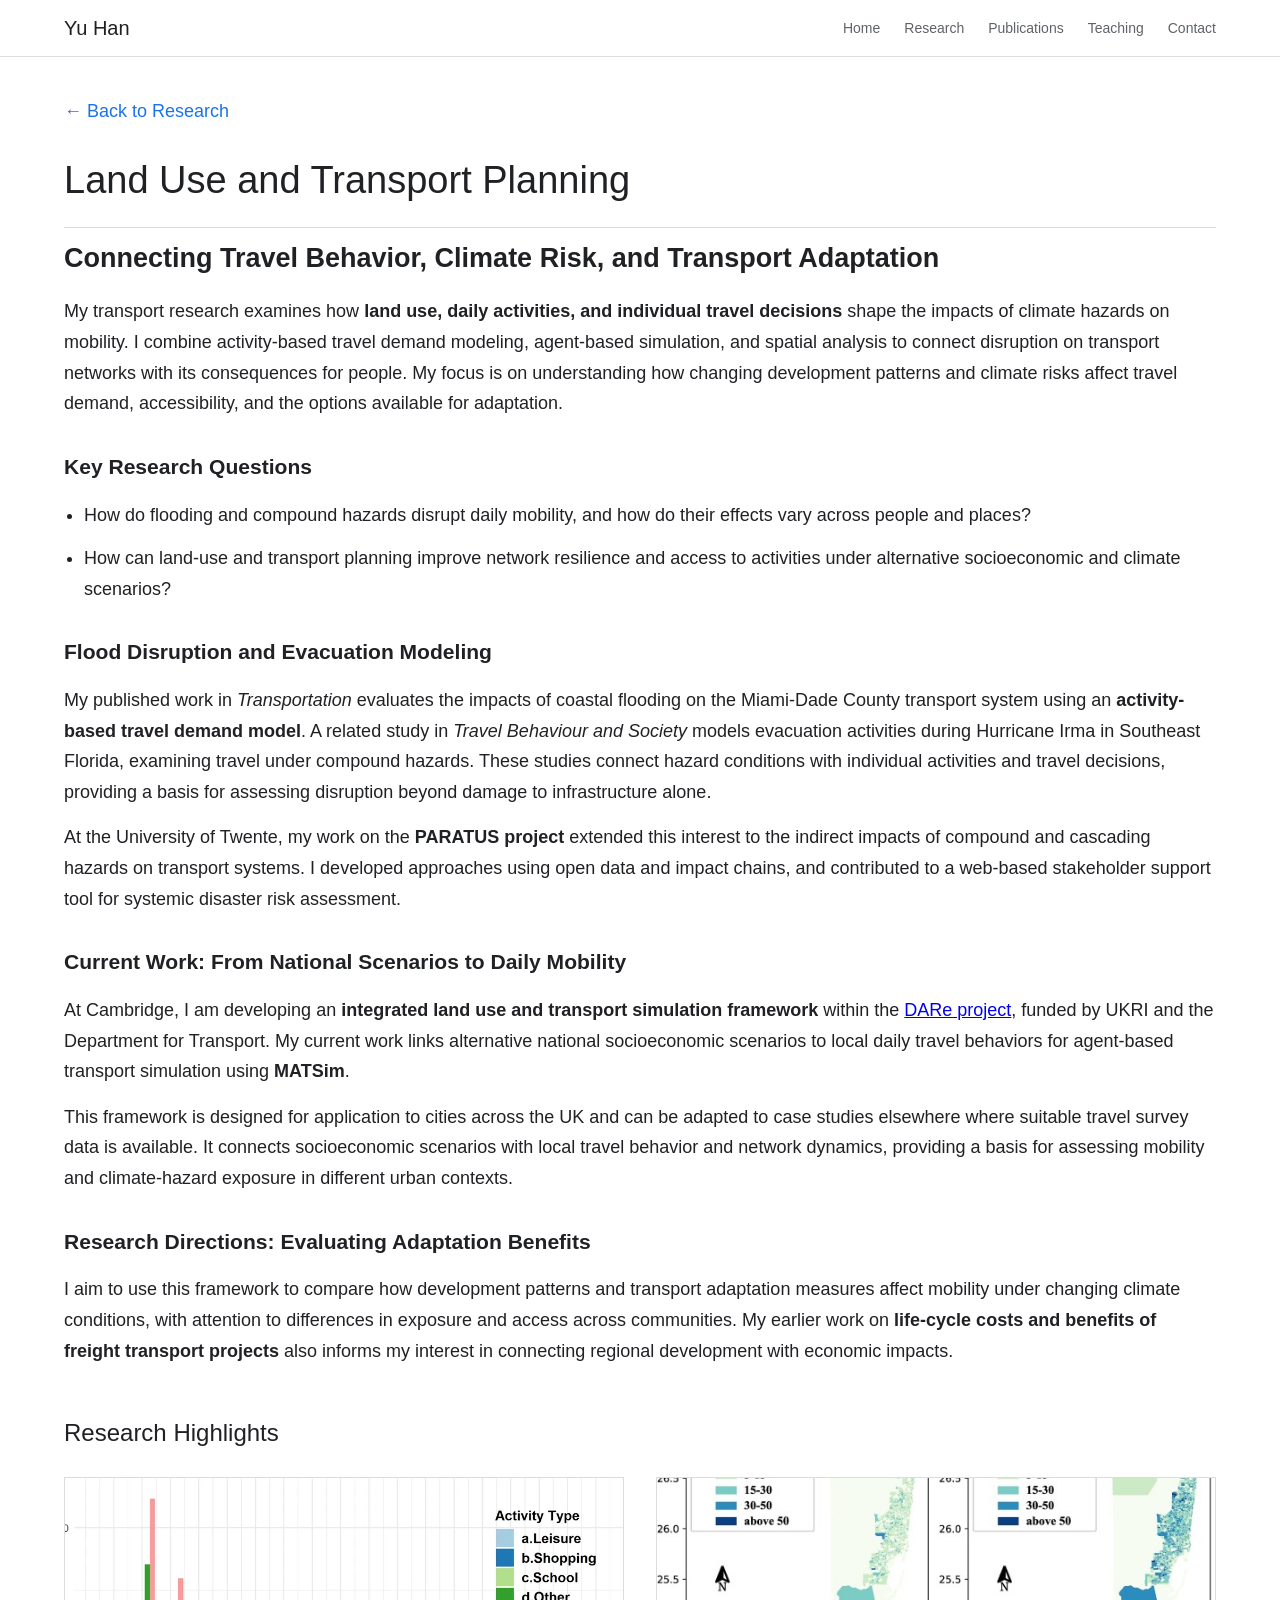
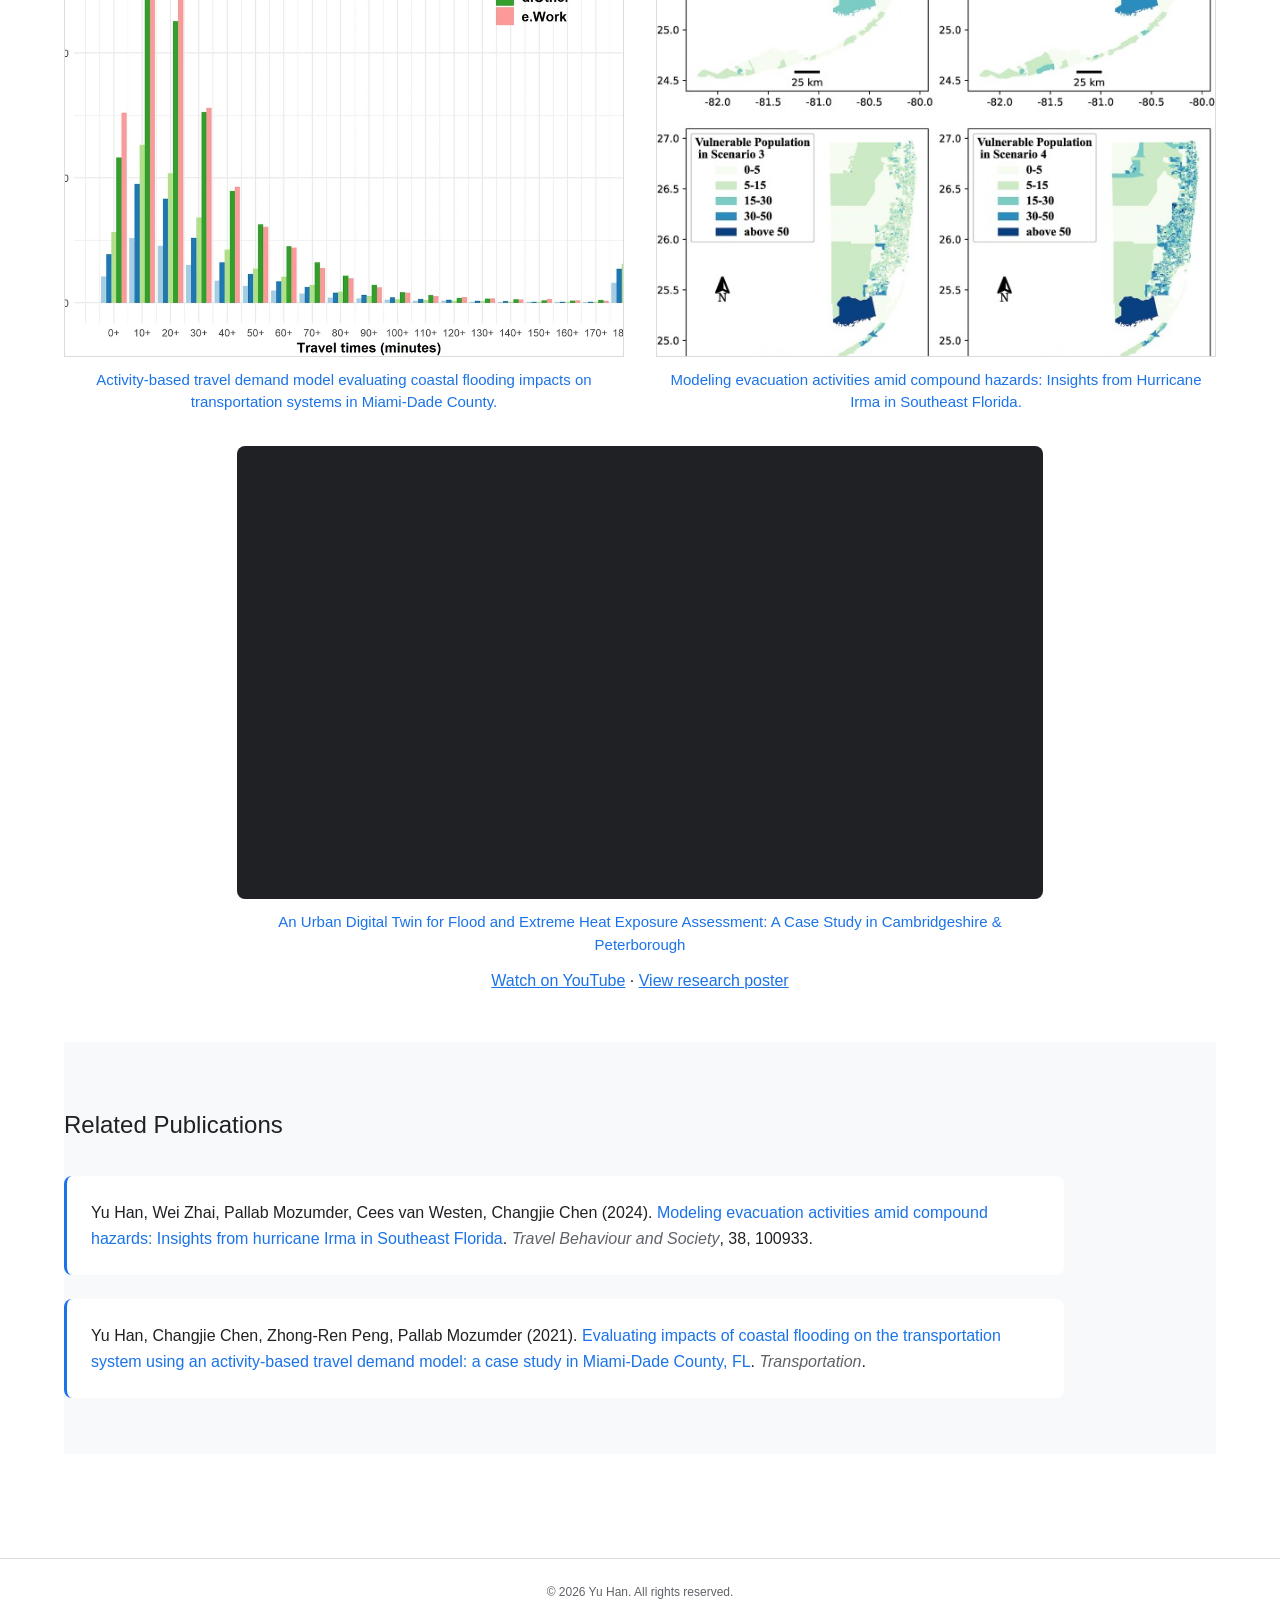
<file: urbanresilience.html>
<!DOCTYPE html>
<html lang="en">
<head>
    <meta charset="UTF-8">
    <meta name="viewport" content="width=device-width, initial-scale=1.0">
    <meta name="referrer" content="strict-origin-when-cross-origin">
    <meta name="description" content="Land Use and Transport Planning - Yu Han's Research">
    <title>Land Use and Transport Planning - Yu Han</title>
    <style>
        * {
            margin: 0;
            padding: 0;
            box-sizing: border-box;
        }

        :root {
            --theme-color: #1a73e8;
            --theme-hover: #1557b0;
            --text-color: #202124;
            --text-secondary: #5f6368;
            --bg-color: #ffffff;
            --bg-secondary: #f8f9fa;
            --border-color: #dadce0;
            --shadow: 0 2px 8px rgba(0, 0, 0, 0.08);
            --shadow-hover: 0 4px 12px rgba(0, 0, 0, 0.12);
        }

        html {
            scroll-behavior: smooth;
        }

        body {
            font-family: 'Roboto', Arial, sans-serif;
            line-height: 1.6;
            color: var(--text-color);
            background-color: var(--bg-color);
            font-size: 16px;
        }

        /* Container System */
        .container {
            max-width: 1200px;
            margin: 0 auto;
            padding: 0 24px;
        }

        /* Header - Simple Top Bar */
        header {
            background: var(--bg-color);
            border-bottom: 1px solid var(--border-color);
            padding: 12px 0;
        }

        .nav-wrapper {
            display: flex;
            justify-content: space-between;
            align-items: center;
        }

        .logo {
            font-size: 20px;
            font-weight: 500;
            color: var(--text-color);
            text-decoration: none;
        }

        nav ul {
            display: flex;
            list-style: none;
            gap: 24px;
            margin: 0;
        }

        nav a {
            font-size: 14px;
            color: var(--text-secondary);
            text-decoration: none;
            transition: color 0.2s ease;
        }

        nav a:hover {
            color: var(--theme-color);
        }

        .mobile-toggle {
            display: none;
            flex-direction: column;
            cursor: pointer;
            padding: 8px;
        }

        .mobile-toggle span {
            width: 20px;
            height: 2px;
            background: var(--text-color);
            margin: 2px 0;
            transition: 0.3s;
        }

        /* Main Content */
        main {
            padding: 40px 0;
        }

        /* Page Title */
        .page-title {
            font-size: 38px;
            font-weight: 400;
            color: var(--text-color);
            margin-bottom: 8px;
            padding-bottom: 16px;
            border-bottom: 1px solid var(--border-color);
            margin-left: 0;
        }

        /* Back Link */
        .back-link {
            display: inline-block;
            font-size: 18px;
            color: var(--theme-color);
            text-decoration: none;
            margin-bottom: 24px;
            transition: color 0.2s ease;
        }

        .back-link:hover {
            color: var(--theme-hover);
            text-decoration: underline;
        }

        .section-heading {
            font-size: 24px;
            font-weight: 500;
            color: var(--text-color);
            margin-bottom: 16px;
            margin-top: 32px;
            margin-left: 0;
            text-align: left;
        }
            


        .content-text {
            font-size: 18px;
            line-height: 1.7;
            color: var(--text-color);
            margin-bottom: 16px;
        }

        .content-text p {
            margin-bottom: 16px;
        }

        .content-text ol {
            margin-bottom: 16px;
            padding-left: 1.5rem;
        }

        .content-text li {
            margin-bottom: 0.8rem;
            line-height: 1.7;
        }

        /* Image */
        .research-image {
            width: 100%;
            max-width: 800px;
            height: auto;
            border: 1px solid var(--border-color);
            margin: 24px 0;
            display: block;
        }

        /* Research Gallery */
        .research-gallery {
            margin: 48px 0;
        }
        .research-gallery,
        .publications-section {
            /* Use the parent .container horizontal padding for alignment.
               Remove extra padding so headings line up with the page title. */
            padding-left: 0;
            padding-right: 0;
        }
        .research-gallery .section-heading,
        .publications-section .section-heading {
            margin-left: 0;
        }


        .gallery-grid {
            display: grid;
            grid-template-columns: repeat(2, 1fr);
            gap: 32px;
            margin-top: 24px;
            max-width: 1200px;
            margin-left: auto;
            margin-right: auto;
        }

        .gallery-item {
            display: flex;
            flex-direction: column;
        }

        .gallery-item img {
            width: 100%;
            height: 480px;
            object-fit: cover;
            object-position: center;
            border: 1px solid var(--border-color);
            transition: transform 0.2s ease, box-shadow 0.2s ease;
        }

        .gallery-item img:hover {
            transform: translateY(-2px);
            box-shadow: 0 4px 12px rgba(0, 0, 0, 0.1);
        }

        .gallery-item.center-single {
            grid-column: 1 / -1;
            max-width: 70%;
            margin-left: auto;
            margin-right: auto;
        }

        .gallery-caption {
            margin-top: 12px;
            font-size: 15px;
            line-height: 1.5;
            color: var(--text-secondary);
            text-align: center;
        }

        .gallery-caption a {
            color: var(--theme-color);
            text-decoration: none;
            transition: color 0.2s ease;
        }

        .gallery-caption a:hover {
            color: var(--theme-hover);
            text-decoration: underline;
        }

        /* Publications Section */
        .publications-section {
            padding: 2rem 0;
            margin-top: 32px;
            background-color: var(--bg-secondary);
        }

        .publication-list {
            list-style: none;
            max-width: 1000px;
            margin: 2rem 0 0;
        }

        .publication-item {
            background: var(--bg-color);
            padding: 1.5rem;
            margin-bottom: 1.5rem;
            border-radius: 8px;
            border-left: 3px solid var(--theme-color);
            transition: all 0.3s ease;
        }

        .publication-item:hover {
            box-shadow: var(--shadow);
            transform: translateX(4px);
        }

        .publication-item p {
            font-size: 16px;
            line-height: 1.6;
            color: var(--text-color);
            margin: 0;
        }

        .publication-item strong {
            font-weight: 500;
        }

        .publication-item a {
            color: var(--theme-color);
            text-decoration: none;
            transition: color 0.2s ease;
        }

        .publication-item a:hover {
            color: var(--theme-hover);
            text-decoration: underline;
        }

        .publication-item i {
            color: var(--text-secondary);
            font-style: italic;
        }

        /* Footer */
        footer {
            border-top: 1px solid var(--border-color);
            margin-top: 64px;
            padding: 24px 0;
            text-align: center;
        }

        footer p {
            margin: 0;
            font-size: 12px;
            color: var(--text-secondary);
        }

        /* Responsive Design */
        @media (max-width: 992px) {
            .gallery-grid {
                grid-template-columns: repeat(2, 1fr);
                gap: 24px;
            }
        }

        @media (max-width: 768px) {
            .container {
                padding: 0 16px;
            }

            nav ul {
                display: none;
                position: absolute;
                top: 100%;
                left: 0;
                right: 0;
                background: var(--bg-color);
                flex-direction: column;
                padding: 16px;
                border-bottom: 1px solid var(--border-color);
                gap: 0;
            }

            nav ul.active {
                display: flex;
            }

            nav li {
                padding: 12px 0;
            }

            .mobile-toggle {
                display: flex;
            }

            .page-title {
                font-size: 24px;
            }

            .section-heading {
                font-size: 18px;
            }

            main {
                padding: 24px 0;
            }

            .gallery-grid {
                grid-template-columns: 1fr;
                gap: 24px;
            }
        }
        .project-video { width: 100%; aspect-ratio: 16 / 9; border: 0; border-radius: 8px; background: #202124; }
        #urban-digital-twin { width: 100%; scroll-margin-top: 100px; }
        .project-links { text-align: center; margin-top: 12px; }
        .project-links a { color: var(--theme-color); }
        @media (max-width: 768px) { .gallery-item.center-single { max-width: 100%; } }
    </style>
</head>
<body>
    <header id="header">
        <div class="container">
            <div class="nav-wrapper">
                <a href="index.html" class="logo">Yu Han</a>
                <nav>
                    <ul id="nav-menu">
                        <li><a href="index.html">Home</a></li>
                        <li><a href="index.html#research">Research</a></li>
                        <li><a href="index.html#publications">Publications</a></li>
                        <li><a href="index.html#teaching">Teaching</a></li>
                        <li><a href="index.html#contact">Contact</a></li>
                    </ul>
                </nav>
                <div class="mobile-toggle" id="mobile-toggle">
                    <span></span>
                    <span></span>
                    <span></span>
                </div>
            </div>
        </div>
    </header>

    <main>
        <div class="container">
            <a href="index.html#research" class="back-link">← Back to Research</a>
            
            <h1 class="page-title">Land Use and Transport Planning</h1>

            <!-- Research Overview -->
            <section class="research-overview">
                    <div class="content-text">
                        <h2>Connecting Travel Behavior, Climate Risk, and Transport Adaptation</h2>

                        <p style="margin: 15px 0;">
                            My transport research examines how <strong>land use, daily activities, and individual travel decisions</strong> shape the impacts of climate hazards on mobility. I combine activity-based travel demand modeling, agent-based simulation, and spatial analysis to connect disruption on transport networks with its consequences for people. My focus is on understanding how changing development patterns and climate risks affect travel demand, accessibility, and the options available for adaptation.
                        </p>

                        <h3 style="margin-top: 30px; margin-bottom: 15px;">Key Research Questions</h3>
                        <ul style="margin: 15px 0 15px 20px;">
                            <li>How do flooding and compound hazards disrupt daily mobility, and how do their effects vary across people and places?</li>
                            <li>How can land-use and transport planning improve network resilience and access to activities under alternative socioeconomic and climate scenarios?</li>
                        </ul>

                        <h3 style="margin-top: 30px; margin-bottom: 15px;">Flood Disruption and Evacuation Modeling</h3>
                        <p style="margin: 15px 0;">
                            My published work in <em>Transportation</em> evaluates the impacts of coastal flooding on the Miami-Dade County transport system using an <strong>activity-based travel demand model</strong>. A related study in <em>Travel Behaviour and Society</em> models evacuation activities during Hurricane Irma in Southeast Florida, examining travel under compound hazards. These studies connect hazard conditions with individual activities and travel decisions, providing a basis for assessing disruption beyond damage to infrastructure alone.
                        </p>

                        <p style="margin: 15px 0;">
                            At the University of Twente, my work on the <strong>PARATUS project</strong> extended this interest to the indirect impacts of compound and cascading hazards on transport systems. I developed approaches using open data and impact chains, and contributed to a web-based stakeholder support tool for systemic disaster risk assessment.
                        </p>

                        <h3 style="margin-top: 30px; margin-bottom: 15px;">Current Work: From National Scenarios to Daily Mobility</h3>
                        <p style="margin: 15px 0;">
                            At Cambridge, I am developing an <strong>integrated land use and transport simulation framework</strong> within the <a href="https://dare.ac.uk/about-us/our-team/yu-han/" target="_blank" rel="noopener noreferrer">DARe project</a>, funded by UKRI and the Department for Transport. My current work links alternative national socioeconomic scenarios to local daily travel behaviors for agent-based transport simulation using <strong>MATSim</strong>.
                        </p>

                        <p style="margin: 15px 0;">
                            This framework is designed for application to cities across the UK and can be adapted to case studies elsewhere where suitable travel survey data is available. It connects socioeconomic scenarios with local travel behavior and network dynamics, providing a basis for assessing mobility and climate-hazard exposure in different urban contexts. 
                        </p>
                        <h3 style="margin-top: 30px; margin-bottom: 15px;">Research Directions: Evaluating Adaptation Benefits</h3>
                        <p style="margin: 15px 0;">
                            I aim to use this framework to compare how development patterns and transport adaptation measures affect mobility under changing climate conditions, with attention to differences in exposure and access across communities. My earlier work on <strong>life-cycle costs and benefits of freight transport projects</strong> also informs my interest in connecting regional development with economic impacts.
                        </p>
                        <!-- <img src="images/od_flows.jpg" alt="Transport Network Analysis" class="research-image"> -->
                    </div>
            </section>

            <!-- Research Highlights Gallery -->
            <section class="research-gallery">
                <h2 class="section-heading">Research Highlights</h2>
                
                <div class="gallery-grid">
                    <div class="gallery-item">
                        <img src="images/gallery/figure1_resilience.jpg" alt="Evacuation Modeling During Hurricane">
                        <p class="gallery-caption">
                            <a href="https://link.springer.com/article/10.1007/s11116-021-10172-w" target="_blank">Activity-based travel demand model evaluating coastal flooding impacts on transportation systems in Miami-Dade County.</a>
                        </p>
                    </div>

                    <div class="gallery-item">
                        <img src="images/gallery/figure2_resilience.jpg" alt="Coastal Flooding Impact on Transportation">
                        <p class="gallery-caption">
                            <a href="https://www.sciencedirect.com/science/article/pii/S2214367X24001960" target="_blank">Modeling evacuation activities amid compound hazards: Insights from Hurricane Irma in Southeast Florida.</a>
                        </p>
                    </div>

                    <div class="gallery-item center-single" id="urban-digital-twin">
                        <iframe class="project-video" src="https://www.youtube-nocookie.com/embed/5h9-gwCaklM" title="An Urban Digital Twin for Flood and Extreme Heat Exposure Assessment: A Case Study in Cambridgeshire &amp; Peterborough" loading="lazy" referrerpolicy="strict-origin-when-cross-origin" allow="accelerometer; autoplay; clipboard-write; encrypted-media; gyroscope; picture-in-picture; web-share" allowfullscreen></iframe>
                        <p class="gallery-caption">
                            <a href="https://drive.google.com/file/d/15OlJ_wSbKocVs7t9u8bKbtX5ewGXgT2e/view" target="_blank" rel="noopener noreferrer">An Urban Digital Twin for Flood and Extreme Heat Exposure Assessment: A Case Study in Cambridgeshire &amp; Peterborough</a>
                        </p>
                    </div>
                </div>
                <p class="project-links"><a href="https://www.youtube.com/watch?v=5h9-gwCaklM" target="_blank" rel="noopener noreferrer">Watch on YouTube</a> · <a href="https://drive.google.com/file/d/15OlJ_wSbKocVs7t9u8bKbtX5ewGXgT2e/view" target="_blank" rel="noopener noreferrer">View research poster</a></p>
            </section>

            <!-- Publications Section -->
            <section class="publications-section">
                <h2 class="section-heading">Related Publications</h2>
                
                <ul class="publication-list">
                    <li class="publication-item">
                        <p><strong>Yu Han</strong>, Wei Zhai, Pallab Mozumder, Cees van Westen, Changjie Chen (2024). <a href="https://www.sciencedirect.com/science/article/pii/S2214367X24001960">Modeling evacuation activities amid compound hazards: Insights from hurricane Irma in Southeast Florida</a>. <i>Travel Behaviour and Society</i>, 38, 100933.</p>
                    </li>

                    <li class="publication-item">
                        <p><strong>Yu Han</strong>, Changjie Chen, Zhong-Ren Peng, Pallab Mozumder (2021). <a href="https://link.springer.com/article/10.1007/s11116-021-10172-w">Evaluating impacts of coastal flooding on the transportation system using an activity-based travel demand model: a case study in Miami-Dade County, FL</a>. <i>Transportation</i>.</p>
                    </li>
                </ul>
            </section>
        </div>
    </main>

    <footer>
        <div class="container">
            <p>&copy; 2026 Yu Han. All rights reserved.</p>
        </div>
    </footer>

    <script>
        // Mobile menu toggle
        const mobileToggle = document.getElementById('mobile-toggle');
        const navMenu = document.getElementById('nav-menu');

        mobileToggle.addEventListener('click', () => {
            navMenu.classList.toggle('active');
        });

        // Close mobile menu when clicking a link
        document.querySelectorAll('nav a').forEach(link => {
            link.addEventListener('click', () => {
                navMenu.classList.remove('active');
            });
        });
    </script>
</body>
</html>
</file>
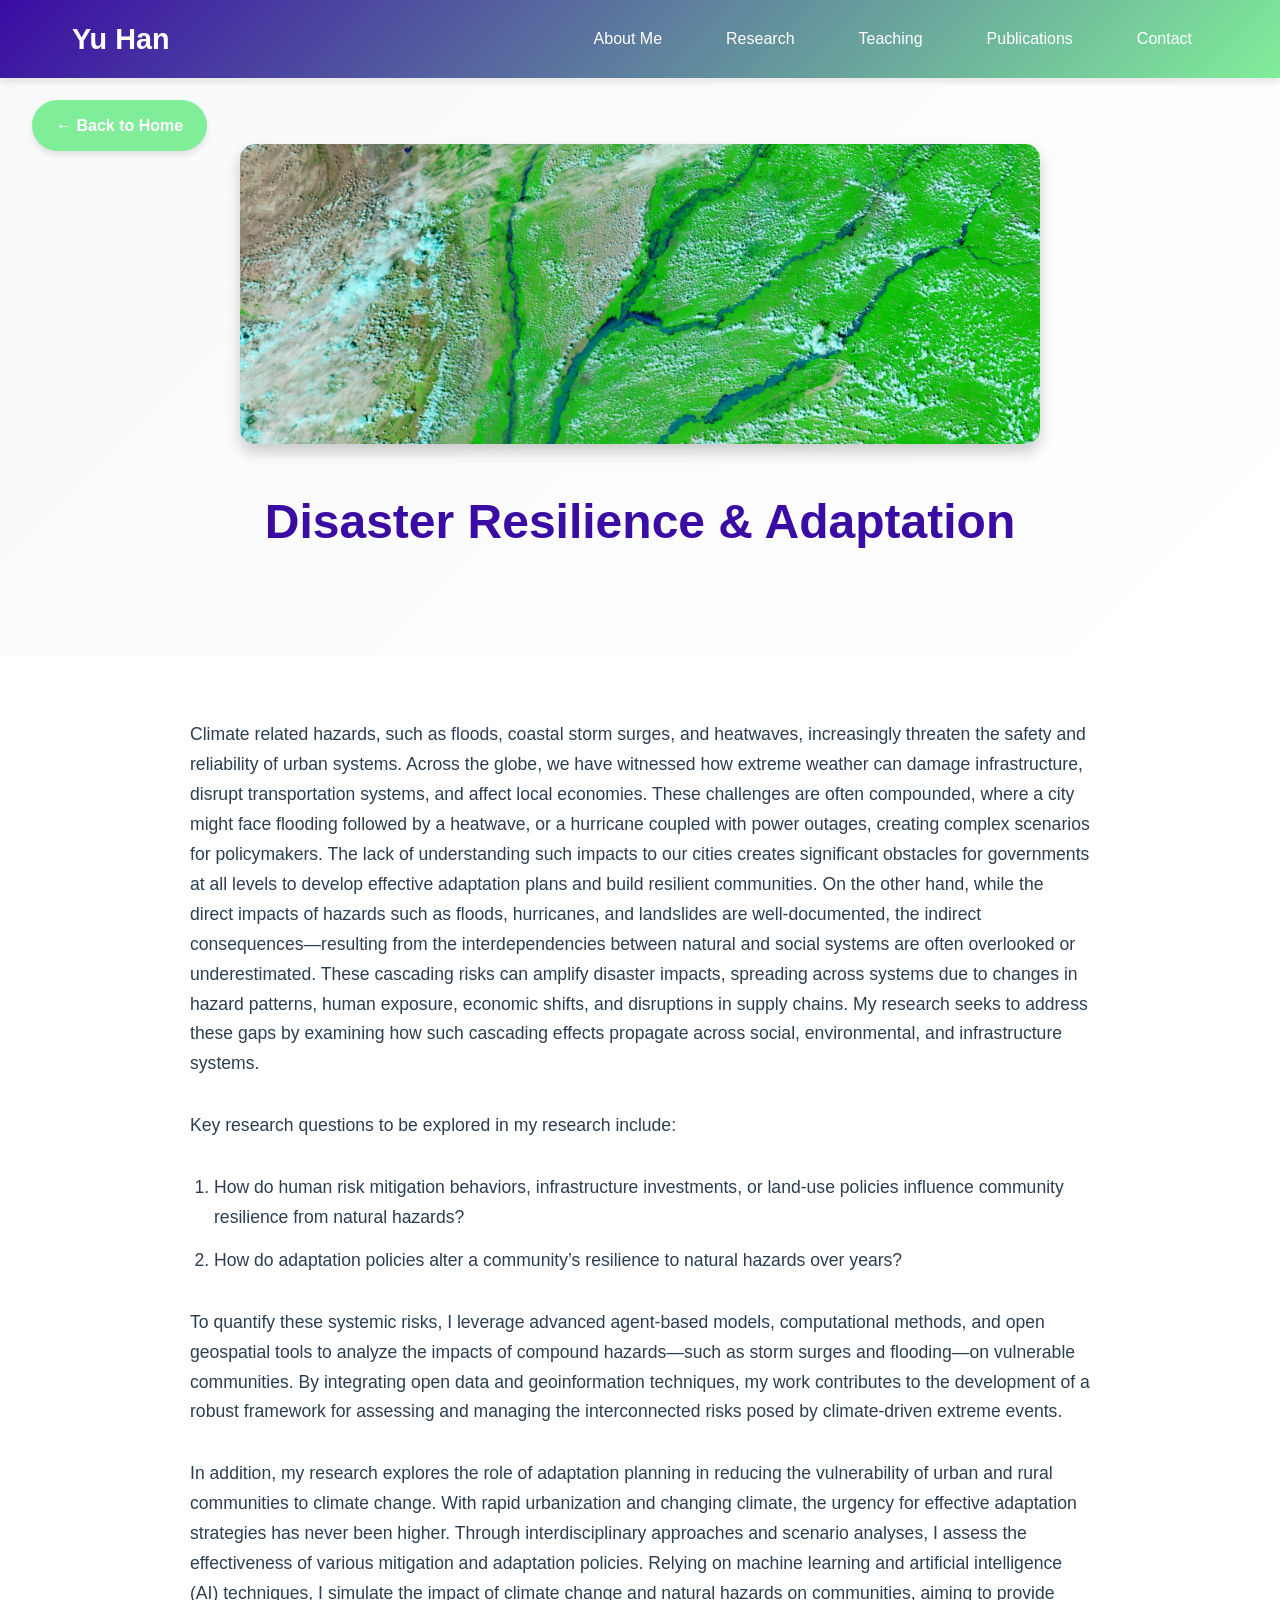
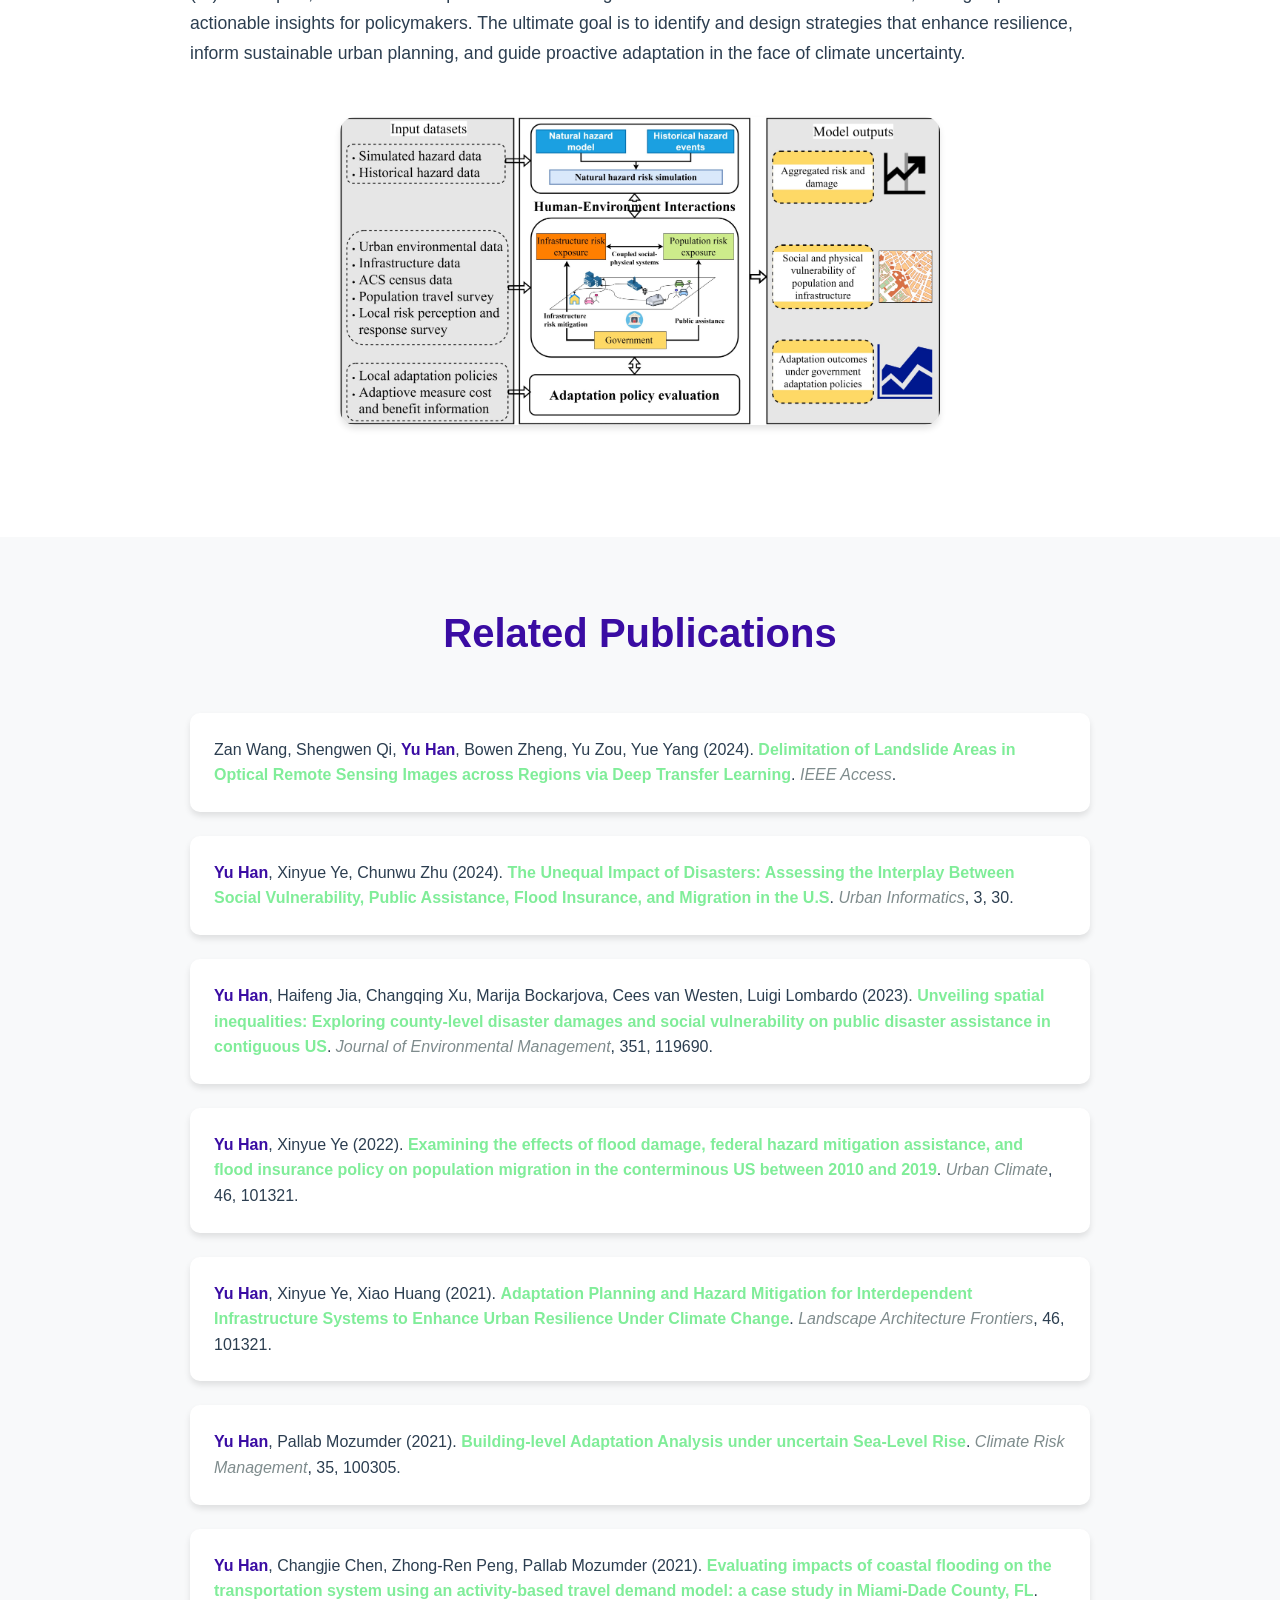
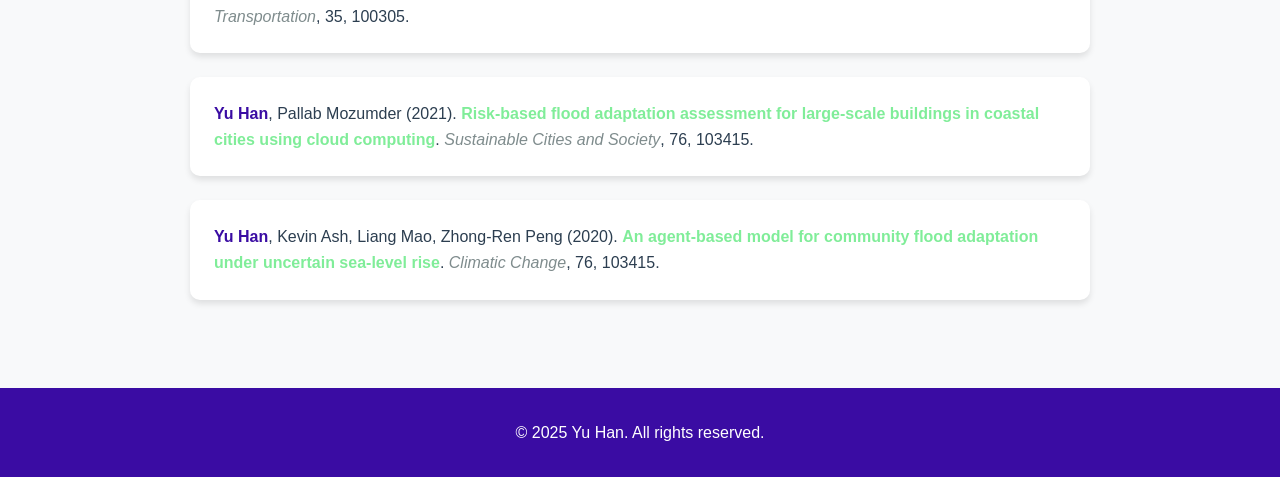
<file: yuhan/adaptation.html>
<!DOCTYPE html>
<html lang="en">
<head>
    <meta charset="UTF-8">
    <meta name="viewport" content="width=device-width, initial-scale=1.0">
    <title>Climate Adaptation & Hazard Mitigation Planning - Yu Han</title>
    <style>
        * {
            margin: 0;
            padding: 0;
            box-sizing: border-box;
        }

        :root {
            --primary-color: #3a0ca3;
            --secondary-color: #80ed99;
            --accent-color: #e74c3c;
            --text-dark: #2c3e50;
            --text-light: #7f8c8d;
            --bg-light: #f8f9fa;
            --white: #ffffff;
            --shadow: 0 4px 6px rgba(0, 0, 0, 0.1);
            --shadow-hover: 0 8px 15px rgba(0, 0, 0, 0.2);
        }

        body {
            font-family: 'Segoe UI', Tahoma, Geneva, Verdana, sans-serif;
            line-height: 1.6;
            color: var(--text-dark);
            background-color: var(--white);
        }


        /* Header and Navigation */
        header {
            background: linear-gradient(135deg, var(--primary-color) 0%, var(--secondary-color) 100%);
            padding: 1rem 0;
            position: fixed;
            top: 0;
            width: 100%;
            z-index: 1000;
            box-shadow: var(--shadow);
        }

        .nav-container {
            max-width: 1200px;
            margin: 0 auto;
            padding: 0 2rem;
            display: flex;
            justify-content: space-between;
            align-items: center;
        }

        .logo {
            font-size: 1.8rem;
            font-weight: bold;
            color: var(--white);
            text-decoration: none;
        }

        nav ul {
            display: flex;
            list-style: none;
            gap: 2rem;
        }

        nav a {
            color: var(--white);
            text-decoration: none;
            font-weight: 500;
            transition: all 0.3s ease;
            padding: 0.5rem 1rem;
            border-radius: 5px;
        }

        nav a:hover {
            background-color: rgba(255, 255, 255, 0.2);
            transform: translateY(-2px);
        }

        .mobile-menu-toggle {
            display: none;
            flex-direction: column;
            cursor: pointer;
            padding: 0.5rem;
        }

        .mobile-menu-toggle span {
            width: 25px;
            height: 3px;
            background: var(--white);
            margin: 3px 0;
            transition: 0.3s;
        }

        /* Main Content */
        main {
            margin-top: 80px;
            min-height: calc(100vh - 80px);
        }

        .container {
            max-width: 1200px;
            margin: 0 auto;
            padding: 0 2rem;
        }

        /* Hero Section */
        .hero {
            background: linear-gradient(135deg, var(--bg-light) 0%, var(--white) 100%);
            padding: 4rem 0;
            text-align: center;
        }

        .hero-image {
            width: 100%;
            max-width: 800px;
            height: 300px;
            object-fit: cover;
            border-radius: 15px;
            box-shadow: var(--shadow-hover);
            margin-bottom: 2rem;
        }

        .hero h1 {
            font-size: 3rem;
            margin-bottom: 2rem;
            color: var(--primary-color);
        }

        /* Back Button */
        .back-button {
            position: absolute;
            top: 100px;
            left: 2rem;
            background: var(--secondary-color);
            color: var(--white);
            text-decoration: none;
            padding: 0.8rem 1.5rem;
            border-radius: 50px;
            font-weight: 600;
            transition: all 0.3s ease;
            box-shadow: var(--shadow);
            z-index: 100;
        }

        .back-button:hover {
            background: var(--primary-color);
            transform: translateY(-3px);
            box-shadow: var(--shadow-hover);
        }

        /* Content Section */
        .content {
            padding: 4rem 0;
        }

        .content-text {
            max-width: 900px;
            margin: 0 auto;
        }

        .content-text p {
            margin-bottom: 2rem;
            font-size: 1.1rem;
            line-height: 1.7;
            color: var(--text-dark);
        }
        .content-text ul,
        .content-text ol {
            margin-bottom: 2rem;
            padding-left: 1.5rem; /* keeps bullets/numbers indented nicely */
        }

        .content-text li {
            font-size: 1.1rem;      /* same as your paragraph */
            line-height: 1.7;       /* same as your paragraph */
            color: var(--text-dark);
            margin-bottom: 0.8rem;  /* adds a bit of spacing between list items */
        }
        .research-image {
            display: block;
            margin: 3rem auto;
            max-width: 600px;
            width: 100%;
            height: auto;
            border-radius: 15px;
            box-shadow: var(--shadow);
        }

        /* Publications Section */
        .publications {
            background-color: var(--bg-light);
            padding: 4rem 0;
        }

        .section-title {
            font-size: 2.5rem;
            text-align: center;
            margin-bottom: 3rem;
            color: var(--primary-color);
        }

        .publication {
            background: var(--white);
            padding: 1.5rem;
            border-radius: 10px;
            margin-bottom: 1.5rem;
            box-shadow: var(--shadow);
            transition: all 0.3s ease;
            max-width: 900px;
            margin-left: auto;
            margin-right: auto;
            margin-bottom: 1.5rem;
        }

        .publication:hover {
            transform: translateX(10px);
            box-shadow: var(--shadow-hover);
        }

        .publication p {
            margin: 0;
            line-height: 1.6;
        }

        .publication a {
            color: var(--secondary-color);
            text-decoration: none;
            font-weight: 600;
        }

        .publication a:hover {
            text-decoration: underline;
        }

        .publication strong {
            color: var(--primary-color);
        }

        .publication i {
            color: var(--text-light);
            font-style: italic;
        }

        /* Footer */
        footer {
            background: var(--primary-color);
            color: var(--white);
            text-align: center;
            padding: 2rem 0;
        }

        /* Responsive Design */
        @media (max-width: 768px) {
            .nav-container {
                padding: 0 1rem;
            }

            nav ul {
                display: none;
                position: absolute;
                top: 100%;
                left: 0;
                right: 0;
                background: var(--primary-color);
                flex-direction: column;
                padding: 1rem;
                box-shadow: var(--shadow);
            }

            nav ul.active {
                display: flex;
            }

            .mobile-menu-toggle {
                display: flex;
            }

            .hero h1 {
                font-size: 2.5rem;
            }

            .container {
                padding: 0 1rem;
            }

            .back-button {
                left: 1rem;
            }
        }

        @media (max-width: 480px) {
            .hero {
                padding: 2rem 0;
            }

            .content {
                padding: 2rem 0;
            }

            .publications {
                padding: 2rem 0;
            }

            .hero h1 {
                font-size: 2rem;
            }
        }

        /* Animations */
        @keyframes fadeInUp {
            from {
                opacity: 0;
                transform: translateY(30px);
            }
            to {
                opacity: 1;
                transform: translateY(0);
            }
        }

        .fade-in-up {
            animation: fadeInUp 0.6s ease forwards;
        }

        /* Smooth scrolling */
        html {
            scroll-behavior: smooth;
        }
    </style>
</head>
<body>
    <a href="cv.html" class="back-button">← Back to Home</a>
    
    <header>
        <div class="nav-container">
            <a href="cv.html" class="logo">Yu Han</a>
            <nav>
                <ul id="nav-menu">
                    <li><a href="cv.html">About Me</a></li>
                    <li><a href="cv.html#research">Research</a></li>
                    <li><a href="cv.html#teaching">Teaching</a></li>
                    <li><a href="cv.html#publications">Publications</a></li>
                    <li><a href="cv.html#contact">Contact</a></li>
                </ul>
            </nav>
            <div class="mobile-menu-toggle" id="mobile-toggle">
                <span></span>
                <span></span>
                <span></span>
            </div>
        </div>
    </header>

    <main>
        <!-- Hero Section -->
        <section class="hero">
            <div class="container">
                <img src="./images/pics/1adaptation.jpg" alt="Climate Adaptation Research" class="hero-image">
                <h1>Disaster Resilience & Adaptation</h1>
            </div>
        </section>

        <!-- Content Section -->
        <section class="content">
            <div class="container">
                <div class="content-text fade-in-up">
                    <p>Climate related hazards, such as floods, coastal storm surges, and heatwaves, increasingly threaten the safety and reliability of urban systems. Across the globe, we have witnessed how extreme weather can damage infrastructure, disrupt transportation systems, and affect local economies. These challenges are often compounded, where a city might face flooding followed by a heatwave, or a hurricane coupled with power outages, creating complex scenarios for policymakers. The lack of understanding such impacts to our cities creates significant obstacles for governments at all levels to develop effective adaptation plans and build resilient communities. On the other hand, while the direct impacts of hazards such as floods, hurricanes, and landslides are well-documented, the indirect consequences—resulting from the interdependencies between natural and social systems are often overlooked or underestimated. These cascading risks can amplify disaster impacts, spreading across systems due to changes in hazard patterns, human exposure, economic shifts, and disruptions in supply chains. My research seeks to address these gaps by examining how such cascading effects propagate across social, environmental, and infrastructure systems.
                    </p>
                    <p>Key research questions to be explored in my research include:</p>
                    <ol>
                      <li>How do human risk mitigation behaviors, infrastructure investments, or land-use policies influence community resilience from natural hazards?</li>
                      <li>How do adaptation policies alter a community’s resilience to natural hazards over years?</li>
                    </ol>
                    
                    <p>
                    To quantify these systemic risks, I leverage advanced agent-based models, computational methods, and open geospatial tools to analyze the impacts of compound hazards—such as storm surges and flooding—on vulnerable communities. By integrating open data and geoinformation techniques, my work contributes to the development of a robust framework for assessing and managing the interconnected risks posed by climate-driven extreme events.</p>
                    
                    <p>In addition, my research explores the role of adaptation planning in reducing the vulnerability of urban and rural communities to climate change. With rapid urbanization and changing climate, the urgency for effective adaptation strategies has never been higher. Through interdisciplinary approaches and scenario analyses, I assess the effectiveness of various mitigation and adaptation policies. Relying on machine learning and artificial intelligence (AI) techniques, I simulate the impact of climate change and natural hazards on communities, aiming to provide actionable insights for policymakers. The ultimate goal is to identify and design strategies that enhance resilience, inform sustainable urban planning, and guide proactive adaptation in the face of climate uncertainty.</p>

                    <img src="images/research1.jpg" alt="Systemic Risk Research" class="research-image">
                </div>
            </div>
        </section>

        <!-- Publications Section -->
        <section class="publications">
            <div class="container">
                <h2 class="section-title">Related Publications</h2>
                
                <div class="publication fade-in-up">
                    <p>Zan Wang, Shengwen Qi, <strong>Yu Han</strong>, Bowen Zheng, Yu Zou, Yue Yang (2024). <a href="https://ieeexplore.ieee.org/document/10787013">Delimitation of Landslide Areas in Optical Remote Sensing Images across Regions via Deep Transfer Learning</a>. <i>IEEE Access</i>.</p>
                </div>

                <div class="publication fade-in-up">
                    <p><strong>Yu Han</strong>, Xinyue Ye, Chunwu Zhu (2024). <a href="https://link.springer.com/article/10.1007/s44212-024-00061-9">The Unequal Impact of Disasters: Assessing the Interplay Between Social Vulnerability, Public Assistance, Flood Insurance, and Migration in the U.S</a>. <i>Urban Informatics</i>, 3, 30.</p>
                </div>

                <div class="publication fade-in-up">
                    <p><strong>Yu Han</strong>, Haifeng Jia, Changqing Xu, Marija Bockarjova, Cees van Westen, Luigi Lombardo (2023). <a href="https://doi.org/10.1016/j.jenvman.2023.119690">Unveiling spatial inequalities: Exploring county-level disaster damages and social vulnerability on public disaster assistance in contiguous US</a>. <i>Journal of Environmental Management</i>, 351, 119690.</p>
                </div>

                <div class="publication fade-in-up">
                    <p><strong>Yu Han</strong>, Xinyue Ye (2022). <a href="https://doi.org/10.1016/j.uclim.2022.101321">Examining the effects of flood damage, federal hazard mitigation assistance, and flood insurance policy on population migration in the conterminous US between 2010 and 2019</a>. <i>Urban Climate</i>, 46, 101321.</p>
                </div>

                <div class="publication fade-in-up">
                    <p><strong>Yu Han</strong>, Xinyue Ye, Xiao Huang (2021). <a href="https://journal.hep.com.cn/laf/EN/10.15302/J-LAF-1-030031">Adaptation Planning and Hazard Mitigation for Interdependent Infrastructure Systems to Enhance Urban Resilience Under Climate Change</a>. <i>Landscape Architecture Frontiers</i>, 46, 101321.</p>
                </div>

                <div class="publication fade-in-up">
                    <p><strong>Yu Han</strong>, Pallab Mozumder (2021). <a href="https://doi.org/10.1016/j.crm.2021.100305">Building-level Adaptation Analysis under uncertain Sea-Level Rise</a>. <i>Climate Risk Management</i>, 35, 100305.</p>
                </div>

                <div class="publication fade-in-up">
                    <p><strong>Yu Han</strong>, Changjie Chen, Zhong-Ren Peng, Pallab Mozumder (2021). <a href="https://doi.org/10.1007/s11116-021-10172-w">Evaluating impacts of coastal flooding on the transportation system using an activity-based travel demand model: a case study in Miami-Dade County, FL</a>. <i>Transportation</i>, 35, 100305.</p>
                </div>

                <div class="publication fade-in-up">
                    <p><strong>Yu Han</strong>, Pallab Mozumder (2021). <a href="https://www.sciencedirect.com/science/article/pii/S2210670721006880">Risk-based flood adaptation assessment for large-scale buildings in coastal cities using cloud computing</a>. <i>Sustainable Cities and Society</i>, 76, 103415.</p>
                </div>

                <div class="publication fade-in-up">
                    <p><strong>Yu Han</strong>, Kevin Ash, Liang Mao, Zhong-Ren Peng (2020). <a href="https://link.springer.com/article/10.1007/s10584-020-02802-6">An agent-based model for community flood adaptation under uncertain sea-level rise</a>. <i>Climatic Change</i>, 76, 103415.</p>
                </div>
            </div>
        </section>
    </main>

    <footer>
        <div class="container">
            <p>&copy; 2025 Yu Han. All rights reserved.</p>
        </div>
    </footer>

    <script>
        // Mobile menu toggle
        const mobileToggle = document.getElementById('mobile-toggle');
        const navMenu = document.getElementById('nav-menu');

        mobileToggle.addEventListener('click', () => {
            navMenu.classList.toggle('active');
        });

        // Close mobile menu when clicking on a link
        const navLinks = document.querySelectorAll('nav a');
        navLinks.forEach(link => {
            link.addEventListener('click', () => {
                navMenu.classList.remove('active');
            });
        });

        // Intersection Observer for animations
        const observerOptions = {
            threshold: 0.1,
            rootMargin: '0px 0px -50px 0px'
        };

        const observer = new IntersectionObserver((entries) => {
            entries.forEach(entry => {
                if (entry.isIntersecting) {
                    entry.target.classList.add('fade-in-up');
                }
            });
        }, observerOptions);

        // Observe publications for animation
        document.querySelectorAll('.publication, .content-text').forEach(el => {
            observer.observe(el);
        });
    </script>
</body>
</html>
</file>
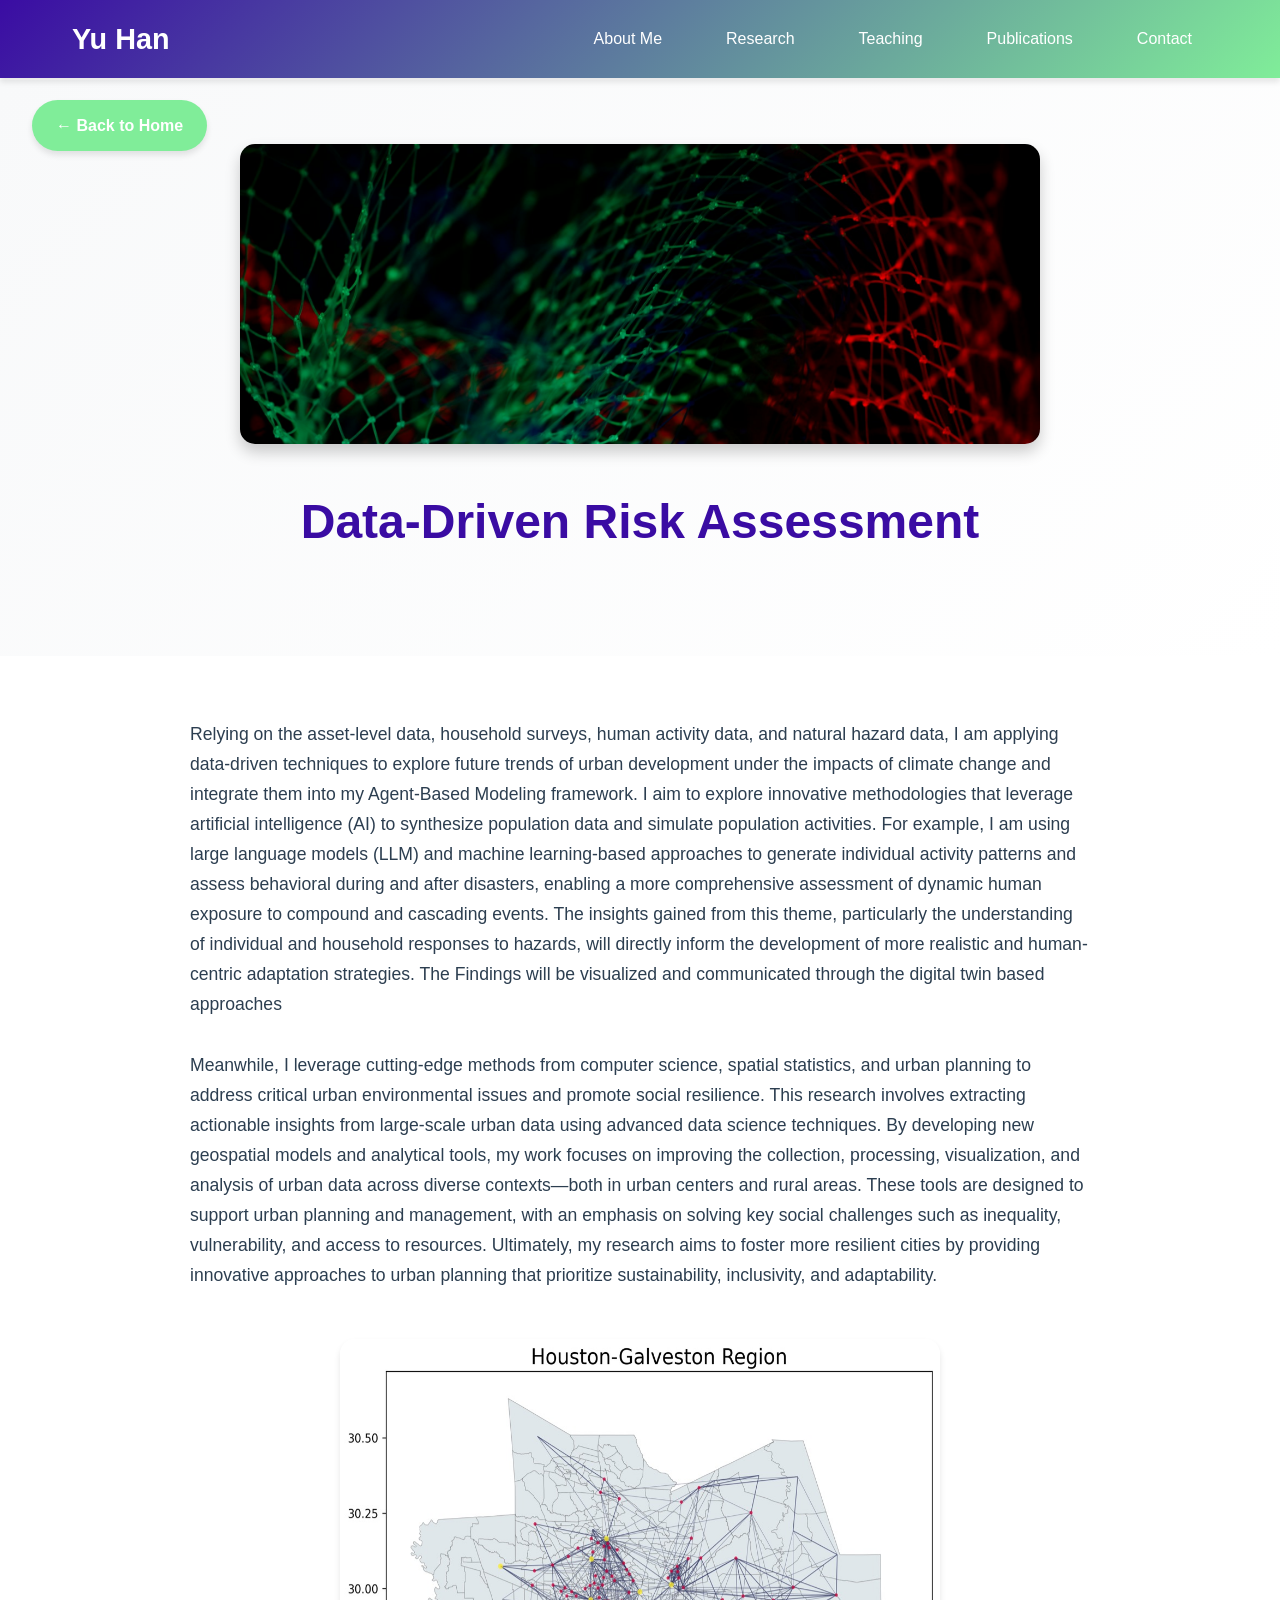
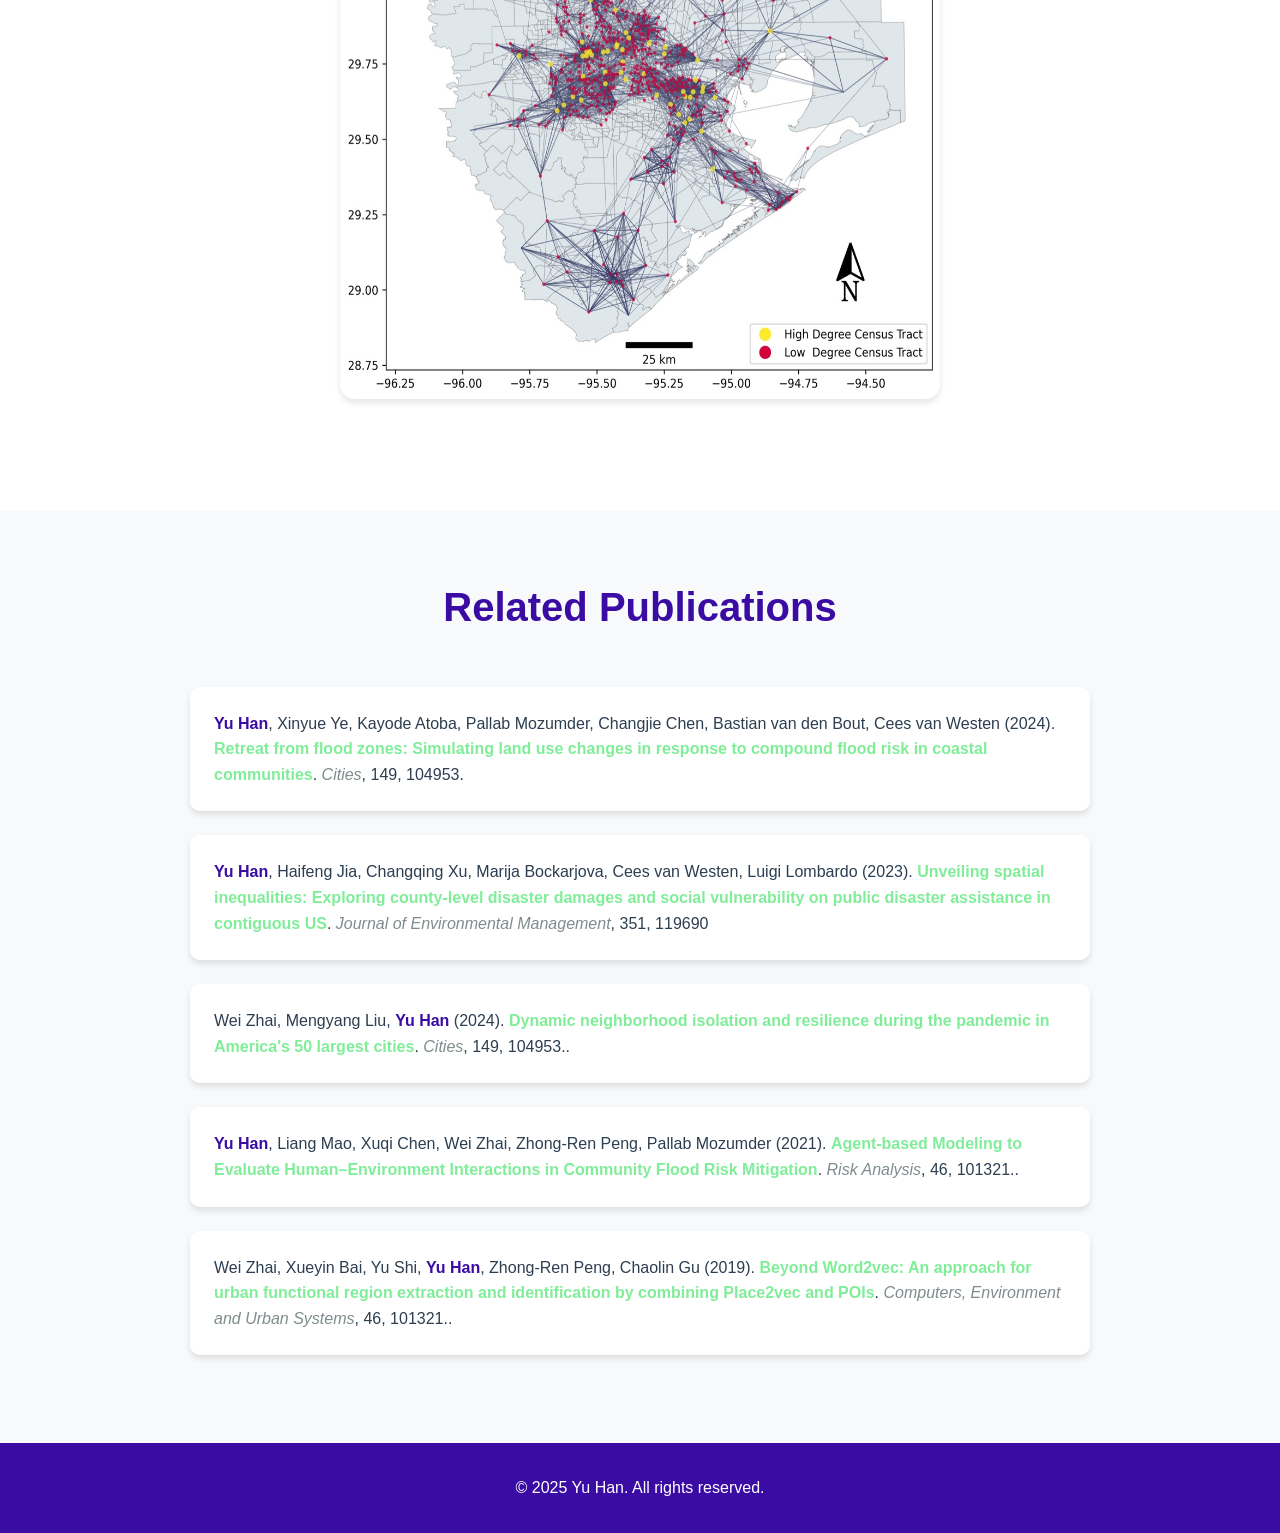
<file: yuhan/datadrivenrisk.html>
<!DOCTYPE html>
<html lang="en">
<head>
    <meta charset="UTF-8">
    <meta name="viewport" content="width=device-width, initial-scale=1.0">
    <title>Cities & Urban Resilience - Yu Han</title>
    <style>
        * {
            margin: 0;
            padding: 0;
            box-sizing: border-box;
        }

        :root {
            --primary-color: #3a0ca3;
            --secondary-color: #80ed99;
            --accent-color: #e74c3c;
            --text-dark: #2c3e50;
            --text-light: #7f8c8d;
            --bg-light: #f8f9fa;
            --white: #ffffff;
            --shadow: 0 4px 6px rgba(0, 0, 0, 0.1);
            --shadow-hover: 0 8px 15px rgba(0, 0, 0, 0.2);
        }

        body {
            font-family: 'Segoe UI', Tahoma, Geneva, Verdana, sans-serif;
            line-height: 1.6;
            color: var(--text-dark);
            background-color: var(--white);
        }

        /* Header and Navigation */
        header {
            background: linear-gradient(135deg, var(--primary-color) 0%, var(--secondary-color) 100%);
            padding: 1rem 0;
            position: fixed;
            top: 0;
            width: 100%;
            z-index: 1000;
            box-shadow: var(--shadow);
        }

        .nav-container {
            max-width: 1200px;
            margin: 0 auto;
            padding: 0 2rem;
            display: flex;
            justify-content: space-between;
            align-items: center;
        }

        .logo {
            font-size: 1.8rem;
            font-weight: bold;
            color: var(--white);
            text-decoration: none;
        }

        nav ul {
            display: flex;
            list-style: none;
            gap: 2rem;
        }

        nav a {
            color: var(--white);
            text-decoration: none;
            font-weight: 500;
            transition: all 0.3s ease;
            padding: 0.5rem 1rem;
            border-radius: 5px;
        }

        nav a:hover {
            background-color: rgba(255, 255, 255, 0.2);
            transform: translateY(-2px);
        }

        .mobile-menu-toggle {
            display: none;
            flex-direction: column;
            cursor: pointer;
            padding: 0.5rem;
        }

        .mobile-menu-toggle span {
            width: 25px;
            height: 3px;
            background: var(--white);
            margin: 3px 0;
            transition: 0.3s;
        }

        /* Main Content */
        main {
            margin-top: 80px;
            min-height: calc(100vh - 80px);
        }

        .container {
            max-width: 1200px;
            margin: 0 auto;
            padding: 0 2rem;
        }

        /* Hero Section */
        .hero {
            background: linear-gradient(135deg, var(--bg-light) 0%, var(--white) 100%);
            padding: 4rem 0;
            text-align: center;
        }

        .hero-image {
            width: 100%;
            max-width: 800px;
            height: 300px;
            object-fit: cover;
            border-radius: 15px;
            box-shadow: var(--shadow-hover);
            margin-bottom: 2rem;
        }

        .hero h1 {
            font-size: 3rem;
            margin-bottom: 2rem;
            color: var(--primary-color);
        }

        /* Back Button */
        .back-button {
            position: absolute;
            top: 100px;
            left: 2rem;
            background: var(--secondary-color);
            color: var(--white);
            text-decoration: none;
            padding: 0.8rem 1.5rem;
            border-radius: 50px;
            font-weight: 600;
            transition: all 0.3s ease;
            box-shadow: var(--shadow);
            z-index: 100;
        }

        .back-button:hover {
            background: var(--primary-color);
            transform: translateY(-3px);
            box-shadow: var(--shadow-hover);
        }

        /* Content Section */
        .content {
            padding: 4rem 0;
        }

        .content-text {
            max-width: 900px;
            margin: 0 auto;
        }

        .content-text p {
            margin-bottom: 2rem;
            font-size: 1.1rem;
            line-height: 1.7;
            color: var(--text-dark);
        }

        .research-image {
            display: block;
            margin: 3rem auto;
            max-width: 600px;
            width: 100%;
            height: auto;
            border-radius: 15px;
            box-shadow: var(--shadow);
        }

        /* Publications Section */
        .publications {
            background-color: var(--bg-light);
            padding: 4rem 0;
        }

        .section-title {
            font-size: 2.5rem;
            text-align: center;
            margin-bottom: 3rem;
            color: var(--primary-color);
        }

        .publication {
            background: var(--white);
            padding: 1.5rem;
            border-radius: 10px;
            margin-bottom: 1.5rem;
            box-shadow: var(--shadow);
            transition: all 0.3s ease;
            max-width: 900px;
            margin-left: auto;
            margin-right: auto;
            margin-bottom: 1.5rem;
        }

        .publication:hover {
            transform: translateX(10px);
            box-shadow: var(--shadow-hover);
        }

        .publication p {
            margin: 0;
            line-height: 1.6;
        }

        .publication a {
            color: var(--secondary-color);
            text-decoration: none;
            font-weight: 600;
        }

        .publication a:hover {
            text-decoration: underline;
        }

        .publication strong {
            color: var(--primary-color);
        }

        .publication i {
            color: var(--text-light);
            font-style: italic;
        }

        /* Footer */
        footer {
            background: var(--primary-color);
            color: var(--white);
            text-align: center;
            padding: 2rem 0;
        }

        /* Responsive Design */
        @media (max-width: 768px) {
            .nav-container {
                padding: 0 1rem;
            }

            nav ul {
                display: none;
                position: absolute;
                top: 100%;
                left: 0;
                right: 0;
                background: var(--primary-color);
                flex-direction: column;
                padding: 1rem;
                box-shadow: var(--shadow);
            }

            nav ul.active {
                display: flex;
            }

            .mobile-menu-toggle {
                display: flex;
            }

            .hero h1 {
                font-size: 2.5rem;
            }

            .container {
                padding: 0 1rem;
            }

            .back-button {
                left: 1rem;
            }
        }

        @media (max-width: 480px) {
            .hero {
                padding: 2rem 0;
            }

            .content {
                padding: 2rem 0;
            }

            .publications {
                padding: 2rem 0;
            }

            .hero h1 {
                font-size: 2rem;
            }
        }

        /* Animations */
        @keyframes fadeInUp {
            from {
                opacity: 0;
                transform: translateY(30px);
            }
            to {
                opacity: 1;
                transform: translateY(0);
            }
        }

        .fade-in-up {
            animation: fadeInUp 0.6s ease forwards;
        }

        /* Smooth scrolling */
        html {
            scroll-behavior: smooth;
        }
    </style>
</head>
<body>
    <a href="cv.html" class="back-button">← Back to Home</a>
    
    <header>
        <div class="nav-container">
            <a href="cv.html" class="logo">Yu Han</a>
            <nav>
                <ul id="nav-menu">
                    <li><a href="cv.html">About Me</a></li>
                    <li><a href="cv.html#research">Research</a></li>
                    <li><a href="cv.html#teaching">Teaching</a></li>
                    <li><a href="cv.html#publications">Publications</a></li>
                    <li><a href="cv.html#contact">Contact</a></li>
                </ul>
            </nav>
            <div class="mobile-menu-toggle" id="mobile-toggle">
                <span></span>
                <span></span>
                <span></span>
            </div>
        </div>
    </header>

    <main>
        <!-- Hero Section -->
        <section class="hero">
            <div class="container">
                <img src="./images/pics/3.artificialintelligence.jpg" alt="Urban Resilience Research" class="hero-image">
                <h1>Data-Driven Risk Assessment</h1>
            </div>
        </section>

        <!-- Content Section -->
        <section class="content">
            <div class="container">
                <div class="content-text fade-in-up">
                    <p>Relying on the asset-level data, household surveys, human activity data, and natural hazard data, I am applying data-driven techniques to explore future trends of urban development under the impacts of climate change and integrate them into my Agent-Based Modeling framework. I aim to explore innovative methodologies that leverage artificial intelligence (AI) to synthesize population data and simulate population activities. For example, I am using large language models (LLM) and machine learning-based approaches to generate individual activity patterns and assess behavioral during and after disasters, enabling a more comprehensive assessment of dynamic human exposure to compound and cascading events. The insights gained from this theme, particularly the understanding of individual and household responses to hazards, will directly inform the development of more realistic and human-centric adaptation strategies. The Findings will be visualized and communicated through the digital twin based approaches </p>
                    
                    <p>Meanwhile, I leverage cutting-edge methods from computer science, spatial statistics, and urban planning to address critical urban environmental issues and promote social resilience. This research involves extracting actionable insights from large-scale urban data using advanced data science techniques. By developing new geospatial models and analytical tools, my work focuses on improving the collection, processing, visualization, and analysis of urban data across diverse contexts—both in urban centers and rural areas. These tools are designed to support urban planning and management, with an emphasis on solving key social challenges such as inequality, vulnerability, and access to resources. Ultimately, my research aims to foster more resilient cities by providing innovative approaches to urban planning that prioritize sustainability, inclusivity, and adaptability.</p>

                    <img src="images/research4.jpg" alt="Urban Data Science Research" class="research-image">
                </div>
            </div>
        </section>

        <!-- Publications Section -->
        <section class="publications">
            <div class="container">
                <h2 class="section-title">Related Publications</h2>
                
                <div class="publication fade-in-up">
                    <p><strong>Yu Han</strong>, Xinyue Ye, Kayode Atoba, Pallab Mozumder, Changjie Chen, Bastian van den Bout, Cees van Westen (2024). <a href="https://doi.org/10.1016/j.cities.2024.104953">Retreat from flood zones: Simulating land use changes in response to compound flood risk in coastal communities</a>. <i>Cities</i>, 149, 104953.</p>
                </div>
                <div class="publication fade-in-up">
                    <p><strong>Yu Han</strong>, Haifeng Jia, Changqing Xu, Marija Bockarjova, Cees van Westen, Luigi Lombardo (2023). <a href="https://doi.org/10.1016/j.jenvman.2023.119690">Unveiling spatial inequalities: Exploring county-level disaster damages and social vulnerability on public disaster assistance in contiguous US</a>. <i>Journal of Environmental Management</i>, 351, 119690</p>
                </div>

                <div class="publication fade-in-up">
                    <p>Wei Zhai, Mengyang Liu, <strong>Yu Han</strong> (2024). <a href="https://www.sciencedirect.com/science/article/pii/S0264275124004748">Dynamic neighborhood isolation and resilience during the pandemic in America's 50 largest cities</a>. <i>Cities</i>, 149, 104953.</i>.</p>
                </div>

                <div class="publication fade-in-up">
                    <p><strong>Yu Han</strong>, Liang Mao, Xuqi Chen, Wei Zhai, Zhong-Ren Peng, Pallab Mozumder (2021). <a href="https://onlinelibrary.wiley.com/doi/10.1111/risa.13854">Agent-based Modeling to Evaluate Human–Environment Interactions in Community Flood Risk Mitigation</a>. <i>Risk Analysis</i>, 46, 101321.</i>.</p>
                </div>

                <div class="publication fade-in-up">
                    <p>Wei Zhai, Xueyin Bai, Yu Shi, <strong>Yu Han</strong>, Zhong-Ren Peng, Chaolin Gu (2019). <a href="https://doi.org/10.1016/j.compenvurbsys.2018.11.008">Beyond Word2vec: An approach for urban functional region extraction and identification by combining Place2vec and POIs</a>. <i>Computers, Environment and Urban Systems</i>, 46, 101321.</i>.</p>
                </div>

                
            </div>
        </section>
    </main>

    <footer>
        <div class="container">
            <p>&copy; 2025 Yu Han. All rights reserved.</p>
        </div>
    </footer>

    <script>
        // Mobile menu toggle
        const mobileToggle = document.getElementById('mobile-toggle');
        const navMenu = document.getElementById('nav-menu');

        mobileToggle.addEventListener('click', () => {
            navMenu.classList.toggle('active');
        });

        // Close mobile menu when clicking on a link
        const navLinks = document.querySelectorAll('nav a');
        navLinks.forEach(link => {
            link.addEventListener('click', () => {
                navMenu.classList.remove('active');
            });
        });

        // Intersection Observer for animations
        const observerOptions = {
            threshold: 0.1,
            rootMargin: '0px 0px -50px 0px'
        };

        const observer = new IntersectionObserver((entries) => {
            entries.forEach(entry => {
                if (entry.isIntersecting) {
                    entry.target.classList.add('fade-in-up');
                }
            });
        }, observerOptions);

        // Observe publications for animation
        document.querySelectorAll('.publication, .content-text').forEach(el => {
            observer.observe(el);
        });
    </script>
</body>
</html>
</file>
<file: assets/news.css>
.news-section { scroll-margin-top: 90px; }
.news-heading { display: flex; align-items: center; justify-content: space-between; gap: 1rem; flex-wrap: wrap; margin-bottom: 1.5rem; }
.news-heading .section-title { margin: 0; border: 0; }
.news-controls { display: flex; gap: .5rem; }
.news-controls button { border: 1px solid var(--border-color); border-radius: 6px; background: white; color: var(--theme-color); padding: .6rem .9rem; font: inherit; cursor: pointer; }
.news-controls button:hover { background: var(--bg-secondary); }
.news-track { display: flex; gap: 1.25rem; overflow-x: auto; scroll-snap-type: x mandatory; padding: .25rem .25rem 1rem; }
.news-card { flex: 0 0 min(340px, 85%); scroll-snap-align: start; padding: 1.5rem; border: 1px solid var(--border-color); border-top: 3px solid var(--theme-color); border-radius: 8px; background: white; }
.news-card .news-meta { color: var(--theme-color); font-size: .85rem; font-weight: 600; margin-bottom: .75rem; }
.news-card h3 { font-size: 1.15rem; line-height: 1.5; margin-bottom: .75rem; }
.news-card p { color: var(--text-secondary); margin-bottom: 1rem; }
.news-card a, .news-sources a { color: var(--theme-color); }
.news-sources { margin-top: 1rem; color: var(--text-secondary); }
:focus-visible { outline: 3px solid var(--theme-color); outline-offset: 4px; }
@media (prefers-reduced-motion: reduce) { html { scroll-behavior: auto; } }
</file>
<file: styles.css>
/* Typing Animation */
@import url(https://fonts.googleapis.com/css?family=Roboto:500|Roboto+Mono:500,700,900);@import url(https://maxcdn.bootstrapcdn.com/font-awesome/4.7.0/css/font-awesome.min.css);/*!
 * Bootstrap v3.3.7 (http://getbootstrap.com)
 * Copyright 2011-2016 Twitter, Inc.
 * Licensed under MIT (https://github.com/twbs/bootstrap/blob/master/LICENSE)
 */
/*! normalize.css v3.0.3 | MIT License | github.com/necolas/normalize.css */html{font-family:sans-serif;-ms-text-size-adjust:100%;-webkit-text-size-adjust:100%}body{margin:0}article,aside,details,figcaption,figure,footer,header,hgroup,main,menu,nav,section,summary{display:block}audio,canvas,progress,video{display:inline-block;vertical-align:baseline}audio:not([controls]){display:none;height:0}[hidden],template{display:none}a{background-color:transparent}a:active,a:hover{outline:0}abbr[title]{border-bottom:1px dotted}b,strong{font-weight:700}dfn{font-style:italic}h1{font-size:2em;margin:.67em 0}mark{background:#ff0;color:#000}small{font-size:80%}sub,sup{font-size:75%;line-height:0;position:relative;vertical-align:baseline}sup{top:-.5em}sub{bottom:-.25em}img{border:0}svg:not(:root){overflow:hidden}figure{margin:1em 40px}hr{box-sizing:content-box;height:0}pre{overflow:auto}code,kbd,pre,samp{font-family:monospace,monospace;font-size:1em}button,input,optgroup,select,textarea{color:inherit;font:inherit;margin:0}button{overflow:visible}button,select{text-transform:none}button,html input[type=button],input[type=reset],input[type=submit]{-webkit-appearance:button;cursor:pointer}button[disabled],html input[disabled]{cursor:default}button::-moz-focus-inner,input::-moz-focus-inner{border:0;padding:0}input{line-height:normal}input[type=checkbox],input[type=radio]{box-sizing:border-box;padding:0}input[type=number]::-webkit-inner-spin-button,input[type=number]::-webkit-outer-spin-button{height:auto}input[type=search]{-webkit-appearance:textfield;box-sizing:content-box}input[type=search]::-webkit-search-cancel-button,input[type=search]::-webkit-search-decoration{-webkit-appearance:none}fieldset{border:1px solid silver;margin:0 2px;padding:.35em .625em .75em}textarea{overflow:auto}optgroup{font-weight:700}table{border-collapse:collapse;border-spacing:0}td,th{padding:0}

/*! Source: https://github.com/h5bp/html5-boilerplate/blob/master/src/css/main.css */@media print{*,:after,:before{background:transparent!important;color:#000!important;box-shadow:none!important;text-shadow:none!important}a,a:visited{text-decoration:underline}a[href]:after{content:" (" attr(href) ")"}abbr[title]:after{content:" (" attr(title) ")"}a[href^="#"]:after,a[href^="javascript:"]:after{content:""}blockquote,pre{border:1px solid #999;page-break-inside:avoid}thead{display:table-header-group}img,tr{page-break-inside:avoid}img{max-width:100%!important}h2,h3,p{orphans:3;widows:3}h2,h3{page-break-after:avoid}.navbar{display:none}.btn>.caret,.dropup>.btn>.caret{border-top-color:#000!important}.label{border:1px solid #000}.table{border-collapse:collapse!important}.table td,.table th{background-color:#fff!important}.table-bordered td,.table-bordered th{border:1px solid #ddd!important}}*,:after,:before{-webkit-box-sizing:border-box;-moz-box-sizing:border-box;box-sizing:border-box}html{font-size:10px;-webkit-tap-highlight-color:transparent}body{font-family:Roboto Mono,Helvetica,Arial,sans-serif;font-size:11px;line-height:1.78;color:#000;background-color:#fff}button,input,select,textarea{font-family:inherit;font-size:inherit;line-height:inherit}a{color:#001aff;text-decoration:none}a:focus,a:hover{color:#0012b3;text-decoration:underline}a:focus{outline:5px auto -webkit-focus-ring-color;outline-offset:-2px}figure{margin:0}img{vertical-align:middle}.img-responsive{display:block;max-width:100%;height:auto}.img-rounded{border-radius:0}.img-thumbnail{padding:4px;line-height:1.78;background-color:#fff;border:1px solid #ddd;border-radius:0;-webkit-transition:all .2s ease-in-out;-o-transition:all .2s ease-in-out;transition:all .2s ease-in-out;display:inline-block;max-width:100%;height:auto}.img-circle{border-radius:50%}hr{margin-top:19px;margin-bottom:19px;border:0;border-top:1px solid #eee}.sr-only{position:absolute;width:1px;height:1px;margin:-1px;padding:0;overflow:hidden;clip:rect(0,0,0,0);border:0}.sr-only-focusable:active,.sr-only-focusable:focus{position:static;width:auto;height:auto;margin:0;overflow:visible;clip:auto}[role=button]{cursor:pointer}.h1,.h2,.h3,.h4,.h5,.h6,h1,h2,h3,h4,h5,h6{font-family:Roboto Mono,Helvetica,Arial,sans-serif;font-weight:700;line-height:1.1;color:#000}.h1 .small,.h1 small,.h2 .small,.h2 small,.h3 .small,.h3 small,.h4 .small,.h4 small,.h5 .small,.h5 small,.h6 .small,.h6 small,h1 .small,h1 small,h2 .small,h2 small,h3 .small,h3 small,h4 .small,h4 small,h5 .small,h5 small,h6 .small,h6 small{font-weight:400;line-height:1;color:#777}.h1,.h2,.h3,h1,h2,h3{margin-top:19px;margin-bottom:9.5px}.h1 .small,.h1 small,.h2 .small,.h2 small,.h3 .small,.h3 small,h1 .small,h1 small,h2 .small,h2 small,h3 .small,h3 small{font-size:65%}.h4,.h5,.h6,h4,h5,h6{margin-top:9.5px;margin-bottom:9.5px}.h4 .small,.h4 small,.h5 .small,.h5 small,.h6 .small,.h6 small,h4 .small,h4 small,h5 .small,h5 small,h6 .small,h6 small{font-size:75%}.h1,h1{font-size:70px}.h2,h2{font-size:30px}.h3,h3{font-size:20px}.h4,.h5,h4,h5{font-size:11px}.h6,h6{font-size:10px}p{margin:0 0 9.5px}.lead{margin-bottom:19px;font-size:12px;font-weight:300;line-height:1.4}@media (min-width:768px){.lead{font-size:16.5px}}.small,small{font-size:90%}.mark,mark{background-color:#fcf8e3;padding:.2em}.text-left{text-align:left}.text-right{text-align:right}.text-center{text-align:center}.text-justify{text-align:justify}.text-nowrap{white-space:nowrap}.text-lowercase{text-transform:lowercase}.initialism,.text-uppercase{text-transform:uppercase}.text-capitalize{text-transform:capitalize}.text-muted{color:#777}.text-primary{color:#001aff}a.text-primary:focus,a.text-primary:hover{color:#0015cc}.text-success{color:#fff}a.text-success:focus,a.text-success:hover{color:#e6e6e6}.text-info{color:#31708f}a.text-info:focus,a.text-info:hover{color:#245269}.text-warning{color:#8a6d3b}a.text-warning:focus,a.text-warning:hover{color:#66512c}.text-danger{color:#fff}a.text-danger:focus,a.text-danger:hover{color:#e6e6e6}.bg-primary{color:#fff;background-color:#001aff}a.bg-primary:focus,a.bg-primary:hover{background-color:#0015cc}.bg-success,a.bg-success:focus,a.bg-success:hover{background-color:#000}.bg-info{background-color:#d9edf7}a.bg-info:focus,a.bg-info:hover{background-color:#afd9ee}.bg-warning{background-color:#fcf8e3}a.bg-warning:focus,a.bg-warning:hover{background-color:#f7ecb5}.bg-danger{background-color:red}a.bg-danger:focus,a.bg-danger:hover{background-color:#c00}.page-header{padding-bottom:8.5px;margin:38px 0 19px;border-bottom:1px solid #eee}ol,ul{margin-top:0;margin-bottom:9.5px}ol ol,ol ul,ul ol,ul ul{margin-bottom:0}.list-inline,.list-unstyled{padding-left:0;list-style:none}.list-inline{margin-left:-5px}.list-inline>li{display:inline-block;padding-left:5px;padding-right:5px}dl{margin-top:0;margin-bottom:19px}dd,dt{line-height:1.78}dt{font-weight:700}dd{margin-left:0}.dl-horizontal dd:after,.dl-horizontal dd:before{content:" ";display:table}.dl-horizontal dd:after{clear:both}@media (min-width:768px){.dl-horizontal dt{float:left;width:160px;clear:left;text-align:right;overflow:hidden;text-overflow:ellipsis;white-space:nowrap}.dl-horizontal dd{margin-left:180px}}abbr[data-original-title],abbr[title]{cursor:help;border-bottom:1px dotted #777}.initialism{font-size:90%}blockquote{padding:9.5px 19px;margin:0 0 19px;font-size:13.75px;border-left:5px solid #eee}blockquote ol:last-child,blockquote p:last-child,blockquote ul:last-child{margin-bottom:0}blockquote .small,blockquote footer,blockquote small{display:block;font-size:80%;line-height:1.78;color:#777}blockquote .small:before,blockquote footer:before,blockquote small:before{content:"\2014   \A0"}.blockquote-reverse,blockquote.pull-right{padding-right:15px;padding-left:0;border-right:5px solid #eee;border-left:0;text-align:right}.blockquote-reverse .small:before,.blockquote-reverse footer:before,.blockquote-reverse small:before,blockquote.pull-right .small:before,blockquote.pull-right footer:before,blockquote.pull-right small:before{content:""}.blockquote-reverse .small:after,.blockquote-reverse footer:after,.blockquote-reverse small:after,blockquote.pull-right .small:after,blockquote.pull-right footer:after,blockquote.pull-right small:after{content:"\A0   \2014"}address{margin-bottom:19px;font-style:normal;line-height:1.78}code,kbd,pre,samp{font-family:Menlo,Monaco,Consolas,Courier New,monospace}code{color:#c7254e;background-color:#f9f2f4}code,kbd{padding:2px 4px;font-size:90%;border-radius:0}kbd{color:#fff;background-color:#333;box-shadow:inset 0 -1px 0 rgba(0,0,0,.25)}kbd kbd{padding:0;font-size:100%;font-weight:700;box-shadow:none}pre{display:block;padding:9px;margin:0 0 9.5px;font-size:10px;line-height:1.78;word-break:break-all;word-wrap:break-word;color:#333;background-color:#f5f5f5;border:1px solid #ccc;border-radius:0}pre code{padding:0;font-size:inherit;color:inherit;white-space:pre-wrap;background-color:transparent;border-radius:0}.pre-scrollable{max-height:340px;overflow-y:scroll}.container{margin-right:auto;margin-left:auto;padding-left:15px;padding-right:15px}.container:after,.container:before{content:" ";display:table}.container:after{clear:both}@media (min-width:768px){.container{width:750px}}@media (min-width:992px){.container{width:970px}}@media (min-width:1200px){.container{width:1170px}}.container-fluid{margin-right:auto;margin-left:auto;padding-left:15px;padding-right:15px}.container-fluid:after,.container-fluid:before{content:" ";display:table}.container-fluid:after{clear:both}.row{margin-left:-15px;margin-right:-15px}.row:after,.row:before{content:" ";display:table}.row:after{clear:both}.col-lg-1,.col-lg-2,.col-lg-3,.col-lg-4,.col-lg-5,.col-lg-6,.col-lg-7,.col-lg-8,.col-lg-9,.col-lg-10,.col-lg-11,.col-lg-12,.col-md-1,.col-md-2,.col-md-3,.col-md-4,.col-md-5,.col-md-6,.col-md-7,.col-md-8,.col-md-9,.col-md-10,.col-md-11,.col-md-12,.col-sm-1,.col-sm-2,.col-sm-3,.col-sm-4,.col-sm-5,.col-sm-6,.col-sm-7,.col-sm-8,.col-sm-9,.col-sm-10,.col-sm-11,.col-sm-12,.col-xs-1,.col-xs-2,.col-xs-3,.col-xs-4,.col-xs-5,.col-xs-6,.col-xs-7,.col-xs-8,.col-xs-9,.col-xs-10,.col-xs-11,.col-xs-12{position:relative;min-height:1px;padding-left:15px;padding-right:15px}.col-xs-1,.col-xs-2,.col-xs-3,.col-xs-4,.col-xs-5,.col-xs-6,.col-xs-7,.col-xs-8,.col-xs-9,.col-xs-10,.col-xs-11,.col-xs-12{float:left}.col-xs-1{width:8.33333%}.col-xs-2{width:16.66667%}.col-xs-3{width:25%}.col-xs-4{width:33.33333%}.col-xs-5{width:41.66667%}.col-xs-6{width:50%}.col-xs-7{width:58.33333%}.col-xs-8{width:66.66667%}.col-xs-9{width:75%}.col-xs-10{width:83.33333%}.col-xs-11{width:91.66667%}.col-xs-12{width:100%}.col-xs-pull-0{right:auto}.col-xs-pull-1{right:8.33333%}.col-xs-pull-2{right:16.66667%}.col-xs-pull-3{right:25%}.col-xs-pull-4{right:33.33333%}.col-xs-pull-5{right:41.66667%}.col-xs-pull-6{right:50%}.col-xs-pull-7{right:58.33333%}.col-xs-pull-8{right:66.66667%}.col-xs-pull-9{right:75%}.col-xs-pull-10{right:83.33333%}.col-xs-pull-11{right:91.66667%}.col-xs-pull-12{right:100%}.col-xs-push-0{left:auto}.col-xs-push-1{left:8.33333%}.col-xs-push-2{left:16.66667%}.col-xs-push-3{left:25%}.col-xs-push-4{left:33.33333%}.col-xs-push-5{left:41.66667%}.col-xs-push-6{left:50%}.col-xs-push-7{left:58.33333%}.col-xs-push-8{left:66.66667%}.col-xs-push-9{left:75%}.col-xs-push-10{left:83.33333%}.col-xs-push-11{left:91.66667%}.col-xs-push-12{left:100%}.col-xs-offset-0{margin-left:0}.col-xs-offset-1{margin-left:8.33333%}.col-xs-offset-2{margin-left:16.66667%}.col-xs-offset-3{margin-left:25%}.col-xs-offset-4{margin-left:33.33333%}.col-xs-offset-5{margin-left:41.66667%}.col-xs-offset-6{margin-left:50%}.col-xs-offset-7{margin-left:58.33333%}.col-xs-offset-8{margin-left:66.66667%}.col-xs-offset-9{margin-left:75%}.col-xs-offset-10{margin-left:83.33333%}.col-xs-offset-11{margin-left:91.66667%}.col-xs-offset-12{margin-left:100%}@media (min-width:768px){.col-sm-1,.col-sm-2,.col-sm-3,.col-sm-4,.col-sm-5,.col-sm-6,.col-sm-7,.col-sm-8,.col-sm-9,.col-sm-10,.col-sm-11,.col-sm-12{float:left}.col-sm-1{width:8.33333%}.col-sm-2{width:16.66667%}.col-sm-3{width:25%}.col-sm-4{width:33.33333%}.col-sm-5{width:41.66667%}.col-sm-6{width:50%}.col-sm-7{width:58.33333%}.col-sm-8{width:66.66667%}.col-sm-9{width:75%}.col-sm-10{width:83.33333%}.col-sm-11{width:91.66667%}.col-sm-12{width:100%}.col-sm-pull-0{right:auto}.col-sm-pull-1{right:8.33333%}.col-sm-pull-2{right:16.66667%}.col-sm-pull-3{right:25%}.col-sm-pull-4{right:33.33333%}.col-sm-pull-5{right:41.66667%}.col-sm-pull-6{right:50%}.col-sm-pull-7{right:58.33333%}.col-sm-pull-8{right:66.66667%}.col-sm-pull-9{right:75%}.col-sm-pull-10{right:83.33333%}.col-sm-pull-11{right:91.66667%}.col-sm-pull-12{right:100%}.col-sm-push-0{left:auto}.col-sm-push-1{left:8.33333%}.col-sm-push-2{left:16.66667%}.col-sm-push-3{left:25%}.col-sm-push-4{left:33.33333%}.col-sm-push-5{left:41.66667%}.col-sm-push-6{left:50%}.col-sm-push-7{left:58.33333%}.col-sm-push-8{left:66.66667%}.col-sm-push-9{left:75%}.col-sm-push-10{left:83.33333%}.col-sm-push-11{left:91.66667%}.col-sm-push-12{left:100%}.col-sm-offset-0{margin-left:0}.col-sm-offset-1{margin-left:8.33333%}.col-sm-offset-2{margin-left:16.66667%}.col-sm-offset-3{margin-left:25%}.col-sm-offset-4{margin-left:33.33333%}.col-sm-offset-5{margin-left:41.66667%}.col-sm-offset-6{margin-left:50%}.col-sm-offset-7{margin-left:58.33333%}.col-sm-offset-8{margin-left:66.66667%}.col-sm-offset-9{margin-left:75%}.col-sm-offset-10{margin-left:83.33333%}.col-sm-offset-11{margin-left:91.66667%}.col-sm-offset-12{margin-left:100%}}@media (min-width:992px){.col-md-1,.col-md-2,.col-md-3,.col-md-4,.col-md-5,.col-md-6,.col-md-7,.col-md-8,.col-md-9,.col-md-10,.col-md-11,.col-md-12{float:left}.col-md-1{width:8.33333%}.col-md-2{width:16.66667%}.col-md-3{width:25%}.col-md-4{width:33.33333%}.col-md-5{width:41.66667%}.col-md-6{width:50%}.col-md-7{width:58.33333%}.col-md-8{width:66.66667%}.col-md-9{width:75%}.col-md-10{width:83.33333%}.col-md-11{width:91.66667%}.col-md-12{width:100%}.col-md-pull-0{right:auto}.col-md-pull-1{right:8.33333%}.col-md-pull-2{right:16.66667%}.col-md-pull-3{right:25%}.col-md-pull-4{right:33.33333%}.col-md-pull-5{right:41.66667%}.col-md-pull-6{right:50%}.col-md-pull-7{right:58.33333%}.col-md-pull-8{right:66.66667%}.col-md-pull-9{right:75%}.col-md-pull-10{right:83.33333%}.col-md-pull-11{right:91.66667%}.col-md-pull-12{right:100%}.col-md-push-0{left:auto}.col-md-push-1{left:8.33333%}.col-md-push-2{left:16.66667%}.col-md-push-3{left:25%}.col-md-push-4{left:33.33333%}.col-md-push-5{left:41.66667%}.col-md-push-6{left:50%}.col-md-push-7{left:58.33333%}.col-md-push-8{left:66.66667%}.col-md-push-9{left:75%}.col-md-push-10{left:83.33333%}.col-md-push-11{left:91.66667%}.col-md-push-12{left:100%}.col-md-offset-0{margin-left:0}.col-md-offset-1{margin-left:8.33333%}.col-md-offset-2{margin-left:16.66667%}.col-md-offset-3{margin-left:25%}.col-md-offset-4{margin-left:33.33333%}.col-md-offset-5{margin-left:41.66667%}.col-md-offset-6{margin-left:50%}.col-md-offset-7{margin-left:58.33333%}.col-md-offset-8{margin-left:66.66667%}.col-md-offset-9{margin-left:75%}.col-md-offset-10{margin-left:83.33333%}.col-md-offset-11{margin-left:91.66667%}.col-md-offset-12{margin-left:100%}}@media (min-width:1200px){.col-lg-1,.col-lg-2,.col-lg-3,.col-lg-4,.col-lg-5,.col-lg-6,.col-lg-7,.col-lg-8,.col-lg-9,.col-lg-10,.col-lg-11,.col-lg-12{float:left}.col-lg-1{width:8.33333%}.col-lg-2{width:16.66667%}.col-lg-3{width:25%}.col-lg-4{width:33.33333%}.col-lg-5{width:41.66667%}.col-lg-6{width:50%}.col-lg-7{width:58.33333%}.col-lg-8{width:66.66667%}.col-lg-9{width:75%}.col-lg-10{width:83.33333%}.col-lg-11{width:91.66667%}.col-lg-12{width:100%}.col-lg-pull-0{right:auto}.col-lg-pull-1{right:8.33333%}.col-lg-pull-2{right:16.66667%}.col-lg-pull-3{right:25%}.col-lg-pull-4{right:33.33333%}.col-lg-pull-5{right:41.66667%}.col-lg-pull-6{right:50%}.col-lg-pull-7{right:58.33333%}.col-lg-pull-8{right:66.66667%}.col-lg-pull-9{right:75%}.col-lg-pull-10{right:83.33333%}.col-lg-pull-11{right:91.66667%}.col-lg-pull-12{right:100%}.col-lg-push-0{left:auto}.col-lg-push-1{left:8.33333%}.col-lg-push-2{left:16.66667%}.col-lg-push-3{left:25%}.col-lg-push-4{left:33.33333%}.col-lg-push-5{left:41.66667%}.col-lg-push-6{left:50%}.col-lg-push-7{left:58.33333%}.col-lg-push-8{left:66.66667%}.col-lg-push-9{left:75%}.col-lg-push-10{left:83.33333%}.col-lg-push-11{left:91.66667%}.col-lg-push-12{left:100%}.col-lg-offset-0{margin-left:0}.col-lg-offset-1{margin-left:8.33333%}.col-lg-offset-2{margin-left:16.66667%}.col-lg-offset-3{margin-left:25%}.col-lg-offset-4{margin-left:33.33333%}.col-lg-offset-5{margin-left:41.66667%}.col-lg-offset-6{margin-left:50%}.col-lg-offset-7{margin-left:58.33333%}.col-lg-offset-8{margin-left:66.66667%}.col-lg-offset-9{margin-left:75%}.col-lg-offset-10{margin-left:83.33333%}.col-lg-offset-11{margin-left:91.66667%}.col-lg-offset-12{margin-left:100%}}table{background-color:transparent}caption{padding-top:8px;padding-bottom:8px;color:#777}caption,th{text-align:left}.table{width:100%;max-width:100%;margin-bottom:19px}.table>tbody>tr>td,.table>tbody>tr>th,.table>tfoot>tr>td,.table>tfoot>tr>th,.table>thead>tr>td,.table>thead>tr>th{padding:8px;line-height:1.78;vertical-align:top;border-top:1px solid #ddd}.table>thead>tr>th{vertical-align:bottom;border-bottom:2px solid #ddd}.table>caption+thead>tr:first-child>td,.table>caption+thead>tr:first-child>th,.table>colgroup+thead>tr:first-child>td,.table>colgroup+thead>tr:first-child>th,.table>thead:first-child>tr:first-child>td,.table>thead:first-child>tr:first-child>th{border-top:0}.table>tbody+tbody{border-top:2px solid #ddd}.table .table{background-color:#fff}.table-condensed>tbody>tr>td,.table-condensed>tbody>tr>th,.table-condensed>tfoot>tr>td,.table-condensed>tfoot>tr>th,.table-condensed>thead>tr>td,.table-condensed>thead>tr>th{padding:5px}.table-bordered,.table-bordered>tbody>tr>td,.table-bordered>tbody>tr>th,.table-bordered>tfoot>tr>td,.table-bordered>tfoot>tr>th,.table-bordered>thead>tr>td,.table-bordered>thead>tr>th{border:1px solid #ddd}.table-bordered>thead>tr>td,.table-bordered>thead>tr>th{border-bottom-width:2px}.table-striped>tbody>tr:nth-of-type(odd){background-color:#f9f9f9}.table-hover>tbody>tr:hover{background-color:#f5f5f5}table col[class*=col-]{position:static;float:none;display:table-column}table td[class*=col-],table th[class*=col-]{position:static;float:none;display:table-cell}.table>tbody>tr.active>td,.table>tbody>tr.active>th,.table>tbody>tr>td.active,.table>tbody>tr>th.active,.table>tfoot>tr.active>td,.table>tfoot>tr.active>th,.table>tfoot>tr>td.active,.table>tfoot>tr>th.active,.table>thead>tr.active>td,.table>thead>tr.active>th,.table>thead>tr>td.active,.table>thead>tr>th.active{background-color:#f5f5f5}.table-hover>tbody>tr.active:hover>td,.table-hover>tbody>tr.active:hover>th,.table-hover>tbody>tr:hover>.active,.table-hover>tbody>tr>td.active:hover,.table-hover>tbody>tr>th.active:hover{background-color:#e8e8e8}.table-hover>tbody>tr.success:hover>td,.table-hover>tbody>tr.success:hover>th,.table-hover>tbody>tr:hover>.success,.table-hover>tbody>tr>td.success:hover,.table-hover>tbody>tr>th.success:hover,.table>tbody>tr.success>td,.table>tbody>tr.success>th,.table>tbody>tr>td.success,.table>tbody>tr>th.success,.table>tfoot>tr.success>td,.table>tfoot>tr.success>th,.table>tfoot>tr>td.success,.table>tfoot>tr>th.success,.table>thead>tr.success>td,.table>thead>tr.success>th,.table>thead>tr>td.success,.table>thead>tr>th.success{background-color:#000}.table>tbody>tr.info>td,.table>tbody>tr.info>th,.table>tbody>tr>td.info,.table>tbody>tr>th.info,.table>tfoot>tr.info>td,.table>tfoot>tr.info>th,.table>tfoot>tr>td.info,.table>tfoot>tr>th.info,.table>thead>tr.info>td,.table>thead>tr.info>th,.table>thead>tr>td.info,.table>thead>tr>th.info{background-color:#d9edf7}.table-hover>tbody>tr.info:hover>td,.table-hover>tbody>tr.info:hover>th,.table-hover>tbody>tr:hover>.info,.table-hover>tbody>tr>td.info:hover,.table-hover>tbody>tr>th.info:hover{background-color:#c4e3f3}.table>tbody>tr.warning>td,.table>tbody>tr.warning>th,.table>tbody>tr>td.warning,.table>tbody>tr>th.warning,.table>tfoot>tr.warning>td,.table>tfoot>tr.warning>th,.table>tfoot>tr>td.warning,.table>tfoot>tr>th.warning,.table>thead>tr.warning>td,.table>thead>tr.warning>th,.table>thead>tr>td.warning,.table>thead>tr>th.warning{background-color:#fcf8e3}.table-hover>tbody>tr.warning:hover>td,.table-hover>tbody>tr.warning:hover>th,.table-hover>tbody>tr:hover>.warning,.table-hover>tbody>tr>td.warning:hover,.table-hover>tbody>tr>th.warning:hover{background-color:#faf2cc}.table>tbody>tr.danger>td,.table>tbody>tr.danger>th,.table>tbody>tr>td.danger,.table>tbody>tr>th.danger,.table>tfoot>tr.danger>td,.table>tfoot>tr.danger>th,.table>tfoot>tr>td.danger,.table>tfoot>tr>th.danger,.table>thead>tr.danger>td,.table>thead>tr.danger>th,.table>thead>tr>td.danger,.table>thead>tr>th.danger{background-color:red}.table-hover>tbody>tr.danger:hover>td,.table-hover>tbody>tr.danger:hover>th,.table-hover>tbody>tr:hover>.danger,.table-hover>tbody>tr>td.danger:hover,.table-hover>tbody>tr>th.danger:hover{background-color:#e60000}.table-responsive{overflow-x:auto;min-height:.01%}@media screen and (max-width:767px){.table-responsive{width:100%;margin-bottom:14.25px;overflow-y:hidden;-ms-overflow-style:-ms-autohiding-scrollbar;border:1px solid #ddd}.table-responsive>.table{margin-bottom:0}.table-responsive>.table>tbody>tr>td,.table-responsive>.table>tbody>tr>th,.table-responsive>.table>tfoot>tr>td,.table-responsive>.table>tfoot>tr>th,.table-responsive>.table>thead>tr>td,.table-responsive>.table>thead>tr>th{white-space:nowrap}.table-responsive>.table-bordered{border:0}.table-responsive>.table-bordered>tbody>tr>td:first-child,.table-responsive>.table-bordered>tbody>tr>th:first-child,.table-responsive>.table-bordered>tfoot>tr>td:first-child,.table-responsive>.table-bordered>tfoot>tr>th:first-child,.table-responsive>.table-bordered>thead>tr>td:first-child,.table-responsive>.table-bordered>thead>tr>th:first-child{border-left:0}.table-responsive>.table-bordered>tbody>tr>td:last-child,.table-responsive>.table-bordered>tbody>tr>th:last-child,.table-responsive>.table-bordered>tfoot>tr>td:last-child,.table-responsive>.table-bordered>tfoot>tr>th:last-child,.table-responsive>.table-bordered>thead>tr>td:last-child,.table-responsive>.table-bordered>thead>tr>th:last-child{border-right:0}.table-responsive>.table-bordered>tbody>tr:last-child>td,.table-responsive>.table-bordered>tbody>tr:last-child>th,.table-responsive>.table-bordered>tfoot>tr:last-child>td,.table-responsive>.table-bordered>tfoot>tr:last-child>th{border-bottom:0}}fieldset{margin:0;min-width:0}fieldset,legend{padding:0;border:0}legend{display:block;width:100%;margin-bottom:19px;font-size:16.5px;line-height:inherit;color:#333;border-bottom:1px solid #e5e5e5}label{display:inline-block;max-width:100%;margin-bottom:5px;font-weight:700}input[type=search]{-webkit-box-sizing:border-box;-moz-box-sizing:border-box;box-sizing:border-box}input[type=checkbox],input[type=radio]{margin:4px 0 0;margin-top:1px\9;line-height:normal}input[type=file]{display:block}input[type=range]{display:block;width:100%}select[multiple],select[size]{height:auto}input[type=checkbox]:focus,input[type=file]:focus,input[type=radio]:focus{outline:5px auto -webkit-focus-ring-color;outline-offset:-2px}output{padding-top:9px}.form-control,output{display:block;font-size:11px;line-height:1.78;color:#555}.form-control{width:100%;height:40px;padding:8px 14px;background-color:#fff;background-image:none;border:1px solid #000;border-radius:0;-webkit-box-shadow:inset 0 1px 1px rgba(0,0,0,.075);box-shadow:inset 0 1px 1px rgba(0,0,0,.075);-webkit-transition:border-color .15s ease-in-out,box-shadow .15s ease-in-out;-o-transition:border-color ease-in-out .15s,box-shadow ease-in-out .15s;transition:border-color .15s ease-in-out,box-shadow .15s ease-in-out}.form-control:focus{border-color:#66afe9;-webkit-box-shadow:inset 0 1px 1px rgba(0,0,0,.075),0 0 8px rgba(102,175,233,.6);box-shadow:inset 0 1px 1px rgba(0,0,0,.075),0 0 8px rgba(102,175,233,.6)}.form-control::-moz-placeholder{color:#999;opacity:1}.form-control:-ms-input-placeholder{color:#999}.form-control::-webkit-input-placeholder{color:#999}.form-control::-ms-expand{border:0;background-color:transparent}.form-control[disabled],.form-control[readonly],fieldset[disabled] .form-control{background-color:#eee;opacity:1}.form-control[disabled],fieldset[disabled] .form-control{cursor:not-allowed}textarea.form-control{height:auto}input[type=search]{-webkit-appearance:none}@media screen and (-webkit-min-device-pixel-ratio:0){input[type=date].form-control,input[type=datetime-local].form-control,input[type=month].form-control,input[type=time].form-control{line-height:40px}.input-group-sm>.input-group-btn>input[type=date].btn,.input-group-sm>.input-group-btn>input[type=datetime-local].btn,.input-group-sm>.input-group-btn>input[type=month].btn,.input-group-sm>.input-group-btn>input[type=time].btn,.input-group-sm>input[type=date].form-control,.input-group-sm>input[type=date].input-group-addon,.input-group-sm>input[type=datetime-local].form-control,.input-group-sm>input[type=datetime-local].input-group-addon,.input-group-sm>input[type=month].form-control,.input-group-sm>input[type=month].input-group-addon,.input-group-sm>input[type=time].form-control,.input-group-sm>input[type=time].input-group-addon,.input-group-sm input[type=date],.input-group-sm input[type=datetime-local],.input-group-sm input[type=month],.input-group-sm input[type=time],input[type=date].input-sm,input[type=datetime-local].input-sm,input[type=month].input-sm,input[type=time].input-sm{line-height:27px}.input-group-lg>.input-group-btn>input[type=date].btn,.input-group-lg>.input-group-btn>input[type=datetime-local].btn,.input-group-lg>.input-group-btn>input[type=month].btn,.input-group-lg>.input-group-btn>input[type=time].btn,.input-group-lg>input[type=date].form-control,.input-group-lg>input[type=date].input-group-addon,.input-group-lg>input[type=datetime-local].form-control,.input-group-lg>input[type=datetime-local].input-group-addon,.input-group-lg>input[type=month].form-control,.input-group-lg>input[type=month].input-group-addon,.input-group-lg>input[type=time].form-control,.input-group-lg>input[type=time].input-group-addon,.input-group-lg input[type=date],.input-group-lg input[type=datetime-local],.input-group-lg input[type=month],.input-group-lg input[type=time],input[type=date].input-lg,input[type=datetime-local].input-lg,input[type=month].input-lg,input[type=time].input-lg{line-height:41px}}.form-group{margin-bottom:15px}.checkbox,.radio{position:relative;display:block;margin-top:10px;margin-bottom:10px}.checkbox label,.radio label{min-height:19px;padding-left:20px;margin-bottom:0;font-weight:400;cursor:pointer}.checkbox-inline input[type=checkbox],.checkbox input[type=checkbox],.radio-inline input[type=radio],.radio input[type=radio]{position:absolute;margin-left:-20px;margin-top:4px\9}.checkbox+.checkbox,.radio+.radio{margin-top:-5px}.checkbox-inline,.radio-inline{position:relative;display:inline-block;padding-left:20px;margin-bottom:0;vertical-align:middle;font-weight:400;cursor:pointer}.checkbox-inline+.checkbox-inline,.radio-inline+.radio-inline{margin-top:0;margin-left:10px}.checkbox-inline.disabled,.checkbox.disabled label,.radio-inline.disabled,.radio.disabled label,fieldset[disabled] .checkbox-inline,fieldset[disabled] .checkbox label,fieldset[disabled] .radio-inline,fieldset[disabled] .radio label,fieldset[disabled] input[type=checkbox],fieldset[disabled] input[type=radio],input[type=checkbox].disabled,input[type=checkbox][disabled],input[type=radio].disabled,input[type=radio][disabled]{cursor:not-allowed}.form-control-static{padding-top:9px;padding-bottom:9px;margin-bottom:0;min-height:30px}.form-control-static.input-lg,.form-control-static.input-sm,.input-group-lg>.form-control-static.form-control,.input-group-lg>.form-control-static.input-group-addon,.input-group-lg>.input-group-btn>.form-control-static.btn,.input-group-sm>.form-control-static.form-control,.input-group-sm>.form-control-static.input-group-addon,.input-group-sm>.input-group-btn>.form-control-static.btn{padding-left:0;padding-right:0}.input-group-sm>.form-control,.input-group-sm>.input-group-addon,.input-group-sm>.input-group-btn>.btn,.input-sm{height:27px;padding:5px 10px;font-size:10px;line-height:1.5;border-radius:0}.input-group-sm>.input-group-btn>select.btn,.input-group-sm>select.form-control,.input-group-sm>select.input-group-addon,select.input-sm{height:27px;line-height:27px}.input-group-sm>.input-group-btn>select[multiple].btn,.input-group-sm>.input-group-btn>textarea.btn,.input-group-sm>select[multiple].form-control,.input-group-sm>select[multiple].input-group-addon,.input-group-sm>textarea.form-control,.input-group-sm>textarea.input-group-addon,select[multiple].input-sm,textarea.input-sm{height:auto}.form-group-sm .form-control{height:27px;padding:5px 10px;font-size:10px;line-height:1.5;border-radius:0}.form-group-sm select.form-control{height:27px;line-height:27px}.form-group-sm select[multiple].form-control,.form-group-sm textarea.form-control{height:auto}.form-group-sm .form-control-static{height:27px;min-height:29px;padding:6px 10px;font-size:10px;line-height:1.5}.input-group-lg>.form-control,.input-group-lg>.input-group-addon,.input-group-lg>.input-group-btn>.btn,.input-lg{height:41px;padding:10px 16px;font-size:14px;line-height:1.33333;border-radius:0}.input-group-lg>.input-group-btn>select.btn,.input-group-lg>select.form-control,.input-group-lg>select.input-group-addon,select.input-lg{height:41px;line-height:41px}.input-group-lg>.input-group-btn>select[multiple].btn,.input-group-lg>.input-group-btn>textarea.btn,.input-group-lg>select[multiple].form-control,.input-group-lg>select[multiple].input-group-addon,.input-group-lg>textarea.form-control,.input-group-lg>textarea.input-group-addon,select[multiple].input-lg,textarea.input-lg{height:auto}.form-group-lg .form-control{height:41px;padding:10px 16px;font-size:14px;line-height:1.33333;border-radius:0}.form-group-lg select.form-control{height:41px;line-height:41px}.form-group-lg select[multiple].form-control,.form-group-lg textarea.form-control{height:auto}.form-group-lg .form-control-static{height:41px;min-height:33px;padding:11px 16px;font-size:14px;line-height:1.33333}.has-feedback{position:relative}.has-feedback .form-control{padding-right:50px}.form-control-feedback{position:absolute;top:0;right:0;z-index:2;display:block;width:40px;height:40px;line-height:40px;text-align:center;pointer-events:none}.form-group-lg .form-control+.form-control-feedback,.input-group-lg+.form-control-feedback,.input-group-lg>.form-control+.form-control-feedback,.input-group-lg>.input-group-addon+.form-control-feedback,.input-group-lg>.input-group-btn>.btn+.form-control-feedback,.input-lg+.form-control-feedback{width:41px;height:41px;line-height:41px}.form-group-sm .form-control+.form-control-feedback,.input-group-sm+.form-control-feedback,.input-group-sm>.form-control+.form-control-feedback,.input-group-sm>.input-group-addon+.form-control-feedback,.input-group-sm>.input-group-btn>.btn+.form-control-feedback,.input-sm+.form-control-feedback{width:27px;height:27px;line-height:27px}.has-success .checkbox,.has-success .checkbox-inline,.has-success.checkbox-inline label,.has-success.checkbox label,.has-success .control-label,.has-success .help-block,.has-success .radio,.has-success .radio-inline,.has-success.radio-inline label,.has-success.radio label{color:#fff}.has-success .form-control{border-color:#fff;-webkit-box-shadow:inset 0 1px 1px rgba(0,0,0,.075);box-shadow:inset 0 1px 1px rgba(0,0,0,.075)}.has-success .form-control:focus{border-color:#e6e6e6;-webkit-box-shadow:inset 0 1px 1px rgba(0,0,0,.075),0 0 6px #fff;box-shadow:inset 0 1px 1px rgba(0,0,0,.075),0 0 6px #fff}.has-success .input-group-addon{color:#fff;border-color:#fff;background-color:#000}.has-success .form-control-feedback{color:#fff}.has-warning .checkbox,.has-warning .checkbox-inline,.has-warning.checkbox-inline label,.has-warning.checkbox label,.has-warning .control-label,.has-warning .help-block,.has-warning .radio,.has-warning .radio-inline,.has-warning.radio-inline label,.has-warning.radio label{color:#8a6d3b}.has-warning .form-control{border-color:#8a6d3b;-webkit-box-shadow:inset 0 1px 1px rgba(0,0,0,.075);box-shadow:inset 0 1px 1px rgba(0,0,0,.075)}.has-warning .form-control:focus{border-color:#66512c;-webkit-box-shadow:inset 0 1px 1px rgba(0,0,0,.075),0 0 6px #c0a16b;box-shadow:inset 0 1px 1px rgba(0,0,0,.075),0 0 6px #c0a16b}.has-warning .input-group-addon{color:#8a6d3b;border-color:#8a6d3b;background-color:#fcf8e3}.has-warning .form-control-feedback{color:#8a6d3b}.has-error .checkbox,.has-error .checkbox-inline,.has-error.checkbox-inline label,.has-error.checkbox label,.has-error .control-label,.has-error .help-block,.has-error .radio,.has-error .radio-inline,.has-error.radio-inline label,.has-error.radio label{color:#fff}.has-error .form-control{border-color:#fff;-webkit-box-shadow:inset 0 1px 1px rgba(0,0,0,.075);box-shadow:inset 0 1px 1px rgba(0,0,0,.075)}.has-error .form-control:focus{border-color:#e6e6e6;-webkit-box-shadow:inset 0 1px 1px rgba(0,0,0,.075),0 0 6px #fff;box-shadow:inset 0 1px 1px rgba(0,0,0,.075),0 0 6px #fff}.has-error .input-group-addon{color:#fff;border-color:#fff;background-color:red}.has-error .form-control-feedback{color:#fff}.has-feedback label~.form-control-feedback{top:24px}.has-feedback label.sr-only~.form-control-feedback{top:0}.help-block{display:block;margin-top:5px;margin-bottom:10px;color:#404040}@media (min-width:768px){.form-inline .form-group{display:inline-block;margin-bottom:0;vertical-align:middle}.form-inline .form-control{display:inline-block;width:auto;vertical-align:middle}.form-inline .form-control-static{display:inline-block}.form-inline .input-group{display:inline-table;vertical-align:middle}.form-inline .input-group .form-control,.form-inline .input-group .input-group-addon,.form-inline .input-group .input-group-btn{width:auto}.form-inline .input-group>.form-control{width:100%}.form-inline .control-label{margin-bottom:0;vertical-align:middle}.form-inline .checkbox,.form-inline .radio{display:inline-block;margin-top:0;margin-bottom:0;vertical-align:middle}.form-inline .checkbox label,.form-inline .radio label{padding-left:0}.form-inline .checkbox input[type=checkbox],.form-inline .radio input[type=radio]{position:relative;margin-left:0}.form-inline .has-feedback .form-control-feedback{top:0}}.form-horizontal .checkbox,.form-horizontal .checkbox-inline,.form-horizontal .radio,.form-horizontal .radio-inline{margin-top:0;margin-bottom:0;padding-top:9px}.form-horizontal .checkbox,.form-horizontal .radio{min-height:28px}.form-horizontal .form-group{margin-left:-15px;margin-right:-15px}.form-horizontal .form-group:after,.form-horizontal .form-group:before{content:" ";display:table}.form-horizontal .form-group:after{clear:both}@media (min-width:768px){.form-horizontal .control-label{text-align:right;margin-bottom:0;padding-top:9px}}.form-horizontal .has-feedback .form-control-feedback{right:15px}@media (min-width:768px){.form-horizontal .form-group-lg .control-label{padding-top:11px;font-size:14px}}@media (min-width:768px){.form-horizontal .form-group-sm .control-label{padding-top:6px;font-size:10px}}.btn{display:inline-block;margin-bottom:0;font-weight:400;text-align:center;vertical-align:middle;touch-action:manipulation;cursor:pointer;background-image:none;border:1px solid transparent;white-space:nowrap;padding:8px 14px;font-size:11px;line-height:1.78;border-radius:0;-webkit-user-select:none;-moz-user-select:none;-ms-user-select:none;user-select:none}.btn.active.focus,.btn.active:focus,.btn.focus,.btn:active.focus,.btn:active:focus,.btn:focus{outline:5px auto -webkit-focus-ring-color;outline-offset:-2px}.btn.focus,.btn:focus,.btn:hover{color:#000;text-decoration:none}.btn.active,.btn:active{outline:0;background-image:none;-webkit-box-shadow:inset 0 3px 5px rgba(0,0,0,.125);box-shadow:inset 0 3px 5px rgba(0,0,0,.125)}.btn.disabled,.btn[disabled],fieldset[disabled] .btn{cursor:not-allowed;opacity:.65;filter:alpha(opacity=65);-webkit-box-shadow:none;box-shadow:none}a.btn.disabled,fieldset[disabled] a.btn{pointer-events:none}.btn-default,.btn-default.active,.btn-default.active.focus,.btn-default.active:focus,.btn-default.active:hover,.btn-default.focus,.btn-default:active,.btn-default:active.focus,.btn-default:active:focus,.btn-default:active:hover,.btn-default:focus,.btn-default:hover,.open>.btn-default.dropdown-toggle,.open>.btn-default.dropdown-toggle.focus,.open>.btn-default.dropdown-toggle:focus,.open>.btn-default.dropdown-toggle:hover{color:#000;background-color:transparent;border-color:#000}.btn-default.active,.btn-default:active,.open>.btn-default.dropdown-toggle{background-image:none}.btn-default.disabled.focus,.btn-default.disabled:focus,.btn-default.disabled:hover,.btn-default[disabled].focus,.btn-default[disabled]:focus,.btn-default[disabled]:hover,fieldset[disabled] .btn-default.focus,fieldset[disabled] .btn-default:focus,fieldset[disabled] .btn-default:hover{background-color:transparent;border-color:#000}.btn-default .badge{color:transparent;background-color:#000}.btn-primary{color:#001aff;background-color:transparent;border-color:#001aff}.btn-primary.focus,.btn-primary:focus{color:#001aff;background-color:transparent;border-color:#000d80}.btn-primary.active,.btn-primary:active,.btn-primary:hover,.open>.btn-primary.dropdown-toggle{color:#001aff;background-color:transparent;border-color:#0014c2}.btn-primary.active.focus,.btn-primary.active:focus,.btn-primary.active:hover,.btn-primary:active.focus,.btn-primary:active:focus,.btn-primary:active:hover,.open>.btn-primary.dropdown-toggle.focus,.open>.btn-primary.dropdown-toggle:focus,.open>.btn-primary.dropdown-toggle:hover{color:#001aff;background-color:transparent;border-color:#000d80}.btn-primary.active,.btn-primary:active,.open>.btn-primary.dropdown-toggle{background-image:none}.btn-primary.disabled.focus,.btn-primary.disabled:focus,.btn-primary.disabled:hover,.btn-primary[disabled].focus,.btn-primary[disabled]:focus,.btn-primary[disabled]:hover,fieldset[disabled] .btn-primary.focus,fieldset[disabled] .btn-primary:focus,fieldset[disabled] .btn-primary:hover{background-color:transparent;border-color:#001aff}.btn-primary .badge{color:transparent;background-color:#001aff}.btn-success{color:#5cb85c;background-color:transparent;border-color:#5cb85c}.btn-success.focus,.btn-success:focus{color:#5cb85c;background-color:transparent;border-color:#2d672d}.btn-success.active,.btn-success:active,.btn-success:hover,.open>.btn-success.dropdown-toggle{color:#5cb85c;background-color:transparent;border-color:#419641}.btn-success.active.focus,.btn-success.active:focus,.btn-success.active:hover,.btn-success:active.focus,.btn-success:active:focus,.btn-success:active:hover,.open>.btn-success.dropdown-toggle.focus,.open>.btn-success.dropdown-toggle:focus,.open>.btn-success.dropdown-toggle:hover{color:#5cb85c;background-color:transparent;border-color:#2d672d}.btn-success.active,.btn-success:active,.open>.btn-success.dropdown-toggle{background-image:none}.btn-success.disabled.focus,.btn-success.disabled:focus,.btn-success.disabled:hover,.btn-success[disabled].focus,.btn-success[disabled]:focus,.btn-success[disabled]:hover,fieldset[disabled] .btn-success.focus,fieldset[disabled] .btn-success:focus,fieldset[disabled] .btn-success:hover{background-color:transparent;border-color:#5cb85c}.btn-success .badge{color:transparent;background-color:#5cb85c}.btn-info{border-color:#5bc0de}.btn-info,.btn-info.focus,.btn-info:focus{color:#5bc0de;background-color:transparent}.btn-info.focus,.btn-info:focus{border-color:#1f7e9a}.btn-info.active,.btn-info:active,.btn-info:hover,.open>.btn-info.dropdown-toggle{color:#5bc0de;background-color:transparent;border-color:#2aabd2}.btn-info.active.focus,.btn-info.active:focus,.btn-info.active:hover,.btn-info:active.focus,.btn-info:active:focus,.btn-info:active:hover,.open>.btn-info.dropdown-toggle.focus,.open>.btn-info.dropdown-toggle:focus,.open>.btn-info.dropdown-toggle:hover{color:#5bc0de;background-color:transparent;border-color:#1f7e9a}.btn-info.active,.btn-info:active,.open>.btn-info.dropdown-toggle{background-image:none}.btn-info.disabled.focus,.btn-info.disabled:focus,.btn-info.disabled:hover,.btn-info[disabled].focus,.btn-info[disabled]:focus,.btn-info[disabled]:hover,fieldset[disabled] .btn-info.focus,fieldset[disabled] .btn-info:focus,fieldset[disabled] .btn-info:hover{background-color:transparent;border-color:#5bc0de}.btn-info .badge{color:transparent;background-color:#5bc0de}.btn-warning{color:#f0ad4e;background-color:transparent;border-color:#f0ad4e}.btn-warning.focus,.btn-warning:focus{color:#f0ad4e;background-color:transparent;border-color:#b06d0f}.btn-warning.active,.btn-warning:active,.btn-warning:hover,.open>.btn-warning.dropdown-toggle{color:#f0ad4e;background-color:transparent;border-color:#eb9316}.btn-warning.active.focus,.btn-warning.active:focus,.btn-warning.active:hover,.btn-warning:active.focus,.btn-warning:active:focus,.btn-warning:active:hover,.open>.btn-warning.dropdown-toggle.focus,.open>.btn-warning.dropdown-toggle:focus,.open>.btn-warning.dropdown-toggle:hover{color:#f0ad4e;background-color:transparent;border-color:#b06d0f}.btn-warning.active,.btn-warning:active,.open>.btn-warning.dropdown-toggle{background-image:none}.btn-warning.disabled.focus,.btn-warning.disabled:focus,.btn-warning.disabled:hover,.btn-warning[disabled].focus,.btn-warning[disabled]:focus,.btn-warning[disabled]:hover,fieldset[disabled] .btn-warning.focus,fieldset[disabled] .btn-warning:focus,fieldset[disabled] .btn-warning:hover{background-color:transparent;border-color:#f0ad4e}.btn-warning .badge{color:transparent;background-color:#f0ad4e}.btn-danger{color:#d9534f;background-color:transparent;border-color:#d9534f}.btn-danger.focus,.btn-danger:focus{color:#d9534f;background-color:transparent;border-color:#8b211e}.btn-danger.active,.btn-danger:active,.btn-danger:hover,.open>.btn-danger.dropdown-toggle{color:#d9534f;background-color:transparent;border-color:#c12e2a}.btn-danger.active.focus,.btn-danger.active:focus,.btn-danger.active:hover,.btn-danger:active.focus,.btn-danger:active:focus,.btn-danger:active:hover,.open>.btn-danger.dropdown-toggle.focus,.open>.btn-danger.dropdown-toggle:focus,.open>.btn-danger.dropdown-toggle:hover{color:#d9534f;background-color:transparent;border-color:#8b211e}.btn-danger.active,.btn-danger:active,.open>.btn-danger.dropdown-toggle{background-image:none}.btn-danger.disabled.focus,.btn-danger.disabled:focus,.btn-danger.disabled:hover,.btn-danger[disabled].focus,.btn-danger[disabled]:focus,.btn-danger[disabled]:hover,fieldset[disabled] .btn-danger.focus,fieldset[disabled] .btn-danger:focus,fieldset[disabled] .btn-danger:hover{background-color:transparent;border-color:#d9534f}.btn-danger .badge{color:transparent;background-color:#d9534f}.btn-link{color:#001aff;font-weight:400;border-radius:0}.btn-link,.btn-link.active,.btn-link:active,.btn-link[disabled],fieldset[disabled] .btn-link{background-color:transparent;-webkit-box-shadow:none;box-shadow:none}.btn-link,.btn-link:active,.btn-link:focus,.btn-link:hover{border-color:transparent}.btn-link:focus,.btn-link:hover{color:#0012b3;text-decoration:underline;background-color:transparent}.btn-link[disabled]:focus,.btn-link[disabled]:hover,fieldset[disabled] .btn-link:focus,fieldset[disabled] .btn-link:hover{color:#777;text-decoration:none}.btn-group-lg>.btn,.btn-lg{padding:10px 16px;font-size:14px;line-height:1.33333;border-radius:0}.btn-group-sm>.btn,.btn-sm{padding:5px 10px;font-size:10px;line-height:1.5;border-radius:0}.btn-group-xs>.btn,.btn-xs{padding:1px 5px;font-size:10px;line-height:1.5;border-radius:0}.btn-block{display:block;width:100%}.btn-block+.btn-block{margin-top:5px}input[type=button].btn-block,input[type=reset].btn-block,input[type=submit].btn-block{width:100%}.fade{opacity:0;-webkit-transition:opacity .15s linear;-o-transition:opacity .15s linear;transition:opacity .15s linear}.fade.in{opacity:1}.collapse{display:none}.collapse.in{display:block}tr.collapse.in{display:table-row}tbody.collapse.in{display:table-row-group}.collapsing{position:relative;height:0;overflow:hidden;-webkit-transition-property:height,visibility;transition-property:height,visibility;-webkit-transition-duration:.35s;transition-duration:.35s;-webkit-transition-timing-function:ease;transition-timing-function:ease}.caret{display:inline-block;width:0;height:0;margin-left:2px;vertical-align:middle;border-top:4px dashed;border-top:4px solid\9;border-right:4px solid transparent;border-left:4px solid transparent}.dropdown,.dropup{position:relative}.dropdown-toggle:focus{outline:0}.dropdown-menu{position:absolute;top:100%;left:0;z-index:1000;display:none;float:left;min-width:160px;padding:5px 0;margin:2px 0 0;list-style:none;font-size:11px;text-align:left;background-color:#fff;border:1px solid #ccc;border:1px solid rgba(0,0,0,.15);border-radius:0;-webkit-box-shadow:0 6px 12px rgba(0,0,0,.175);box-shadow:0 6px 12px rgba(0,0,0,.175);background-clip:padding-box}.dropdown-menu.pull-right{right:0;left:auto}.dropdown-menu .divider{height:1px;margin:8.5px 0;overflow:hidden;background-color:#e5e5e5}.dropdown-menu>li>a{display:block;padding:3px 20px;clear:both;font-weight:400;line-height:1.78;color:#333;white-space:nowrap}.dropdown-menu>li>a:focus,.dropdown-menu>li>a:hover{text-decoration:none;color:#262626;background-color:#f5f5f5}.dropdown-menu>.active>a,.dropdown-menu>.active>a:focus,.dropdown-menu>.active>a:hover{color:#fff;text-decoration:none;outline:0;background-color:#001aff}.dropdown-menu>.disabled>a,.dropdown-menu>.disabled>a:focus,.dropdown-menu>.disabled>a:hover{color:#777}.dropdown-menu>.disabled>a:focus,.dropdown-menu>.disabled>a:hover{text-decoration:none;background-color:transparent;background-image:none;filter:progid:DXImageTransform.Microsoft.gradient(enabled = false);cursor:not-allowed}.open>.dropdown-menu{display:block}.open>a{outline:0}.dropdown-menu-right{left:auto;right:0}.dropdown-menu-left{left:0;right:auto}.dropdown-header{display:block;padding:3px 20px;font-size:10px;line-height:1.78;color:#777;white-space:nowrap}.dropdown-backdrop{position:fixed;left:0;right:0;bottom:0;top:0;z-index:990}.pull-right>.dropdown-menu{right:0;left:auto}.dropup .caret,.navbar-fixed-bottom .dropdown .caret{border-top:0;border-bottom:4px dashed;border-bottom:4px solid\9;content:""}.dropup .dropdown-menu,.navbar-fixed-bottom .dropdown .dropdown-menu{top:auto;bottom:100%;margin-bottom:2px}@media (min-width:768px){.navbar-right .dropdown-menu{right:0;left:auto}.navbar-right .dropdown-menu-left{left:0;right:auto}}.btn-group,.btn-group-vertical{position:relative;display:inline-block;vertical-align:middle}.btn-group-vertical>.btn,.btn-group>.btn{position:relative;float:left}.btn-group-vertical>.btn.active,.btn-group-vertical>.btn:active,.btn-group-vertical>.btn:focus,.btn-group-vertical>.btn:hover,.btn-group>.btn.active,.btn-group>.btn:active,.btn-group>.btn:focus,.btn-group>.btn:hover{z-index:2}.btn-group .btn+.btn,.btn-group .btn+.btn-group,.btn-group .btn-group+.btn,.btn-group .btn-group+.btn-group{margin-left:-1px}.btn-toolbar{margin-left:-5px}.btn-toolbar:after,.btn-toolbar:before{content:" ";display:table}.btn-toolbar:after{clear:both}.btn-toolbar .btn,.btn-toolbar .btn-group,.btn-toolbar .input-group{float:left}.btn-toolbar>.btn,.btn-toolbar>.btn-group,.btn-toolbar>.input-group{margin-left:5px}.btn-group>.btn:not(:first-child):not(:last-child):not(.dropdown-toggle){border-radius:0}.btn-group>.btn:first-child{margin-left:0}.btn-group>.btn:first-child:not(:last-child):not(.dropdown-toggle){border-bottom-right-radius:0;border-top-right-radius:0}.btn-group>.btn:last-child:not(:first-child),.btn-group>.dropdown-toggle:not(:first-child){border-bottom-left-radius:0;border-top-left-radius:0}.btn-group>.btn-group{float:left}.btn-group>.btn-group:not(:first-child):not(:last-child)>.btn{border-radius:0}.btn-group>.btn-group:first-child:not(:last-child)>.btn:last-child,.btn-group>.btn-group:first-child:not(:last-child)>.dropdown-toggle{border-bottom-right-radius:0;border-top-right-radius:0}.btn-group>.btn-group:last-child:not(:first-child)>.btn:first-child{border-bottom-left-radius:0;border-top-left-radius:0}.btn-group .dropdown-toggle:active,.btn-group.open .dropdown-toggle{outline:0}.btn-group>.btn+.dropdown-toggle{padding-left:8px;padding-right:8px}.btn-group-lg.btn-group>.btn+.dropdown-toggle,.btn-group>.btn-lg+.dropdown-toggle{padding-left:12px;padding-right:12px}.btn-group.open .dropdown-toggle{-webkit-box-shadow:inset 0 3px 5px rgba(0,0,0,.125);box-shadow:inset 0 3px 5px rgba(0,0,0,.125)}.btn-group.open .dropdown-toggle.btn-link{-webkit-box-shadow:none;box-shadow:none}.btn .caret{margin-left:0}.btn-group-lg>.btn .caret,.btn-lg .caret{border-width:5px 5px 0;border-bottom-width:0}.dropup .btn-group-lg>.btn .caret,.dropup .btn-lg .caret{border-width:0 5px 5px}.btn-group-vertical>.btn,.btn-group-vertical>.btn-group,.btn-group-vertical>.btn-group>.btn{display:block;float:none;width:100%;max-width:100%}.btn-group-vertical>.btn-group:after,.btn-group-vertical>.btn-group:before{content:" ";display:table}.btn-group-vertical>.btn-group:after{clear:both}.btn-group-vertical>.btn-group>.btn{float:none}.btn-group-vertical>.btn+.btn,.btn-group-vertical>.btn+.btn-group,.btn-group-vertical>.btn-group+.btn,.btn-group-vertical>.btn-group+.btn-group{margin-top:-1px;margin-left:0}.btn-group-vertical>.btn:not(:first-child):not(:last-child){border-radius:0}.btn-group-vertical>.btn:first-child:not(:last-child),.btn-group-vertical>.btn:last-child:not(:first-child){border-top-right-radius:0;border-top-left-radius:0;border-bottom-right-radius:0;border-bottom-left-radius:0}.btn-group-vertical>.btn-group:not(:first-child):not(:last-child)>.btn{border-radius:0}.btn-group-vertical>.btn-group:first-child:not(:last-child)>.btn:last-child,.btn-group-vertical>.btn-group:first-child:not(:last-child)>.dropdown-toggle{border-bottom-right-radius:0;border-bottom-left-radius:0}.btn-group-vertical>.btn-group:last-child:not(:first-child)>.btn:first-child{border-top-right-radius:0;border-top-left-radius:0}.btn-group-justified{display:table;width:100%;table-layout:fixed;border-collapse:separate}.btn-group-justified>.btn,.btn-group-justified>.btn-group{float:none;display:table-cell;width:1%}.btn-group-justified>.btn-group .btn{width:100%}.btn-group-justified>.btn-group .dropdown-menu{left:auto}[data-toggle=buttons]>.btn-group>.btn input[type=checkbox],[data-toggle=buttons]>.btn-group>.btn input[type=radio],[data-toggle=buttons]>.btn input[type=checkbox],[data-toggle=buttons]>.btn input[type=radio]{position:absolute;clip:rect(0,0,0,0);pointer-events:none}.input-group{position:relative;display:table;border-collapse:separate}.input-group[class*=col-]{float:none;padding-left:0;padding-right:0}.input-group .form-control{position:relative;z-index:2;float:left;width:100%;margin-bottom:0}.input-group .form-control:focus{z-index:3}.input-group-addon,.input-group-btn,.input-group .form-control{display:table-cell}.input-group-addon:not(:first-child):not(:last-child),.input-group-btn:not(:first-child):not(:last-child),.input-group .form-control:not(:first-child):not(:last-child){border-radius:0}.input-group-addon,.input-group-btn{width:1%;white-space:nowrap;vertical-align:middle}.input-group-addon{padding:8px 14px;font-size:11px;font-weight:400;line-height:1;color:#555;text-align:center;background-color:#eee;border:1px solid #000;border-radius:0}.input-group-addon.input-sm,.input-group-sm>.input-group-addon,.input-group-sm>.input-group-btn>.input-group-addon.btn{padding:5px 10px;font-size:10px;border-radius:0}.input-group-addon.input-lg,.input-group-lg>.input-group-addon,.input-group-lg>.input-group-btn>.input-group-addon.btn{padding:10px 16px;font-size:14px;border-radius:0}.input-group-addon input[type=checkbox],.input-group-addon input[type=radio]{margin-top:0}.input-group-addon:first-child,.input-group-btn:first-child>.btn,.input-group-btn:first-child>.btn-group>.btn,.input-group-btn:first-child>.dropdown-toggle,.input-group-btn:last-child>.btn-group:not(:last-child)>.btn,.input-group-btn:last-child>.btn:not(:last-child):not(.dropdown-toggle),.input-group .form-control:first-child{border-bottom-right-radius:0;border-top-right-radius:0}.input-group-addon:first-child{border-right:0}.input-group-addon:last-child,.input-group-btn:first-child>.btn-group:not(:first-child)>.btn,.input-group-btn:first-child>.btn:not(:first-child),.input-group-btn:last-child>.btn,.input-group-btn:last-child>.btn-group>.btn,.input-group-btn:last-child>.dropdown-toggle,.input-group .form-control:last-child{border-bottom-left-radius:0;border-top-left-radius:0}.input-group-addon:last-child{border-left:0}.input-group-btn{font-size:0;white-space:nowrap}.input-group-btn,.input-group-btn>.btn{position:relative}.input-group-btn>.btn+.btn{margin-left:-1px}.input-group-btn>.btn:active,.input-group-btn>.btn:focus,.input-group-btn>.btn:hover{z-index:2}.input-group-btn:first-child>.btn,.input-group-btn:first-child>.btn-group{margin-right:-1px}.input-group-btn:last-child>.btn,.input-group-btn:last-child>.btn-group{z-index:2;margin-left:-1px}.nav{margin-bottom:0;padding-left:0;list-style:none}.nav:after,.nav:before{content:" ";display:table}.nav:after{clear:both}.nav>li,.nav>li>a{position:relative;display:block}.nav>li>a{padding:10px 15px}.nav>li>a:focus,.nav>li>a:hover{text-decoration:none;background-color:transparent}.nav>li.disabled>a{color:#777}.nav>li.disabled>a:focus,.nav>li.disabled>a:hover{color:#777;text-decoration:none;background-color:transparent;cursor:not-allowed}.nav .open>a,.nav .open>a:focus,.nav .open>a:hover{background-color:transparent;border-color:#001aff}.nav .nav-divider{height:1px;margin:8.5px 0;overflow:hidden;background-color:#e5e5e5}.nav>li>a>img{max-width:none}.nav-tabs{border-bottom:1px solid #ddd}.nav-tabs>li{float:left;margin-bottom:-1px}.nav-tabs>li>a{margin-right:2px;line-height:1.78;border:1px solid transparent;border-radius:0 0 0 0}.nav-tabs>li>a:hover{border-color:#eee #eee #ddd}.nav-tabs>li.active>a,.nav-tabs>li.active>a:focus,.nav-tabs>li.active>a:hover{color:#555;background-color:#fff;border:1px solid #ddd;border-bottom-color:transparent;cursor:default}.nav-pills>li{float:left}.nav-pills>li>a{border-radius:0}.nav-pills>li+li{margin-left:2px}.nav-pills>li.active>a,.nav-pills>li.active>a:focus,.nav-pills>li.active>a:hover{color:#fff;background-color:#001aff}.nav-stacked>li{float:none}.nav-stacked>li+li{margin-top:2px;margin-left:0}.nav-justified,.nav-tabs.nav-justified{width:100%}.nav-justified>li,.nav-tabs.nav-justified>li{float:none}.nav-justified>li>a,.nav-tabs.nav-justified>li>a{text-align:center;margin-bottom:5px}.nav-justified>.dropdown .dropdown-menu{top:auto;left:auto}@media (min-width:768px){.nav-justified>li,.nav-tabs.nav-justified>li{display:table-cell;width:1%}.nav-justified>li>a,.nav-tabs.nav-justified>li>a{margin-bottom:0}}.nav-tabs-justified,.nav-tabs.nav-justified{border-bottom:0}.nav-tabs-justified>li>a,.nav-tabs.nav-justified>li>a{margin-right:0;border-radius:0}.nav-tabs-justified>.active>a,.nav-tabs-justified>.active>a:focus,.nav-tabs-justified>.active>a:hover,.nav-tabs.nav-justified>.active>a,.nav-tabs.nav-justified>.active>a:focus,.nav-tabs.nav-justified>.active>a:hover{border:1px solid #ddd}@media (min-width:768px){.nav-tabs-justified>li>a,.nav-tabs.nav-justified>li>a{border-bottom:1px solid #ddd;border-radius:0 0 0 0}.nav-tabs-justified>.active>a,.nav-tabs-justified>.active>a:focus,.nav-tabs-justified>.active>a:hover,.nav-tabs.nav-justified>.active>a,.nav-tabs.nav-justified>.active>a:focus,.nav-tabs.nav-justified>.active>a:hover{border-bottom-color:#fff}}.tab-content>.tab-pane{display:none}.tab-content>.active{display:block}.nav-tabs .dropdown-menu{margin-top:-1px;border-top-right-radius:0;border-top-left-radius:0}.navbar{position:relative;min-height:20px;margin-bottom:19px;border:1px solid transparent}.navbar:after,.navbar:before{content:" ";display:table}.navbar:after{clear:both}@media (min-width:768px){.navbar{border-radius:0}}.navbar-header:after,.navbar-header:before{content:" ";display:table}.navbar-header:after{clear:both}@media (min-width:768px){.navbar-header{float:left}}.navbar-collapse{overflow-x:visible;padding-right:15px;padding-left:15px;border-top:1px solid transparent;box-shadow:inset 0 1px 0 hsla(0,0%,100%,.1);-webkit-overflow-scrolling:touch}.navbar-collapse:after,.navbar-collapse:before{content:" ";display:table}.navbar-collapse:after{clear:both}.navbar-collapse.in{overflow-y:auto}@media (min-width:768px){.navbar-collapse{width:auto;border-top:0;box-shadow:none}.navbar-collapse.collapse{display:block!important;height:auto!important;padding-bottom:0;overflow:visible!important}.navbar-collapse.in{overflow-y:visible}.navbar-fixed-bottom .navbar-collapse,.navbar-fixed-top .navbar-collapse,.navbar-static-top .navbar-collapse{padding-left:0;padding-right:0}}.navbar-fixed-bottom .navbar-collapse,.navbar-fixed-top .navbar-collapse{max-height:340px}@media (max-device-width:480px) and (orientation:landscape){.navbar-fixed-bottom .navbar-collapse,.navbar-fixed-top .navbar-collapse{max-height:200px}}.container-fluid>.navbar-collapse,.container-fluid>.navbar-header,.container>.navbar-collapse,.container>.navbar-header{margin-right:-15px;margin-left:-15px}@media (min-width:768px){.container-fluid>.navbar-collapse,.container-fluid>.navbar-header,.container>.navbar-collapse,.container>.navbar-header{margin-right:0;margin-left:0}}.navbar-static-top{z-index:1000;border-width:0 0 1px}@media (min-width:768px){.navbar-static-top{border-radius:0}}.navbar-fixed-bottom,.navbar-fixed-top{position:fixed;right:0;left:0;z-index:1030}@media (min-width:768px){.navbar-fixed-bottom,.navbar-fixed-top{border-radius:0}}.navbar-fixed-top{top:0;border-width:0 0 1px}.navbar-fixed-bottom{bottom:0;margin-bottom:0;border-width:1px 0 0}.navbar-brand{float:left;padding:.5px 15px;font-size:14px;line-height:19px;height:20px}.navbar-brand:focus,.navbar-brand:hover{text-decoration:none}.navbar-brand>img{display:block}@media (min-width:768px){.navbar>.container-fluid .navbar-brand,.navbar>.container .navbar-brand{margin-left:-15px}}.navbar-toggle{position:relative;float:right;margin-right:15px;padding:9px 10px;margin-top:-7px;margin-bottom:-7px;background-color:transparent;background-image:none;border:1px solid transparent;border-radius:0}.navbar-toggle:focus{outline:0}.navbar-toggle .icon-bar{display:block;width:22px;height:2px;border-radius:1px}.navbar-toggle .icon-bar+.icon-bar{margin-top:4px}@media (min-width:768px){.navbar-toggle{display:none}}.navbar-nav{margin:.25px -15px}.navbar-nav>li>a{padding-top:10px;padding-bottom:10px;line-height:19px}@media (max-width:767px){.navbar-nav .open .dropdown-menu{position:static;float:none;width:auto;margin-top:0;background-color:transparent;border:0;box-shadow:none}.navbar-nav .open .dropdown-menu .dropdown-header,.navbar-nav .open .dropdown-menu>li>a{padding:5px 15px 5px 25px}.navbar-nav .open .dropdown-menu>li>a{line-height:19px}.navbar-nav .open .dropdown-menu>li>a:focus,.navbar-nav .open .dropdown-menu>li>a:hover{background-image:none}}@media (min-width:768px){.navbar-nav{float:left;margin:0}.navbar-nav>li{float:left}.navbar-nav>li>a{padding-top:.5px;padding-bottom:.5px}}.navbar-form{margin:-10px -15px;padding:10px 15px;border-top:1px solid transparent;border-bottom:1px solid transparent;-webkit-box-shadow:inset 0 1px 0 hsla(0,0%,100%,.1),0 1px 0 hsla(0,0%,100%,.1);box-shadow:inset 0 1px 0 hsla(0,0%,100%,.1),0 1px 0 hsla(0,0%,100%,.1)}@media (min-width:768px){.navbar-form .form-group{display:inline-block;margin-bottom:0;vertical-align:middle}.navbar-form .form-control{display:inline-block;width:auto;vertical-align:middle}.navbar-form .form-control-static{display:inline-block}.navbar-form .input-group{display:inline-table;vertical-align:middle}.navbar-form .input-group .form-control,.navbar-form .input-group .input-group-addon,.navbar-form .input-group .input-group-btn{width:auto}.navbar-form .input-group>.form-control{width:100%}.navbar-form .control-label{margin-bottom:0;vertical-align:middle}.navbar-form .checkbox,.navbar-form .radio{display:inline-block;margin-top:0;margin-bottom:0;vertical-align:middle}.navbar-form .checkbox label,.navbar-form .radio label{padding-left:0}.navbar-form .checkbox input[type=checkbox],.navbar-form .radio input[type=radio]{position:relative;margin-left:0}.navbar-form .has-feedback .form-control-feedback{top:0}}@media (max-width:767px){.navbar-form .form-group{margin-bottom:5px}.navbar-form .form-group:last-child{margin-bottom:0}}@media (min-width:768px){.navbar-form{width:auto;border:0;margin-left:0;margin-right:0;padding-top:0;padding-bottom:0;-webkit-box-shadow:none;box-shadow:none}}.navbar-nav>li>.dropdown-menu{margin-top:0;border-top-right-radius:0;border-top-left-radius:0}.navbar-fixed-bottom .navbar-nav>li>.dropdown-menu{margin-bottom:0;border-top-right-radius:0;border-top-left-radius:0;border-bottom-right-radius:0;border-bottom-left-radius:0}.navbar-btn{margin-top:-10px;margin-bottom:-10px}.btn-group-sm>.navbar-btn.btn,.navbar-btn.btn-sm{margin-top:-3.5px;margin-bottom:-3.5px}.btn-group-xs>.navbar-btn.btn,.navbar-btn.btn-xs{margin-top:-1px;margin-bottom:-1px}.navbar-text{margin-top:.5px;margin-bottom:.5px}@media (min-width:768px){.navbar-text{float:left;margin-left:15px;margin-right:15px}}@media (min-width:768px){.navbar-left{float:left!important}.navbar-right{float:right!important;margin-right:-15px}.navbar-right~.navbar-right{margin-right:0}}.navbar-default{background-color:#fff;border-color:transparent}.navbar-default .navbar-brand{color:#000}.navbar-default .navbar-brand:focus,.navbar-default .navbar-brand:hover{color:#000;background-color:transparent}.navbar-default .navbar-text{color:#777}.navbar-default .navbar-nav>li>a{color:#000}.navbar-default .navbar-nav>li>a:focus,.navbar-default .navbar-nav>li>a:hover{color:#333;background-color:transparent}.navbar-default .navbar-nav>.active>a,.navbar-default .navbar-nav>.active>a:focus,.navbar-default .navbar-nav>.active>a:hover{color:#555;background-color:transparent}.navbar-default .navbar-nav>.disabled>a,.navbar-default .navbar-nav>.disabled>a:focus,.navbar-default .navbar-nav>.disabled>a:hover{color:#ccc;background-color:transparent}.navbar-default .navbar-toggle{border-color:#ddd}.navbar-default .navbar-toggle:focus,.navbar-default .navbar-toggle:hover{background-color:#ddd}.navbar-default .navbar-toggle .icon-bar{background-color:#888}.navbar-default .navbar-collapse,.navbar-default .navbar-form{border-color:transparent}.navbar-default .navbar-nav>.open>a,.navbar-default .navbar-nav>.open>a:focus,.navbar-default .navbar-nav>.open>a:hover{background-color:transparent;color:#555}@media (max-width:767px){.navbar-default .navbar-nav .open .dropdown-menu>li>a{color:#000}.navbar-default .navbar-nav .open .dropdown-menu>li>a:focus,.navbar-default .navbar-nav .open .dropdown-menu>li>a:hover{color:#333;background-color:transparent}.navbar-default .navbar-nav .open .dropdown-menu>.active>a,.navbar-default .navbar-nav .open .dropdown-menu>.active>a:focus,.navbar-default .navbar-nav .open .dropdown-menu>.active>a:hover{color:#555;background-color:transparent}.navbar-default .navbar-nav .open .dropdown-menu>.disabled>a,.navbar-default .navbar-nav .open .dropdown-menu>.disabled>a:focus,.navbar-default .navbar-nav .open .dropdown-menu>.disabled>a:hover{color:#ccc;background-color:transparent}}.navbar-default .navbar-link{color:#000}.navbar-default .navbar-link:hover{color:#333}.navbar-default .btn-link{color:#000}.navbar-default .btn-link:focus,.navbar-default .btn-link:hover{color:#333}.navbar-default .btn-link[disabled]:focus,.navbar-default .btn-link[disabled]:hover,fieldset[disabled] .navbar-default .btn-link:focus,fieldset[disabled] .navbar-default .btn-link:hover{color:#ccc}.navbar-inverse{background-color:transparent;border-color:transparent}.navbar-inverse .navbar-brand{color:#9d9d9d}.navbar-inverse .navbar-brand:focus,.navbar-inverse .navbar-brand:hover{color:#fff;background-color:transparent}.navbar-inverse .navbar-nav>li>a,.navbar-inverse .navbar-text{color:#9d9d9d}.navbar-inverse .navbar-nav>.active>a,.navbar-inverse .navbar-nav>.active>a:focus,.navbar-inverse .navbar-nav>.active>a:hover,.navbar-inverse .navbar-nav>li>a:focus,.navbar-inverse .navbar-nav>li>a:hover{color:#fff;background-color:transparent}.navbar-inverse .navbar-nav>.disabled>a,.navbar-inverse .navbar-nav>.disabled>a:focus,.navbar-inverse .navbar-nav>.disabled>a:hover{color:#444;background-color:transparent}.navbar-inverse .navbar-toggle{border-color:#333}.navbar-inverse .navbar-toggle:focus,.navbar-inverse .navbar-toggle:hover{background-color:#333}.navbar-inverse .navbar-toggle .icon-bar{background-color:#fff}.navbar-inverse .navbar-collapse,.navbar-inverse .navbar-form{border-color:transparent}.navbar-inverse .navbar-nav>.open>a,.navbar-inverse .navbar-nav>.open>a:focus,.navbar-inverse .navbar-nav>.open>a:hover{background-color:transparent;color:#fff}@media (max-width:767px){.navbar-inverse .navbar-nav .open .dropdown-menu>.dropdown-header{border-color:transparent}.navbar-inverse .navbar-nav .open .dropdown-menu .divider{background-color:transparent}.navbar-inverse .navbar-nav .open .dropdown-menu>li>a{color:#9d9d9d}.navbar-inverse .navbar-nav .open .dropdown-menu>.active>a,.navbar-inverse .navbar-nav .open .dropdown-menu>.active>a:focus,.navbar-inverse .navbar-nav .open .dropdown-menu>.active>a:hover,.navbar-inverse .navbar-nav .open .dropdown-menu>li>a:focus,.navbar-inverse .navbar-nav .open .dropdown-menu>li>a:hover{color:#fff;background-color:transparent}.navbar-inverse .navbar-nav .open .dropdown-menu>.disabled>a,.navbar-inverse .navbar-nav .open .dropdown-menu>.disabled>a:focus,.navbar-inverse .navbar-nav .open .dropdown-menu>.disabled>a:hover{color:#444;background-color:transparent}}.navbar-inverse .navbar-link{color:#9d9d9d}.navbar-inverse .navbar-link:hover{color:#fff}.navbar-inverse .btn-link{color:#9d9d9d}.navbar-inverse .btn-link:focus,.navbar-inverse .btn-link:hover{color:#fff}.navbar-inverse .btn-link[disabled]:focus,.navbar-inverse .btn-link[disabled]:hover,fieldset[disabled] .navbar-inverse .btn-link:focus,fieldset[disabled] .navbar-inverse .btn-link:hover{color:#444}.label{display:inline;padding:.2em .6em .3em;font-size:75%;font-weight:700;line-height:1;color:#fff;text-align:center;white-space:nowrap;vertical-align:baseline;border-radius:.25em}.label:empty{display:none}.btn .label{position:relative;top:-1px}a.label:focus,a.label:hover{color:#fff;text-decoration:none;cursor:pointer}.label-default{background-color:#777}.label-default[href]:focus,.label-default[href]:hover{background-color:#5e5e5e}.label-primary{background-color:#001aff}.label-primary[href]:focus,.label-primary[href]:hover{background-color:#0015cc}.label-success{background-color:#5cb85c}.label-success[href]:focus,.label-success[href]:hover{background-color:#449d44}.label-info{background-color:#5bc0de}.label-info[href]:focus,.label-info[href]:hover{background-color:#31b0d5}.label-warning{background-color:#f0ad4e}.label-warning[href]:focus,.label-warning[href]:hover{background-color:#ec971f}.label-danger{background-color:#d9534f}.label-danger[href]:focus,.label-danger[href]:hover{background-color:#c9302c}.badge{display:inline-block;min-width:10px;padding:3px 7px;font-size:10px;font-weight:700;color:#fff;line-height:1;vertical-align:middle;white-space:nowrap;text-align:center;background-color:#777;border-radius:10px}.badge:empty{display:none}.btn .badge{position:relative;top:-1px}.btn-group-xs>.btn .badge,.btn-xs .badge{top:0;padding:1px 5px}.list-group-item.active>.badge,.nav-pills>.active>a>.badge{color:#001aff;background-color:#fff}.list-group-item>.badge{float:right}.list-group-item>.badge+.badge{margin-right:5px}.nav-pills>li>a>.badge{margin-left:3px}a.badge:focus,a.badge:hover{color:#fff;text-decoration:none;cursor:pointer}.alert{padding:15px;margin-bottom:19px;border:1px solid transparent;border-radius:0}.alert h4{margin-top:0;color:inherit}.alert .alert-link{font-weight:700}.alert>p,.alert>ul{margin-bottom:0}.alert>p+p{margin-top:5px}.alert-dismissable,.alert-dismissible{padding-right:35px}.alert-dismissable .close,.alert-dismissible .close{position:relative;top:-2px;right:-21px;color:inherit}.alert-success{background-color:#000;border-color:#000;color:#fff}.alert-success hr{border-top-color:#000}.alert-success .alert-link{color:#e6e6e6}.alert-info{background-color:#d9edf7;border-color:#bce8f1;color:#31708f}.alert-info hr{border-top-color:#a6e1ec}.alert-info .alert-link{color:#245269}.alert-warning{background-color:#fcf8e3;border-color:#faebcc;color:#8a6d3b}.alert-warning hr{border-top-color:#f7e1b5}.alert-warning .alert-link{color:#66512c}.alert-danger{background-color:red;border-color:red;color:#fff}.alert-danger hr{border-top-color:#e60000}.alert-danger .alert-link{color:#e6e6e6}.embed-responsive{position:relative;display:block;height:0;padding:0;overflow:hidden}.embed-responsive .embed-responsive-item,.embed-responsive embed,.embed-responsive iframe,.embed-responsive object,.embed-responsive video{position:absolute;top:0;left:0;bottom:0;height:100%;width:100%;border:0}.embed-responsive-16by9{padding-bottom:56.25%}.embed-responsive-4by3{padding-bottom:75%}.close{float:right;font-size:16.5px;font-weight:700;line-height:1;color:#000;text-shadow:0 1px 0 #fff;opacity:.2;filter:alpha(opacity=20)}.close:focus,.close:hover{color:#000;text-decoration:none;cursor:pointer;opacity:.5;filter:alpha(opacity=50)}button.close{padding:0;cursor:pointer;background:transparent;border:0;-webkit-appearance:none}.carousel,.carousel-inner{position:relative}.carousel-inner{overflow:hidden;width:100%}.carousel-inner>.item{display:none;position:relative;-webkit-transition:left .6s ease-in-out;-o-transition:.6s ease-in-out left;transition:left .6s ease-in-out}.carousel-inner>.item>a>img,.carousel-inner>.item>img{display:block;max-width:100%;height:auto;line-height:1}@media (-webkit-transform-3d),(transform-3d){.carousel-inner>.item{-webkit-transition:-webkit-transform .6s ease-in-out;-moz-transition:-moz-transform .6s ease-in-out;-o-transition:-o-transform .6s ease-in-out;transition:transform .6s ease-in-out;-webkit-backface-visibility:hidden;-moz-backface-visibility:hidden;backface-visibility:hidden;-webkit-perspective:1000px;-moz-perspective:1000px;perspective:1000px}.carousel-inner>.item.active.right,.carousel-inner>.item.next{-webkit-transform:translate3d(100%,0,0);transform:translate3d(100%,0,0);left:0}.carousel-inner>.item.active.left,.carousel-inner>.item.prev{-webkit-transform:translate3d(-100%,0,0);transform:translate3d(-100%,0,0);left:0}.carousel-inner>.item.active,.carousel-inner>.item.next.left,.carousel-inner>.item.prev.right{-webkit-transform:translateZ(0);transform:translateZ(0);left:0}}.carousel-inner>.active,.carousel-inner>.next,.carousel-inner>.prev{display:block}.carousel-inner>.active{left:0}.carousel-inner>.next,.carousel-inner>.prev{position:absolute;top:0;width:100%}.carousel-inner>.next{left:100%}.carousel-inner>.prev{left:-100%}.carousel-inner>.next.left,.carousel-inner>.prev.right{left:0}.carousel-inner>.active.left{left:-100%}.carousel-inner>.active.right{left:100%}.carousel-control{position:absolute;top:0;left:0;bottom:0;width:15%;opacity:.5;filter:alpha(opacity=50);font-size:20px;text-align:center;text-shadow:0 1px 2px rgba(0,0,0,.6);background-color:transparent}.carousel-control.left{background-image:-webkit-linear-gradient(left,rgba(0,0,0,.5),rgba(0,0,0,.0001));background-image:-o-linear-gradient(left,rgba(0,0,0,.5) 0,rgba(0,0,0,.0001) 100%);background-image:linear-gradient(90deg,rgba(0,0,0,.5) 0,rgba(0,0,0,.0001));background-repeat:repeat-x;filter:progid:DXImageTransform.Microsoft.gradient(startColorstr="#80000000",endColorstr="#00000000",GradientType=1)}.carousel-control.right{left:auto;right:0;background-image:-webkit-linear-gradient(left,rgba(0,0,0,.0001),rgba(0,0,0,.5));background-image:-o-linear-gradient(left,rgba(0,0,0,.0001) 0,rgba(0,0,0,.5) 100%);background-image:linear-gradient(90deg,rgba(0,0,0,.0001) 0,rgba(0,0,0,.5));background-repeat:repeat-x;filter:progid:DXImageTransform.Microsoft.gradient(startColorstr="#00000000",endColorstr="#80000000",GradientType=1)}.carousel-control:focus,.carousel-control:hover{outline:0;color:#fff;text-decoration:none;opacity:.9;filter:alpha(opacity=90)}.carousel-control .glyphicon-chevron-left,.carousel-control .glyphicon-chevron-right,.carousel-control .icon-next,.carousel-control .icon-prev{position:absolute;top:50%;margin-top:-10px;z-index:5;display:inline-block}.carousel-control .glyphicon-chevron-left,.carousel-control .icon-prev{left:50%;margin-left:-10px}.carousel-control .glyphicon-chevron-right,.carousel-control .icon-next{right:50%;margin-right:-10px}.carousel-control .icon-next,.carousel-control .icon-prev{width:20px;height:20px;line-height:1;font-family:serif}.carousel-control .icon-prev:before{content:"\2039"}.carousel-control .icon-next:before{content:"\203A"}.carousel-indicators{position:absolute;bottom:10px;left:50%;z-index:15;width:60%;margin-left:-30%;padding-left:0;list-style:none;text-align:center}.carousel-indicators li{display:inline-block;width:10px;height:10px;margin:1px;text-indent:-999px;border:1px solid #fff;border-radius:10px;cursor:pointer;background-color:#000\9;background-color:transparent}.carousel-indicators .active{margin:0;width:12px;height:12px;background-color:#fff}.carousel-caption{position:absolute;left:15%;right:15%;bottom:20px;z-index:10;padding-top:20px;padding-bottom:20px;color:#fff;text-align:center;text-shadow:0 1px 2px rgba(0,0,0,.6)}.carousel-caption .btn{text-shadow:none}@media screen and (min-width:768px){.carousel-control .glyphicon-chevron-left,.carousel-control .glyphicon-chevron-right,.carousel-control .icon-next,.carousel-control .icon-prev{width:30px;height:30px;margin-top:-10px;font-size:30px}.carousel-control .glyphicon-chevron-left,.carousel-control .icon-prev{margin-left:-10px}.carousel-control .glyphicon-chevron-right,.carousel-control .icon-next{margin-right:-10px}.carousel-caption{left:20%;right:20%;padding-bottom:30px}.carousel-indicators{bottom:20px}}.clearfix:after,.clearfix:before{content:" ";display:table}.clearfix:after{clear:both}.center-block{display:block;margin-left:auto;margin-right:auto}.pull-right{float:right!important}.pull-left{float:left!important}.hide{display:none!important}.show{display:block!important}.invisible{visibility:hidden}.text-hide{font:0/0 a;color:transparent;text-shadow:none;background-color:transparent;border:0}.hidden{display:none!important}.affix{position:fixed}@-ms-viewport{width:device-width}.visible-lg,.visible-lg-block,.visible-lg-inline,.visible-lg-inline-block,.visible-md,.visible-md-block,.visible-md-inline,.visible-md-inline-block,.visible-sm,.visible-sm-block,.visible-sm-inline,.visible-sm-inline-block,.visible-xs,.visible-xs-block,.visible-xs-inline,.visible-xs-inline-block{display:none!important}@media (max-width:767px){.visible-xs{display:block!important}table.visible-xs{display:table!important}tr.visible-xs{display:table-row!important}td.visible-xs,th.visible-xs{display:table-cell!important}}@media (max-width:767px){.visible-xs-block{display:block!important}}@media (max-width:767px){.visible-xs-inline{display:inline!important}}@media (max-width:767px){.visible-xs-inline-block{display:inline-block!important}}@media (min-width:768px) and (max-width:991px){.visible-sm{display:block!important}table.visible-sm{display:table!important}tr.visible-sm{display:table-row!important}td.visible-sm,th.visible-sm{display:table-cell!important}}@media (min-width:768px) and (max-width:991px){.visible-sm-block{display:block!important}}@media (min-width:768px) and (max-width:991px){.visible-sm-inline{display:inline!important}}@media (min-width:768px) and (max-width:991px){.visible-sm-inline-block{display:inline-block!important}}@media (min-width:992px) and (max-width:1199px){.visible-md{display:block!important}table.visible-md{display:table!important}tr.visible-md{display:table-row!important}td.visible-md,th.visible-md{display:table-cell!important}}@media (min-width:992px) and (max-width:1199px){.visible-md-block{display:block!important}}@media (min-width:992px) and (max-width:1199px){.visible-md-inline{display:inline!important}}@media (min-width:992px) and (max-width:1199px){.visible-md-inline-block{display:inline-block!important}}@media (min-width:1200px){.visible-lg{display:block!important}table.visible-lg{display:table!important}tr.visible-lg{display:table-row!important}td.visible-lg,th.visible-lg{display:table-cell!important}}@media (min-width:1200px){.visible-lg-block{display:block!important}}@media (min-width:1200px){.visible-lg-inline{display:inline!important}}@media (min-width:1200px){.visible-lg-inline-block{display:inline-block!important}}@media (max-width:767px){.hidden-xs{display:none!important}}@media (min-width:768px) and (max-width:991px){.hidden-sm{display:none!important}}@media (min-width:992px) and (max-width:1199px){.hidden-md{display:none!important}}@media (min-width:1200px){.hidden-lg{display:none!important}}.visible-print{display:none!important}@media print{.visible-print{display:block!important}table.visible-print{display:table!important}tr.visible-print{display:table-row!important}td.visible-print,th.visible-print{display:table-cell!important}}.visible-print-block{display:none!important}@media print{.visible-print-block{display:block!important}}.visible-print-inline{display:none!important}@media print{.visible-print-inline{display:inline!important}}.visible-print-inline-block{display:none!important}@media print{.visible-print-inline-block{display:inline-block!important}}@media print{.hidden-print{display:none!important}}#site-border-bottom,#site-border-left,#site-border-right,#site-border-top{background:#000;position:fixed;z-index:1}#site-border-left,#site-border-right{top:0;bottom:0;width:10px}#site-border-left{left:0}#site-border-right{right:0}#site-border-bottom,#site-border-top{left:0;right:0;height:10px}#site-border-top{top:0}#site-border-bottom{bottom:0}body{padding:10px;min-height:100vh}body.minimal{border:none;padding:0}.hero-full-container{height:100vh}.hero-full-container h1{font-family:Roboto,Helvetica,Arial,sans-serif;font-weight:900}.hero-full-container .hero-full-wrapper{display:table;width:100%;height:100vh;min-height:100vh}.hero-full-container .hero-full-wrapper .text-content{vertical-align:middle;display:table-cell}.white-text-container h1,.white-text-container h2,.white-text-container h3,.white-text-container h4,.white-text-container h5,.white-text-container p{text-shadow:0 1px 3px #000;color:#fff}.white-text-container a{color:#fff}.section-container-spacer{margin-bottom:30px}@media (min-width:1200px){.section-container-spacer{margin-bottom:40px}}.section-container{padding:60px 0}@media (min-width:1200px){.section-container{padding:80px 0}}.section-container.only-container{min-height:84vh}@media (max-width:768px){.section-container:first-of-type{padding-top:30px}}.background-image-container{background-size:cover;background-repeat:no-repeat;background-position:top}.btn{-webkit-transition:all .2s linear;-o-transition:all .2s linear;transition:all .2s linear}.btn-default:focus,.btn-default:hover{color:#fff;background-color:#000;border-color:#000}.btn-primary:focus,.btn-primary:hover{color:#fff;border-color:#001aff;background-color:#001aff}.btn-info:focus,.btn-info:hover{color:#fff;border-color:#5bc0de;background-color:#5bc0de}.btn-success:focus,.btn-success:hover{color:#fff;border-color:#5cb85c;background-color:#5cb85c}.btn-danger:focus,.btn-danger:hover{color:#fff;border-color:#d9534f;background-color:#d9534f}.btn-warning:focus,.btn-warning:hover{color:#fff;border-color:#f0ad4e;background-color:#f0ad4e}body,p{font-weight:300;letter-spacing:.8px;line-height:25px}p{margin:0 0 15px}.h2,h2{position:relative;display:inline-block}.h2:after,.h2:before,h2:after,h2:before{content:"";position:absolute;height:100%;background-color:#000;width:1px}.h2:before,h2:before{left:0}.h2:after,h2:after{right:0}@media (min-width:992px){.h2,h2{padding:0 30px}}@media (max-width:992px){.h2:after,.h2:before,h2:after,h2:before{display:none}}.h1,.h2,.h3,h1,h2,h3{margin-bottom:20px}blockquote{font-family:Roboto Mono,Helvetica,Arial,sans-serif;border:none;padding-left:0;padding-right:0;font-size:2.81em}blockquote,blockquote p{font-weight:700;line-height:40px}blockquote .small,blockquote small{color:#000;font-weight:400;font-size:50%}.fa-icon{color:#000;width:32px;height:32px;display:inline-block;line-height:32px;font-size:15px;text-align:center}.form-control{box-shadow:none}.form-control:focus{border-color:#000;outline:0;box-shadow:none}label{font-weight:400}textarea{max-width:100%}@media (max-width:992px){.address-container{margin-top:20px}}.card-container{background-color:#fff;padding:2rem 5rem;position:relative;width:80%;margin:-10em auto 20px}@media (max-width:992px){.card-container{padding:2rem;margin-top:-5em}}@media (max-width:992px){.card-container.card-container-lg{width:95%;padding:2rem 3em;margin-top:-10em}}.black-image-project-hover{display:block}.black-image-project-hover img{-webkit-filter:contrast(200%) grayscale(100%);filter:contrast(200%) grayscale(100%);-webkit-transition:all .1s linear;-o-transition:all .1s linear;transition:all .1s linear}.black-image-project-hover img:hover{filter:none}@media (max-width:992px){.black-image-project-hover img{filter:none}}@media (max-width:768px){.projects-carousel .carousel-control{display:none}.projects-carousel .carousel-inner>.item{display:block}}.carousel-control{top:50%;bottom:auto;width:50px;height:50px;margin-top:-25px;border:1px solid #000;background-color:#000;font-size:30px;color:#fff;line-height:44px;text-shadow:none;opacity:1}.carousel-control:hover{color:#fff;background-color:#000;opacity:.8}.carousel-control.left,.carousel-control.right{background-image:none}.carousel-control.right{right:-25px}.carousel-control.left{left:-25px}@media (max-width:992px){.carousel-control.right{right:-12px}.carousel-control.left{left:-12px}}.navbar{border:none;min-height:inherit}@media (min-width:768px){.navbar{margin:10px}}.navbar-default .navbar-collapse,.navbar-inverse .navbar-collapse{margin:10px -5px;box-shadow:none}.navbar-default .navbar-collapse .navbar-nav,.navbar-inverse .navbar-collapse .navbar-nav{padding:20px}@media (min-width:768px){.navbar-default .navbar-collapse,.navbar-inverse .navbar-collapse{margin:0;padding:30px 0}.navbar-default .navbar-collapse .navbar-nav,.navbar-inverse .navbar-collapse .navbar-nav{padding:0}}.navbar-default .navbar-toggle,.navbar-inverse .navbar-toggle{padding:20px;margin:0;border:none;position:absolute;right:10px;top:10px;z-index:10;background-color:#fff}.navbar-default .navbar-toggle:focus,.navbar-default .navbar-toggle:hover,.navbar-inverse .navbar-toggle:focus,.navbar-inverse .navbar-toggle:hover{background-color:#fff}@media (min-width:768px){.navbar-inverse .navbar-nav>li>a{border-right:1px solid #fff}}.navbar-inverse .navbar-nav>li:last-of-type a{border-right:none}.navbar-inverse .navbar-toggle,.navbar-inverse .navbar-toggle:focus,.navbar-inverse .navbar-toggle:hover{background-color:#000}.navbar-default .navbar-nav{border-bottom:1px solid #eee}@media (min-width:768px){.navbar-default .navbar-nav{border:none}}@media (min-width:768px){.navbar-default .navbar-nav>li>a{border-right:1px solid #000}}.navbar-default .navbar-nav>li:last-of-type a{border-right:none}.navbar-default .navbar-toggle,.navbar-default .navbar-toggle:focus,.navbar-default .navbar-toggle:hover{background-color:#fff}@media (max-width:768px){.navbar-inverse{background-color:transparent}.navbar-inverse .navbar-collapse{background-color:#000}.navbar-default{background-color:transparent}.navbar-default .navbar-collapse{background-color:#fff}}.nav>li>a{font-size:14px;font-weight:300;-webkit-transition:all .1s linear;-o-transition:all .1s linear;transition:all .1s linear}.nav>li>a.active,.nav>li>a:hover{font-weight:700}.nav.navbar-small>li>a{font-size:11px}.template-example{margin-bottom:30px}.template-example .template-title-example{font-weight:400;color:#34495e;padding:0;font-size:30px}.template-example .template-title-example:after,.template-example .template-title-example:before{display:none}.template-example .table>tbody>tr>td,.template-example .table>tbody>tr>th,.template-example .table>tfoot>tr>td,.template-example .table>tfoot>tr>th,.template-example .table>thead>tr>td,.template-example .table>thead>tr>th{padding:0 15px}.list-icons{list-style:none;margin:0;padding:0;overflow:hidden}.list-icons li{float:left;margin-right:5px}
/*# sourceMappingURL=main.70a66962.map*/

/* General Reset */
* {
    margin: 0;
    padding: 0;
    box-sizing: border-box;
}

body {
    font-family: 'Garamond', sans-serif;
    /*margin: 0;*/
    padding: 10px; /* Adds padding around the entire body of the page */
    /*background-color: #f4f4f4;*/
    color: #ffffff;
    background-color: #ffffff; /* Light grey background */
    line-height: 1.6;
    border-radius: 8px;
    margin: 20px;
}

/* Add padding to section-container to prevent overlap with fixed header */
.section-container-with-header {
    padding-top: 20px; /* Adjust this value based on your header height */
}

header {

    background-color: rgba(0, 0, 0, 0.7);
    top: 0;
    left: 0;
/*    color: #fff;*/
/*    padding: 1rem 0;*/
    padding: 10px 20px;
    /* margin-bottom: 20px; /* Adds space below the header and footer */
/*    text-align: center;*/
    z-index: 10;
}

/* Adjust header content to have enough space on smaller screens */
header .navbar {
    padding: 10px 0; /* Adjust padding for better space around navbar */
}

.info-line {
    margin-bottom: 10px; /* Adds space below the .info-line paragraph */
}

.header-content {
    max-width: 1200px;
    margin: 0 auto;
}

h1 {
    color: #fff;
    font-size: 48px;
    text-align: center;
    font-family: 'Garamond', sans-serif;
    margin-bottom: 10px;
}

nav ul {
    list-style-type: none;
    text-align: center;
}

nav ul li {
    display: inline-block;
    margin: 0 15px;
}

nav ul li a {
    color: #fff;
    text-decoration: none;
    font-size: 18px;
    transition: color 0.3s;
}

nav ul li a:hover {
    color: #f7c542; /* Hover color */
}

main {
    margin-top: 30px; /* Adjust for header */
    padding: 20px;
    font-size: 18px;
    color: black;
    background: rgba(0, 0, 0, 0.1);
    border-radius: 10px;
    max-width: 1000px;
    margin-left: auto;
    margin-right: auto;
    box-shadow: 0px 4px 10px rgba(0, 0, 0, 0.5);
}

.about h2 {
    font-size: 28px;
    color: #f7c542;
    margin-bottom: 20px;
}

.profile-photo {
    border-radius: 100%;
    width: 280px;
    height: 280px;
    display: block;
    margin: 20px auto;
    border: 5px solid #fff;
}

footer {
    text-align: center;
    padding: 20px 0;
    background-color: rgba(0, 0, 0, 0.7);
    color: #fff;
    margin-top: 30px;
}

footer p {
    font-size: 12px;
}

@media (max-width: 768px) {
    h1 {
        font-size: 30px;
    }

    nav ul li {
        display: block;
        margin: 10px 0;
    }
}
</file>
